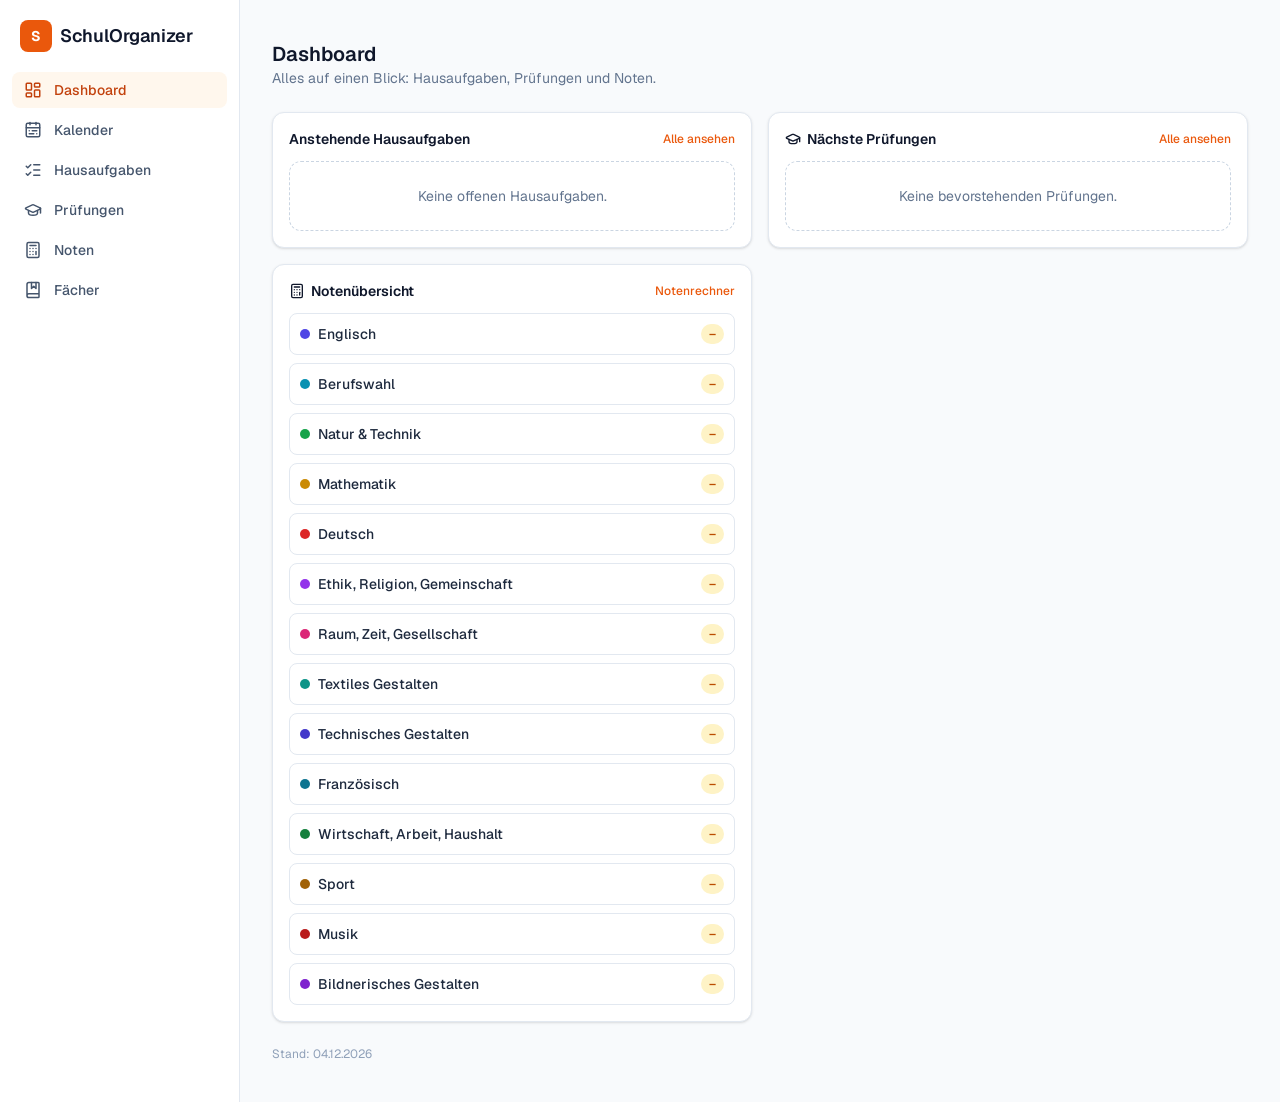
<file: index.html>
<!DOCTYPE html><html lang="de-CH" class="geist_a71539c9-module__T19VSG__variable geist_mono_8d43a2aa-module__8Li5zG__variable h-full antialiased"><head><meta charSet="utf-8"/><meta name="viewport" content="width=device-width, initial-scale=1, maximum-scale=1"/><link rel="preload" href="/_next/static/media/797e433ab948586e-s.p.0r6juujl39pe6.woff2" as="font" crossorigin="" type="font/woff2"/><link rel="preload" href="/_next/static/media/caa3a2e1cccd8315-s.p.0wgildi0cnwt9.woff2" as="font" crossorigin="" type="font/woff2"/><link rel="stylesheet" href="/_next/static/chunks/31s3ppngjun37.css" data-precedence="next"/><link rel="preload" as="script" fetchPriority="low" href="/_next/static/chunks/310vm2bl3xxpt.js"/><script src="/_next/static/chunks/2mmpezlrfmbu5.js" async=""></script><script src="/_next/static/chunks/1mh6a-0e61pyc.js" async=""></script><script src="/_next/static/chunks/2_2-1c0c4snqt.js" async=""></script><script src="/_next/static/chunks/turbopack-2szx5gqh_x_z2.js" async=""></script><script src="/_next/static/chunks/29ljb152yaqt8.js" async=""></script><script src="/_next/static/chunks/3sgnv-wjje497.js" async=""></script><script src="/_next/static/chunks/3003vycwhgsbz.js" async=""></script><meta name="theme-color" content="#f97316"/><title>SchulOrganizer</title><meta name="description" content="Kalender, Hausaufgaben, Prüfungsplaner und Notenrechner in einer App."/><meta name="application-name" content="SchulOrganizer"/><link rel="manifest" href="/manifest.webmanifest"/><meta name="mobile-web-app-capable" content="yes"/><meta name="apple-mobile-web-app-title" content="SchulOrganizer"/><meta name="apple-mobile-web-app-status-bar-style" content="default"/><link rel="icon" href="/favicon.ico?favicon.2vob68tjqpejf.ico" sizes="256x256" type="image/x-icon"/><link rel="icon" href="/icons/favicon-16.png" sizes="16x16" type="image/png"/><link rel="icon" href="/icons/favicon-32.png" sizes="32x32" type="image/png"/><link rel="icon" href="/icons/icon-192.png" sizes="192x192" type="image/png"/><link rel="apple-touch-icon" href="/icons/apple-touch-icon.png" sizes="180x180" type="image/png"/><meta name="next-size-adjust" content=""/><script src="/_next/static/chunks/0cz1d0mv5g_q7.js" noModule=""></script></head><body class="min-h-full flex flex-col bg-slate-50 text-slate-900 dark:bg-slate-950 dark:text-slate-100"><div hidden=""><!--$--><!--/$--></div><div class="flex min-h-screen w-full flex-col md:flex-row"><aside class="hidden w-60 shrink-0 border-r border-slate-200 bg-white md:flex md:flex-col dark:border-slate-800 dark:bg-slate-900"><div class="flex items-center gap-2 px-5 py-5"><span class="flex h-8 w-8 items-center justify-center rounded-lg bg-indigo-600 text-sm font-bold text-white">S</span><span class="text-lg font-semibold text-slate-900 dark:text-white">SchulOrganizer</span></div><nav class="flex flex-1 flex-col gap-1 px-3"><a class="flex items-center gap-3 rounded-lg px-3 py-2 text-sm font-medium transition-colors bg-indigo-50 text-indigo-700 dark:bg-indigo-950 dark:text-indigo-300" href="/"><svg xmlns="http://www.w3.org/2000/svg" width="18" height="18" viewBox="0 0 24 24" fill="none" stroke="currentColor" stroke-width="2" stroke-linecap="round" stroke-linejoin="round" class="lucide lucide-layout-dashboard" aria-hidden="true"><rect width="7" height="9" x="3" y="3" rx="1"></rect><rect width="7" height="5" x="14" y="3" rx="1"></rect><rect width="7" height="9" x="14" y="12" rx="1"></rect><rect width="7" height="5" x="3" y="16" rx="1"></rect></svg>Dashboard</a><a class="flex items-center gap-3 rounded-lg px-3 py-2 text-sm font-medium transition-colors text-slate-600 hover:bg-slate-100 dark:text-slate-400 dark:hover:bg-slate-800" href="/kalender"><svg xmlns="http://www.w3.org/2000/svg" width="18" height="18" viewBox="0 0 24 24" fill="none" stroke="currentColor" stroke-width="2" stroke-linecap="round" stroke-linejoin="round" class="lucide lucide-calendar-range" aria-hidden="true"><rect x="3" y="3" width="18" height="18" rx="2"></rect><path d="M16 2v3"></path><path d="M3 9h18"></path><path d="M8 2v3"></path><path d="M17 13h-6"></path><path d="M13 17H7"></path><path d="M7 13h.01"></path><path d="M17 17h.01"></path></svg>Kalender</a><a class="flex items-center gap-3 rounded-lg px-3 py-2 text-sm font-medium transition-colors text-slate-600 hover:bg-slate-100 dark:text-slate-400 dark:hover:bg-slate-800" href="/hausaufgaben"><svg xmlns="http://www.w3.org/2000/svg" width="18" height="18" viewBox="0 0 24 24" fill="none" stroke="currentColor" stroke-width="2" stroke-linecap="round" stroke-linejoin="round" class="lucide lucide-list-checks" aria-hidden="true"><path d="M13 5h8"></path><path d="M13 12h8"></path><path d="M13 19h8"></path><path d="m3 17 2 2 4-4"></path><path d="m3 7 2 2 4-4"></path></svg>Hausaufgaben</a><a class="flex items-center gap-3 rounded-lg px-3 py-2 text-sm font-medium transition-colors text-slate-600 hover:bg-slate-100 dark:text-slate-400 dark:hover:bg-slate-800" href="/pruefungen"><svg xmlns="http://www.w3.org/2000/svg" width="18" height="18" viewBox="0 0 24 24" fill="none" stroke="currentColor" stroke-width="2" stroke-linecap="round" stroke-linejoin="round" class="lucide lucide-graduation-cap" aria-hidden="true"><path d="M21.42 10.922a1 1 0 0 0-.019-1.838L12.83 5.18a2 2 0 0 0-1.66 0L2.6 9.08a1 1 0 0 0 0 1.832l8.57 3.908a2 2 0 0 0 1.66 0z"></path><path d="M22 10v6"></path><path d="M6 12.5V16a6 3 0 0 0 12 0v-3.5"></path></svg>Prüfungen</a><a class="flex items-center gap-3 rounded-lg px-3 py-2 text-sm font-medium transition-colors text-slate-600 hover:bg-slate-100 dark:text-slate-400 dark:hover:bg-slate-800" href="/noten"><svg xmlns="http://www.w3.org/2000/svg" width="18" height="18" viewBox="0 0 24 24" fill="none" stroke="currentColor" stroke-width="2" stroke-linecap="round" stroke-linejoin="round" class="lucide lucide-calculator" aria-hidden="true"><rect width="16" height="20" x="4" y="2" rx="2"></rect><line x1="8" x2="16" y1="6" y2="6"></line><line x1="16" x2="16" y1="14" y2="18"></line><path d="M16 10h.01"></path><path d="M12 10h.01"></path><path d="M8 10h.01"></path><path d="M12 14h.01"></path><path d="M8 14h.01"></path><path d="M12 18h.01"></path><path d="M8 18h.01"></path></svg>Noten</a><a class="flex items-center gap-3 rounded-lg px-3 py-2 text-sm font-medium transition-colors text-slate-600 hover:bg-slate-100 dark:text-slate-400 dark:hover:bg-slate-800" href="/faecher"><svg xmlns="http://www.w3.org/2000/svg" width="18" height="18" viewBox="0 0 24 24" fill="none" stroke="currentColor" stroke-width="2" stroke-linecap="round" stroke-linejoin="round" class="lucide lucide-book-marked" aria-hidden="true"><path d="M10 2v8l3-3 3 3V2"></path><path d="M4 19.5v-15A2.5 2.5 0 0 1 6.5 2H19a1 1 0 0 1 1 1v18a1 1 0 0 1-1 1H6.5a1 1 0 0 1 0-5H20"></path></svg>Fächer</a></nav></aside><header class="flex items-center gap-2 border-b border-slate-200 bg-white px-4 py-3 md:hidden dark:border-slate-800 dark:bg-slate-900"><span class="flex h-7 w-7 items-center justify-center rounded-md bg-indigo-600 text-xs font-bold text-white">S</span><span class="text-base font-semibold text-slate-900 dark:text-white">SchulOrganizer</span></header><main class="min-w-0 flex-1 pb-20 md:pb-0"><div class="mx-auto max-w-6xl px-4 py-6 md:px-8 md:py-10"><div class="mb-6"><h1 class="text-xl font-semibold text-slate-900 dark:text-white">Dashboard</h1><p class="text-sm text-slate-500 dark:text-slate-400">Alles auf einen Blick: Hausaufgaben, Prüfungen und Noten.</p></div><div class="grid gap-4 md:grid-cols-2"><div class="rounded-xl border border-slate-200 bg-white p-4 shadow-sm dark:border-slate-800 dark:bg-slate-900"><div class="mb-3 flex items-center justify-between"><h2 class="text-sm font-semibold text-slate-900 dark:text-white">Anstehende Hausaufgaben</h2><a class="text-xs font-medium text-indigo-600 hover:underline dark:text-indigo-400" href="/hausaufgaben">Alle ansehen</a></div><div class="rounded-xl border border-dashed border-slate-300 p-6 text-center text-sm text-slate-500 dark:border-slate-700 dark:text-slate-400">Keine offenen Hausaufgaben.</div></div><div class="rounded-xl border border-slate-200 bg-white p-4 shadow-sm dark:border-slate-800 dark:bg-slate-900"><div class="mb-3 flex items-center justify-between"><h2 class="flex items-center gap-1.5 text-sm font-semibold text-slate-900 dark:text-white"><svg xmlns="http://www.w3.org/2000/svg" width="16" height="16" viewBox="0 0 24 24" fill="none" stroke="currentColor" stroke-width="2" stroke-linecap="round" stroke-linejoin="round" class="lucide lucide-graduation-cap" aria-hidden="true"><path d="M21.42 10.922a1 1 0 0 0-.019-1.838L12.83 5.18a2 2 0 0 0-1.66 0L2.6 9.08a1 1 0 0 0 0 1.832l8.57 3.908a2 2 0 0 0 1.66 0z"></path><path d="M22 10v6"></path><path d="M6 12.5V16a6 3 0 0 0 12 0v-3.5"></path></svg> Nächste Prüfungen</h2><a class="text-xs font-medium text-indigo-600 hover:underline dark:text-indigo-400" href="/pruefungen">Alle ansehen</a></div><div class="rounded-xl border border-dashed border-slate-300 p-6 text-center text-sm text-slate-500 dark:border-slate-700 dark:text-slate-400">Keine bevorstehenden Prüfungen.</div></div><div class="rounded-xl border border-slate-200 bg-white p-4 shadow-sm dark:border-slate-800 dark:bg-slate-900"><div class="mb-3 flex items-center justify-between"><h2 class="flex items-center gap-1.5 text-sm font-semibold text-slate-900 dark:text-white"><svg xmlns="http://www.w3.org/2000/svg" width="16" height="16" viewBox="0 0 24 24" fill="none" stroke="currentColor" stroke-width="2" stroke-linecap="round" stroke-linejoin="round" class="lucide lucide-calculator" aria-hidden="true"><rect width="16" height="20" x="4" y="2" rx="2"></rect><line x1="8" x2="16" y1="6" y2="6"></line><line x1="16" x2="16" y1="14" y2="18"></line><path d="M16 10h.01"></path><path d="M12 10h.01"></path><path d="M8 10h.01"></path><path d="M12 14h.01"></path><path d="M8 14h.01"></path><path d="M12 18h.01"></path><path d="M8 18h.01"></path></svg> Notenübersicht</h2><a class="text-xs font-medium text-indigo-600 hover:underline dark:text-indigo-400" href="/noten">Notenrechner</a></div><ul class="space-y-2"><li class="flex items-center justify-between gap-2 rounded-lg border border-slate-200 p-2.5 dark:border-slate-800"><div class="flex items-center gap-2"><span class="inline-block h-2.5 w-2.5 shrink-0 rounded-full" style="background-color:#4f46e5"></span><span class="text-sm font-medium text-slate-800 dark:text-slate-100">Englisch</span></div><span class="rounded-full px-2 py-0.5 text-xs font-semibold bg-amber-100 dark:bg-amber-950 text-amber-700 dark:text-amber-400">–</span></li><li class="flex items-center justify-between gap-2 rounded-lg border border-slate-200 p-2.5 dark:border-slate-800"><div class="flex items-center gap-2"><span class="inline-block h-2.5 w-2.5 shrink-0 rounded-full" style="background-color:#0891b2"></span><span class="text-sm font-medium text-slate-800 dark:text-slate-100">Berufswahl</span></div><span class="rounded-full px-2 py-0.5 text-xs font-semibold bg-amber-100 dark:bg-amber-950 text-amber-700 dark:text-amber-400">–</span></li><li class="flex items-center justify-between gap-2 rounded-lg border border-slate-200 p-2.5 dark:border-slate-800"><div class="flex items-center gap-2"><span class="inline-block h-2.5 w-2.5 shrink-0 rounded-full" style="background-color:#16a34a"></span><span class="text-sm font-medium text-slate-800 dark:text-slate-100">Natur &amp; Technik</span></div><span class="rounded-full px-2 py-0.5 text-xs font-semibold bg-amber-100 dark:bg-amber-950 text-amber-700 dark:text-amber-400">–</span></li><li class="flex items-center justify-between gap-2 rounded-lg border border-slate-200 p-2.5 dark:border-slate-800"><div class="flex items-center gap-2"><span class="inline-block h-2.5 w-2.5 shrink-0 rounded-full" style="background-color:#ca8a04"></span><span class="text-sm font-medium text-slate-800 dark:text-slate-100">Mathematik</span></div><span class="rounded-full px-2 py-0.5 text-xs font-semibold bg-amber-100 dark:bg-amber-950 text-amber-700 dark:text-amber-400">–</span></li><li class="flex items-center justify-between gap-2 rounded-lg border border-slate-200 p-2.5 dark:border-slate-800"><div class="flex items-center gap-2"><span class="inline-block h-2.5 w-2.5 shrink-0 rounded-full" style="background-color:#dc2626"></span><span class="text-sm font-medium text-slate-800 dark:text-slate-100">Deutsch</span></div><span class="rounded-full px-2 py-0.5 text-xs font-semibold bg-amber-100 dark:bg-amber-950 text-amber-700 dark:text-amber-400">–</span></li><li class="flex items-center justify-between gap-2 rounded-lg border border-slate-200 p-2.5 dark:border-slate-800"><div class="flex items-center gap-2"><span class="inline-block h-2.5 w-2.5 shrink-0 rounded-full" style="background-color:#9333ea"></span><span class="text-sm font-medium text-slate-800 dark:text-slate-100">Ethik, Religion, Gemeinschaft</span></div><span class="rounded-full px-2 py-0.5 text-xs font-semibold bg-amber-100 dark:bg-amber-950 text-amber-700 dark:text-amber-400">–</span></li><li class="flex items-center justify-between gap-2 rounded-lg border border-slate-200 p-2.5 dark:border-slate-800"><div class="flex items-center gap-2"><span class="inline-block h-2.5 w-2.5 shrink-0 rounded-full" style="background-color:#db2777"></span><span class="text-sm font-medium text-slate-800 dark:text-slate-100">Raum, Zeit, Gesellschaft</span></div><span class="rounded-full px-2 py-0.5 text-xs font-semibold bg-amber-100 dark:bg-amber-950 text-amber-700 dark:text-amber-400">–</span></li><li class="flex items-center justify-between gap-2 rounded-lg border border-slate-200 p-2.5 dark:border-slate-800"><div class="flex items-center gap-2"><span class="inline-block h-2.5 w-2.5 shrink-0 rounded-full" style="background-color:#0d9488"></span><span class="text-sm font-medium text-slate-800 dark:text-slate-100">Textiles Gestalten</span></div><span class="rounded-full px-2 py-0.5 text-xs font-semibold bg-amber-100 dark:bg-amber-950 text-amber-700 dark:text-amber-400">–</span></li><li class="flex items-center justify-between gap-2 rounded-lg border border-slate-200 p-2.5 dark:border-slate-800"><div class="flex items-center gap-2"><span class="inline-block h-2.5 w-2.5 shrink-0 rounded-full" style="background-color:#4338ca"></span><span class="text-sm font-medium text-slate-800 dark:text-slate-100">Technisches Gestalten</span></div><span class="rounded-full px-2 py-0.5 text-xs font-semibold bg-amber-100 dark:bg-amber-950 text-amber-700 dark:text-amber-400">–</span></li><li class="flex items-center justify-between gap-2 rounded-lg border border-slate-200 p-2.5 dark:border-slate-800"><div class="flex items-center gap-2"><span class="inline-block h-2.5 w-2.5 shrink-0 rounded-full" style="background-color:#0e7490"></span><span class="text-sm font-medium text-slate-800 dark:text-slate-100">Französisch</span></div><span class="rounded-full px-2 py-0.5 text-xs font-semibold bg-amber-100 dark:bg-amber-950 text-amber-700 dark:text-amber-400">–</span></li><li class="flex items-center justify-between gap-2 rounded-lg border border-slate-200 p-2.5 dark:border-slate-800"><div class="flex items-center gap-2"><span class="inline-block h-2.5 w-2.5 shrink-0 rounded-full" style="background-color:#15803d"></span><span class="text-sm font-medium text-slate-800 dark:text-slate-100">Wirtschaft, Arbeit, Haushalt</span></div><span class="rounded-full px-2 py-0.5 text-xs font-semibold bg-amber-100 dark:bg-amber-950 text-amber-700 dark:text-amber-400">–</span></li><li class="flex items-center justify-between gap-2 rounded-lg border border-slate-200 p-2.5 dark:border-slate-800"><div class="flex items-center gap-2"><span class="inline-block h-2.5 w-2.5 shrink-0 rounded-full" style="background-color:#a16207"></span><span class="text-sm font-medium text-slate-800 dark:text-slate-100">Sport</span></div><span class="rounded-full px-2 py-0.5 text-xs font-semibold bg-amber-100 dark:bg-amber-950 text-amber-700 dark:text-amber-400">–</span></li><li class="flex items-center justify-between gap-2 rounded-lg border border-slate-200 p-2.5 dark:border-slate-800"><div class="flex items-center gap-2"><span class="inline-block h-2.5 w-2.5 shrink-0 rounded-full" style="background-color:#b91c1c"></span><span class="text-sm font-medium text-slate-800 dark:text-slate-100">Musik</span></div><span class="rounded-full px-2 py-0.5 text-xs font-semibold bg-amber-100 dark:bg-amber-950 text-amber-700 dark:text-amber-400">–</span></li><li class="flex items-center justify-between gap-2 rounded-lg border border-slate-200 p-2.5 dark:border-slate-800"><div class="flex items-center gap-2"><span class="inline-block h-2.5 w-2.5 shrink-0 rounded-full" style="background-color:#7e22ce"></span><span class="text-sm font-medium text-slate-800 dark:text-slate-100">Bildnerisches Gestalten</span></div><span class="rounded-full px-2 py-0.5 text-xs font-semibold bg-amber-100 dark:bg-amber-950 text-amber-700 dark:text-amber-400">–</span></li></ul></div></div><p class="mt-6 text-xs text-slate-400 dark:text-slate-600">Stand: <!-- -->05.09.2026</p></div><!--$--><!--/$--></main><nav class="fixed inset-x-0 bottom-0 z-10 flex overflow-x-auto border-t border-slate-200 bg-white/95 backdrop-blur md:hidden dark:border-slate-800 dark:bg-slate-900/95"><a class="flex min-w-[64px] flex-1 flex-col items-center gap-0.5 py-2 text-[11px] font-medium whitespace-nowrap text-indigo-600 dark:text-indigo-400" href="/"><svg xmlns="http://www.w3.org/2000/svg" width="20" height="20" viewBox="0 0 24 24" fill="none" stroke="currentColor" stroke-width="2" stroke-linecap="round" stroke-linejoin="round" class="lucide lucide-layout-dashboard" aria-hidden="true"><rect width="7" height="9" x="3" y="3" rx="1"></rect><rect width="7" height="5" x="14" y="3" rx="1"></rect><rect width="7" height="9" x="14" y="12" rx="1"></rect><rect width="7" height="5" x="3" y="16" rx="1"></rect></svg>Dashboard</a><a class="flex min-w-[64px] flex-1 flex-col items-center gap-0.5 py-2 text-[11px] font-medium whitespace-nowrap text-slate-500 dark:text-slate-400" href="/kalender"><svg xmlns="http://www.w3.org/2000/svg" width="20" height="20" viewBox="0 0 24 24" fill="none" stroke="currentColor" stroke-width="2" stroke-linecap="round" stroke-linejoin="round" class="lucide lucide-calendar-range" aria-hidden="true"><rect x="3" y="3" width="18" height="18" rx="2"></rect><path d="M16 2v3"></path><path d="M3 9h18"></path><path d="M8 2v3"></path><path d="M17 13h-6"></path><path d="M13 17H7"></path><path d="M7 13h.01"></path><path d="M17 17h.01"></path></svg>Kalender</a><a class="flex min-w-[64px] flex-1 flex-col items-center gap-0.5 py-2 text-[11px] font-medium whitespace-nowrap text-slate-500 dark:text-slate-400" href="/hausaufgaben"><svg xmlns="http://www.w3.org/2000/svg" width="20" height="20" viewBox="0 0 24 24" fill="none" stroke="currentColor" stroke-width="2" stroke-linecap="round" stroke-linejoin="round" class="lucide lucide-list-checks" aria-hidden="true"><path d="M13 5h8"></path><path d="M13 12h8"></path><path d="M13 19h8"></path><path d="m3 17 2 2 4-4"></path><path d="m3 7 2 2 4-4"></path></svg>Hausaufgaben</a><a class="flex min-w-[64px] flex-1 flex-col items-center gap-0.5 py-2 text-[11px] font-medium whitespace-nowrap text-slate-500 dark:text-slate-400" href="/pruefungen"><svg xmlns="http://www.w3.org/2000/svg" width="20" height="20" viewBox="0 0 24 24" fill="none" stroke="currentColor" stroke-width="2" stroke-linecap="round" stroke-linejoin="round" class="lucide lucide-graduation-cap" aria-hidden="true"><path d="M21.42 10.922a1 1 0 0 0-.019-1.838L12.83 5.18a2 2 0 0 0-1.66 0L2.6 9.08a1 1 0 0 0 0 1.832l8.57 3.908a2 2 0 0 0 1.66 0z"></path><path d="M22 10v6"></path><path d="M6 12.5V16a6 3 0 0 0 12 0v-3.5"></path></svg>Prüfungen</a><a class="flex min-w-[64px] flex-1 flex-col items-center gap-0.5 py-2 text-[11px] font-medium whitespace-nowrap text-slate-500 dark:text-slate-400" href="/noten"><svg xmlns="http://www.w3.org/2000/svg" width="20" height="20" viewBox="0 0 24 24" fill="none" stroke="currentColor" stroke-width="2" stroke-linecap="round" stroke-linejoin="round" class="lucide lucide-calculator" aria-hidden="true"><rect width="16" height="20" x="4" y="2" rx="2"></rect><line x1="8" x2="16" y1="6" y2="6"></line><line x1="16" x2="16" y1="14" y2="18"></line><path d="M16 10h.01"></path><path d="M12 10h.01"></path><path d="M8 10h.01"></path><path d="M12 14h.01"></path><path d="M8 14h.01"></path><path d="M12 18h.01"></path><path d="M8 18h.01"></path></svg>Noten</a><a class="flex min-w-[64px] flex-1 flex-col items-center gap-0.5 py-2 text-[11px] font-medium whitespace-nowrap text-slate-500 dark:text-slate-400" href="/faecher"><svg xmlns="http://www.w3.org/2000/svg" width="20" height="20" viewBox="0 0 24 24" fill="none" stroke="currentColor" stroke-width="2" stroke-linecap="round" stroke-linejoin="round" class="lucide lucide-book-marked" aria-hidden="true"><path d="M10 2v8l3-3 3 3V2"></path><path d="M4 19.5v-15A2.5 2.5 0 0 1 6.5 2H19a1 1 0 0 1 1 1v18a1 1 0 0 1-1 1H6.5a1 1 0 0 1 0-5H20"></path></svg>Fächer</a></nav></div><script src="/_next/static/chunks/310vm2bl3xxpt.js" id="_R_" async=""></script><script>(self.__next_f=self.__next_f||[]).push([0])</script><script>self.__next_f.push([1,"1:\"$Sreact.fragment\"\n2:I[36385,[\"/_next/static/chunks/29ljb152yaqt8.js\",\"/_next/static/chunks/3sgnv-wjje497.js\"],\"StoreHydration\"]\n3:I[51238,[\"/_next/static/chunks/29ljb152yaqt8.js\",\"/_next/static/chunks/3sgnv-wjje497.js\"],\"ServiceWorkerRegister\"]\n4:I[63141,[\"/_next/static/chunks/29ljb152yaqt8.js\",\"/_next/static/chunks/3sgnv-wjje497.js\"],\"AppShell\"]\n5:I[39756,[\"/_next/static/chunks/29ljb152yaqt8.js\",\"/_next/static/chunks/3sgnv-wjje497.js\"],\"default\"]\n6:I[37457,[\"/_next/static/chunks/29ljb152yaqt8.js\",\"/_next/static/chunks/3sgnv-wjje497.js\"],\"default\"]\n7:I[47257,[\"/_next/static/chunks/29ljb152yaqt8.js\",\"/_next/static/chunks/3sgnv-wjje497.js\"],\"ClientPageRoot\"]\n8:I[52683,[\"/_next/static/chunks/29ljb152yaqt8.js\",\"/_next/static/chunks/3sgnv-wjje497.js\",\"/_next/static/chunks/3003vycwhgsbz.js\"],\"default\"]\nb:I[97367,[\"/_next/static/chunks/29ljb152yaqt8.js\",\"/_next/static/chunks/3sgnv-wjje497.js\"],\"OutletBoundary\"]\nc:\"$Sreact.suspense\"\ne:I[97367,[\"/_next/static/chunks/29ljb152yaqt8.js\",\"/_next/static/chunks/3sgnv-wjje497.js\"],\"ViewportBoundary\"]\n10:I[97367,[\"/_next/static/chunks/29ljb152yaqt8.js\",\"/_next/static/chunks/3sgnv-wjje497.js\"],\"MetadataBoundary\"]\n12:I[68027,[\"/_next/static/chunks/29ljb152yaqt8.js\",\"/_next/static/chunks/3sgnv-wjje497.js\"],\"default\",1]\n:HL[\"/_next/static/chunks/31s3ppngjun37.css\",\"style\"]\n:HL[\"/_next/static/media/797e433ab948586e-s.p.0r6juujl39pe6.woff2\",\"font\",{\"crossOrigin\":\"\",\"type\":\"font/woff2\"}]\n:HL[\"/_next/static/media/caa3a2e1cccd8315-s.p.0wgildi0cnwt9.woff2\",\"font\",{\"crossOrigin\":\"\",\"type\":\"font/woff2\"}]\n0:{\"P\":null,\"c\":[\"\",\"\"],\"q\":\"\",\"i\":false,\"f\":[[[\"\",{\"children\":[\"__PAGE__\",{},\"$undefined\",\"$undefined\",4608]},\"$undefined\",\"$undefined\",4624],[[\"$\",\"$1\",\"c\",{\"children\":[[[\"$\",\"link\",\"0\",{\"rel\":\"stylesheet\",\"href\":\"/_next/static/chunks/31s3ppngjun37.css\",\"precedence\":\"next\",\"crossOrigin\":\"$undefined\",\"nonce\":\"$undefined\"}],[\"$\",\"script\",\"script-0\",{\"src\":\"/_next/static/chunks/29ljb152yaqt8.js\",\"async\":true,\"nonce\":\"$undefined\"}],[\"$\",\"script\",\"script-1\",{\"src\":\"/_next/static/chunks/3sgnv-wjje497.js\",\"async\":true,\"nonce\":\"$undefined\"}]],[\"$\",\"html\",null,{\"lang\":\"de-CH\",\"className\":\"geist_a71539c9-module__T19VSG__variable geist_mono_8d43a2aa-module__8Li5zG__variable h-full antialiased\",\"children\":[\"$\",\"body\",null,{\"className\":\"min-h-full flex flex-col bg-slate-50 text-slate-900 dark:bg-slate-950 dark:text-slate-100\",\"children\":[[\"$\",\"$L2\",null,{}],[\"$\",\"$L3\",null,{}],[\"$\",\"$L4\",null,{\"children\":[\"$\",\"$L5\",null,{\"parallelRouterKey\":\"children\",\"error\":\"$undefined\",\"errorStyles\":\"$undefined\",\"errorScripts\":\"$undefined\",\"template\":[\"$\",\"$L6\",null,{}],\"templateStyles\":\"$undefined\",\"templateScripts\":\"$undefined\",\"notFound\":[[[\"$\",\"title\",null,{\"children\":\"404: This page could not be found.\"}],[\"$\",\"div\",null,{\"style\":{\"fontFamily\":\"system-ui,\\\"Segoe UI\\\",Roboto,Helvetica,Arial,sans-serif,\\\"Apple Color Emoji\\\",\\\"Segoe UI Emoji\\\"\",\"height\":\"100vh\",\"textAlign\":\"center\",\"display\":\"flex\",\"flexDirection\":\"column\",\"alignItems\":\"center\",\"justifyContent\":\"center\"},\"children\":[\"$\",\"div\",null,{\"children\":[[\"$\",\"style\",null,{\"dangerouslySetInnerHTML\":{\"__html\":\"body{color:#000;background:#fff;margin:0}.next-error-h1{border-right:1px solid rgba(0,0,0,.3)}@media (prefers-color-scheme:dark){body{color:#fff;background:#000}.next-error-h1{border-right:1px solid rgba(255,255,255,.3)}}\"}}],[\"$\",\"h1\",null,{\"className\":\"next-error-h1\",\"style\":{\"display\":\"inline-block\",\"margin\":\"0 20px 0 0\",\"padding\":\"0 23px 0 0\",\"fontSize\":24,\"fontWeight\":500,\"verticalAlign\":\"top\",\"lineHeight\":\"49px\"},\"children\":404}],[\"$\",\"div\",null,{\"style\":{\"display\":\"inline-block\"},\"children\":[\"$\",\"h2\",null,{\"style\":{\"fontSize\":14,\"fontWeight\":400,\"lineHeight\":\"49px\",\"margin\":0},\"children\":\"This page could not be found.\"}]}]]}]}]],[]],\"forbidden\":\"$undefined\",\"unauthorized\":\"$undefined\"}]}]]}]}]]}],{\"children\":[[\"$\",\"$1\",\"c\",{\"children\":[[\"$\",\"$L7\",null,{\"Component\":\"$8\",\"serverProvidedParams\":{\"searchParams\":{},\"params\":{},\"promises\":[\"$@9\",\"$@a\"]}}],[[\"$\",\"script\",\"script-0\",{\"src\":\"/_next/static/chunks/3003vycwhgsbz.js\",\"async\":true,\"nonce\":\"$undefined\"}]],[\"$\",\"$Lb\",null,{\"children\":[\"$\",\"$c\",null,{\"name\":\"Next.MetadataOutlet\",\"children\":\"$@d\"}]}]]}],{},null,false,null]},null,false,null],[\"$\",\"$1\",\"h\",{\"children\":[null,[\"$\",\"$Le\",null,{\"children\":\"$Lf\"}],[\"$\",\"div\",null,{\"hidden\":true,\"children\":[\"$\",\"$L10\",null,{\"children\":[\"$\",\"$c\",null,{\"name\":\"Next.Metadata\",\"children\":\"$L11\"}]}]}],[\"$\",\"meta\",null,{\"name\":\"next-size-adjust\",\"content\":\"\"}]]}],false]],\"m\":\"$undefined\",\"G\":[\"$12\",[[\"$\",\"link\",\"0\",{\"rel\":\"stylesheet\",\"href\":\"/_next/static/chunks/31s3ppngjun37.css\",\"precedence\":\"next\",\"crossOrigin\":\"$undefined\",\"nonce\":\"$undefined\"}]]],\"S\":true,\"h\":null,\"r\":\"$undefined\",\"s\":\"$undefined\",\"a\":\"$undefined\",\"l\":\"$undefined\",\"p\":\"$undefined\",\"d\":\"$undefined\",\"b\":\"g5WjnunQbTwTBvkSSYUSl\"}\n9:{}\na:\"$0:f:0:1:1:children:0:props:children:0:props:serverProvidedParams:params\"\nf:[[\"$\",\"meta\",\"0\",{\"charSet\":\"utf-8\"}],[\"$\",\"meta\",\"1\",{\"name\":\"viewport\",\"content\":\"width=device-width, initial-scale=1, maximum-scale=1\"}],[\"$\",\"meta\",\"2\",{\"name\":\"theme-color\",\"content\":\"#f97316\"}]]\n13:I[27201,[\"/_next/static/chunks/29ljb152yaqt8.js\",\"/_next/static/chunks/3sgnv-wjje497.js\"],\"IconMark\"]\nd:null\n11:[[\"$\",\"title\",\"0\",{\"children\":\"SchulOrganizer\"}],[\"$\",\"meta\",\"1\",{\"name\":\"description\",\"content\":\"Kalender, Hausaufgaben, Prüfungsplaner und Notenrechner in einer App.\"}],[\"$\",\"meta\",\"2\",{\"name\":\"application-name\",\"content\":\"SchulOrganizer\"}],[\"$\",\"link\",\"3\",{\"rel\":\"manifest\",\"href\":\"/manifest.webmanifest\",\"crossOrigin\":\"$undefined\"}],[\"$\",\"meta\",\"4\",{\"name\":\"mobile-web-app-capable\",\"content\":\"yes\"}],[\"$\",\"meta\",\"5\",{\"name\":\"apple-mobile-web-app-title\",\"content\":\"SchulOrganizer\"}],[\"$\",\"meta\",\"6\",{\"name\":\"apple-mobile-web-app-status-bar-style\",\"content\":\"default\"}],[\"$\",\"link\",\"7\",{\"rel\":\"icon\",\"href\":\"/favicon.ico?favicon.2vob68tjqpejf.ico\",\"sizes\":\"256x256\",\"type\":\"image/x-icon\"}],[\"$\",\"link\",\"8\",{\"rel\":\"icon\",\"href\":\"/icons/favicon-16.png\",\"sizes\":\"16x16\",\"type\":\"image/png\"}],[\"$\",\"link\",\"9\",{\"rel\":\"icon\",\"href\":\"/icons/favicon-32.png\",\"sizes\":\"32x32\",\"type\":\"image/png\"}],[\"$\",\"link\",\"10\",{\"rel\":\"icon\",\"href\":\"/icons/icon-192.png\",\"sizes\":\"192x192\",\"type\":\"image/png\"}],[\"$\",\"link\",\"11\",{\"rel\":\"apple-touch-icon\",\"href\":\"/icons/apple-touch-icon.png\",\"sizes\":\"180x180\",\"type\":\"image/png\"}],[\"$\",\"$L13\",\"12\",{}]]\n"])</script></body></html>
</file>
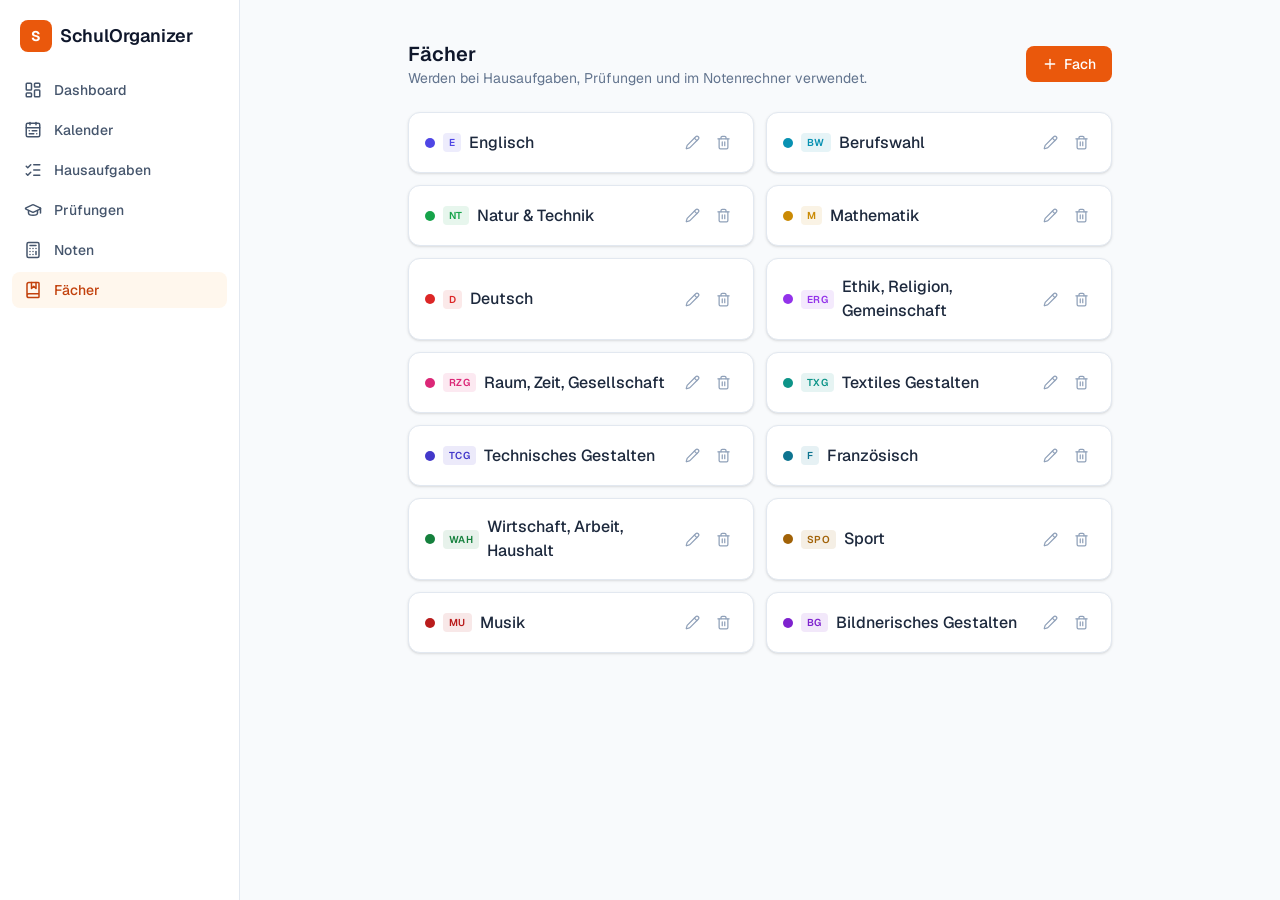
<file: faecher.html>
<!DOCTYPE html><html lang="de-CH" class="geist_a71539c9-module__T19VSG__variable geist_mono_8d43a2aa-module__8Li5zG__variable h-full antialiased"><head><meta charSet="utf-8"/><meta name="viewport" content="width=device-width, initial-scale=1, maximum-scale=1"/><link rel="preload" href="/_next/static/media/797e433ab948586e-s.p.0r6juujl39pe6.woff2" as="font" crossorigin="" type="font/woff2"/><link rel="preload" href="/_next/static/media/caa3a2e1cccd8315-s.p.0wgildi0cnwt9.woff2" as="font" crossorigin="" type="font/woff2"/><link rel="stylesheet" href="/_next/static/chunks/31s3ppngjun37.css" data-precedence="next"/><link rel="preload" as="script" fetchPriority="low" href="/_next/static/chunks/310vm2bl3xxpt.js"/><script src="/_next/static/chunks/2mmpezlrfmbu5.js" async=""></script><script src="/_next/static/chunks/1mh6a-0e61pyc.js" async=""></script><script src="/_next/static/chunks/2_2-1c0c4snqt.js" async=""></script><script src="/_next/static/chunks/turbopack-2szx5gqh_x_z2.js" async=""></script><script src="/_next/static/chunks/29ljb152yaqt8.js" async=""></script><script src="/_next/static/chunks/3sgnv-wjje497.js" async=""></script><script src="/_next/static/chunks/2m18kvw4ephur.js" async=""></script><meta name="theme-color" content="#f97316"/><title>SchulOrganizer</title><meta name="description" content="Kalender, Hausaufgaben, Prüfungsplaner und Notenrechner in einer App."/><meta name="application-name" content="SchulOrganizer"/><link rel="manifest" href="/manifest.webmanifest"/><meta name="mobile-web-app-capable" content="yes"/><meta name="apple-mobile-web-app-title" content="SchulOrganizer"/><meta name="apple-mobile-web-app-status-bar-style" content="default"/><link rel="icon" href="/favicon.ico?favicon.2vob68tjqpejf.ico" sizes="256x256" type="image/x-icon"/><link rel="icon" href="/icons/favicon-16.png" sizes="16x16" type="image/png"/><link rel="icon" href="/icons/favicon-32.png" sizes="32x32" type="image/png"/><link rel="icon" href="/icons/icon-192.png" sizes="192x192" type="image/png"/><link rel="apple-touch-icon" href="/icons/apple-touch-icon.png" sizes="180x180" type="image/png"/><meta name="next-size-adjust" content=""/><script src="/_next/static/chunks/0cz1d0mv5g_q7.js" noModule=""></script></head><body class="min-h-full flex flex-col bg-slate-50 text-slate-900 dark:bg-slate-950 dark:text-slate-100"><div hidden=""><!--$--><!--/$--></div><div class="flex min-h-screen w-full flex-col md:flex-row"><aside class="hidden w-60 shrink-0 border-r border-slate-200 bg-white md:flex md:flex-col dark:border-slate-800 dark:bg-slate-900"><div class="flex items-center gap-2 px-5 py-5"><span class="flex h-8 w-8 items-center justify-center rounded-lg bg-indigo-600 text-sm font-bold text-white">S</span><span class="text-lg font-semibold text-slate-900 dark:text-white">SchulOrganizer</span></div><nav class="flex flex-1 flex-col gap-1 px-3"><a class="flex items-center gap-3 rounded-lg px-3 py-2 text-sm font-medium transition-colors text-slate-600 hover:bg-slate-100 dark:text-slate-400 dark:hover:bg-slate-800" href="/"><svg xmlns="http://www.w3.org/2000/svg" width="18" height="18" viewBox="0 0 24 24" fill="none" stroke="currentColor" stroke-width="2" stroke-linecap="round" stroke-linejoin="round" class="lucide lucide-layout-dashboard" aria-hidden="true"><rect width="7" height="9" x="3" y="3" rx="1"></rect><rect width="7" height="5" x="14" y="3" rx="1"></rect><rect width="7" height="9" x="14" y="12" rx="1"></rect><rect width="7" height="5" x="3" y="16" rx="1"></rect></svg>Dashboard</a><a class="flex items-center gap-3 rounded-lg px-3 py-2 text-sm font-medium transition-colors text-slate-600 hover:bg-slate-100 dark:text-slate-400 dark:hover:bg-slate-800" href="/kalender"><svg xmlns="http://www.w3.org/2000/svg" width="18" height="18" viewBox="0 0 24 24" fill="none" stroke="currentColor" stroke-width="2" stroke-linecap="round" stroke-linejoin="round" class="lucide lucide-calendar-range" aria-hidden="true"><rect x="3" y="3" width="18" height="18" rx="2"></rect><path d="M16 2v3"></path><path d="M3 9h18"></path><path d="M8 2v3"></path><path d="M17 13h-6"></path><path d="M13 17H7"></path><path d="M7 13h.01"></path><path d="M17 17h.01"></path></svg>Kalender</a><a class="flex items-center gap-3 rounded-lg px-3 py-2 text-sm font-medium transition-colors text-slate-600 hover:bg-slate-100 dark:text-slate-400 dark:hover:bg-slate-800" href="/hausaufgaben"><svg xmlns="http://www.w3.org/2000/svg" width="18" height="18" viewBox="0 0 24 24" fill="none" stroke="currentColor" stroke-width="2" stroke-linecap="round" stroke-linejoin="round" class="lucide lucide-list-checks" aria-hidden="true"><path d="M13 5h8"></path><path d="M13 12h8"></path><path d="M13 19h8"></path><path d="m3 17 2 2 4-4"></path><path d="m3 7 2 2 4-4"></path></svg>Hausaufgaben</a><a class="flex items-center gap-3 rounded-lg px-3 py-2 text-sm font-medium transition-colors text-slate-600 hover:bg-slate-100 dark:text-slate-400 dark:hover:bg-slate-800" href="/pruefungen"><svg xmlns="http://www.w3.org/2000/svg" width="18" height="18" viewBox="0 0 24 24" fill="none" stroke="currentColor" stroke-width="2" stroke-linecap="round" stroke-linejoin="round" class="lucide lucide-graduation-cap" aria-hidden="true"><path d="M21.42 10.922a1 1 0 0 0-.019-1.838L12.83 5.18a2 2 0 0 0-1.66 0L2.6 9.08a1 1 0 0 0 0 1.832l8.57 3.908a2 2 0 0 0 1.66 0z"></path><path d="M22 10v6"></path><path d="M6 12.5V16a6 3 0 0 0 12 0v-3.5"></path></svg>Prüfungen</a><a class="flex items-center gap-3 rounded-lg px-3 py-2 text-sm font-medium transition-colors text-slate-600 hover:bg-slate-100 dark:text-slate-400 dark:hover:bg-slate-800" href="/noten"><svg xmlns="http://www.w3.org/2000/svg" width="18" height="18" viewBox="0 0 24 24" fill="none" stroke="currentColor" stroke-width="2" stroke-linecap="round" stroke-linejoin="round" class="lucide lucide-calculator" aria-hidden="true"><rect width="16" height="20" x="4" y="2" rx="2"></rect><line x1="8" x2="16" y1="6" y2="6"></line><line x1="16" x2="16" y1="14" y2="18"></line><path d="M16 10h.01"></path><path d="M12 10h.01"></path><path d="M8 10h.01"></path><path d="M12 14h.01"></path><path d="M8 14h.01"></path><path d="M12 18h.01"></path><path d="M8 18h.01"></path></svg>Noten</a><a class="flex items-center gap-3 rounded-lg px-3 py-2 text-sm font-medium transition-colors bg-indigo-50 text-indigo-700 dark:bg-indigo-950 dark:text-indigo-300" href="/faecher"><svg xmlns="http://www.w3.org/2000/svg" width="18" height="18" viewBox="0 0 24 24" fill="none" stroke="currentColor" stroke-width="2" stroke-linecap="round" stroke-linejoin="round" class="lucide lucide-book-marked" aria-hidden="true"><path d="M10 2v8l3-3 3 3V2"></path><path d="M4 19.5v-15A2.5 2.5 0 0 1 6.5 2H19a1 1 0 0 1 1 1v18a1 1 0 0 1-1 1H6.5a1 1 0 0 1 0-5H20"></path></svg>Fächer</a></nav></aside><header class="flex items-center gap-2 border-b border-slate-200 bg-white px-4 py-3 md:hidden dark:border-slate-800 dark:bg-slate-900"><span class="flex h-7 w-7 items-center justify-center rounded-md bg-indigo-600 text-xs font-bold text-white">S</span><span class="text-base font-semibold text-slate-900 dark:text-white">SchulOrganizer</span></header><main class="min-w-0 flex-1 pb-20 md:pb-0"><div class="mx-auto max-w-3xl px-4 py-6 md:px-8 md:py-10"><div class="mb-6 flex items-center justify-between"><div><h1 class="text-xl font-semibold text-slate-900 dark:text-white">Fächer</h1><p class="text-sm text-slate-500 dark:text-slate-400">Werden bei Hausaufgaben, Prüfungen und im Notenrechner verwendet.</p></div><button class="inline-flex items-center justify-center gap-1.5 rounded-lg font-medium transition-colors disabled:cursor-not-allowed disabled:opacity-50 bg-indigo-600 text-white hover:bg-indigo-500 px-4 py-2 text-sm"><svg xmlns="http://www.w3.org/2000/svg" width="16" height="16" viewBox="0 0 24 24" fill="none" stroke="currentColor" stroke-width="2" stroke-linecap="round" stroke-linejoin="round" class="lucide lucide-plus" aria-hidden="true"><path d="M5 12h14"></path><path d="M12 5v14"></path></svg> Fach</button></div><div class="grid gap-3 sm:grid-cols-2"><div class="rounded-xl border border-slate-200 bg-white p-4 shadow-sm dark:border-slate-800 dark:bg-slate-900 flex items-center justify-between"><div class="flex items-center gap-2"><span class="inline-block h-2.5 w-2.5 shrink-0 rounded-full" style="background-color:#4f46e5"></span><span class="rounded px-1.5 py-0.5 text-[10px] font-semibold tracking-wide uppercase" style="background-color:#4f46e51a;color:#4f46e5">E</span><span class="font-medium text-slate-800 dark:text-slate-100">Englisch</span></div><div class="flex gap-1"><button class="rounded-md p-1.5 text-slate-400 hover:bg-slate-100 hover:text-slate-600 dark:hover:bg-slate-800" aria-label="Bearbeiten"><svg xmlns="http://www.w3.org/2000/svg" width="15" height="15" viewBox="0 0 24 24" fill="none" stroke="currentColor" stroke-width="2" stroke-linecap="round" stroke-linejoin="round" class="lucide lucide-pencil" aria-hidden="true"><path d="M21.174 6.812a1 1 0 0 0-3.986-3.987L3.842 16.174a2 2 0 0 0-.5.83l-1.321 4.352a.5.5 0 0 0 .623.622l4.353-1.32a2 2 0 0 0 .83-.497z"></path><path d="m15 5 4 4"></path></svg></button><button class="rounded-md p-1.5 text-slate-400 hover:bg-red-50 hover:text-red-600 dark:hover:bg-red-950" aria-label="Löschen"><svg xmlns="http://www.w3.org/2000/svg" width="15" height="15" viewBox="0 0 24 24" fill="none" stroke="currentColor" stroke-width="2" stroke-linecap="round" stroke-linejoin="round" class="lucide lucide-trash2 lucide-trash-2" aria-hidden="true"><path d="M10 11v6"></path><path d="M14 11v6"></path><path d="M19 6v14a2 2 0 0 1-2 2H7a2 2 0 0 1-2-2V6"></path><path d="M3 6h18"></path><path d="M8 6V4a2 2 0 0 1 2-2h4a2 2 0 0 1 2 2v2"></path></svg></button></div></div><div class="rounded-xl border border-slate-200 bg-white p-4 shadow-sm dark:border-slate-800 dark:bg-slate-900 flex items-center justify-between"><div class="flex items-center gap-2"><span class="inline-block h-2.5 w-2.5 shrink-0 rounded-full" style="background-color:#0891b2"></span><span class="rounded px-1.5 py-0.5 text-[10px] font-semibold tracking-wide uppercase" style="background-color:#0891b21a;color:#0891b2">BW</span><span class="font-medium text-slate-800 dark:text-slate-100">Berufswahl</span></div><div class="flex gap-1"><button class="rounded-md p-1.5 text-slate-400 hover:bg-slate-100 hover:text-slate-600 dark:hover:bg-slate-800" aria-label="Bearbeiten"><svg xmlns="http://www.w3.org/2000/svg" width="15" height="15" viewBox="0 0 24 24" fill="none" stroke="currentColor" stroke-width="2" stroke-linecap="round" stroke-linejoin="round" class="lucide lucide-pencil" aria-hidden="true"><path d="M21.174 6.812a1 1 0 0 0-3.986-3.987L3.842 16.174a2 2 0 0 0-.5.83l-1.321 4.352a.5.5 0 0 0 .623.622l4.353-1.32a2 2 0 0 0 .83-.497z"></path><path d="m15 5 4 4"></path></svg></button><button class="rounded-md p-1.5 text-slate-400 hover:bg-red-50 hover:text-red-600 dark:hover:bg-red-950" aria-label="Löschen"><svg xmlns="http://www.w3.org/2000/svg" width="15" height="15" viewBox="0 0 24 24" fill="none" stroke="currentColor" stroke-width="2" stroke-linecap="round" stroke-linejoin="round" class="lucide lucide-trash2 lucide-trash-2" aria-hidden="true"><path d="M10 11v6"></path><path d="M14 11v6"></path><path d="M19 6v14a2 2 0 0 1-2 2H7a2 2 0 0 1-2-2V6"></path><path d="M3 6h18"></path><path d="M8 6V4a2 2 0 0 1 2-2h4a2 2 0 0 1 2 2v2"></path></svg></button></div></div><div class="rounded-xl border border-slate-200 bg-white p-4 shadow-sm dark:border-slate-800 dark:bg-slate-900 flex items-center justify-between"><div class="flex items-center gap-2"><span class="inline-block h-2.5 w-2.5 shrink-0 rounded-full" style="background-color:#16a34a"></span><span class="rounded px-1.5 py-0.5 text-[10px] font-semibold tracking-wide uppercase" style="background-color:#16a34a1a;color:#16a34a">NT</span><span class="font-medium text-slate-800 dark:text-slate-100">Natur &amp; Technik</span></div><div class="flex gap-1"><button class="rounded-md p-1.5 text-slate-400 hover:bg-slate-100 hover:text-slate-600 dark:hover:bg-slate-800" aria-label="Bearbeiten"><svg xmlns="http://www.w3.org/2000/svg" width="15" height="15" viewBox="0 0 24 24" fill="none" stroke="currentColor" stroke-width="2" stroke-linecap="round" stroke-linejoin="round" class="lucide lucide-pencil" aria-hidden="true"><path d="M21.174 6.812a1 1 0 0 0-3.986-3.987L3.842 16.174a2 2 0 0 0-.5.83l-1.321 4.352a.5.5 0 0 0 .623.622l4.353-1.32a2 2 0 0 0 .83-.497z"></path><path d="m15 5 4 4"></path></svg></button><button class="rounded-md p-1.5 text-slate-400 hover:bg-red-50 hover:text-red-600 dark:hover:bg-red-950" aria-label="Löschen"><svg xmlns="http://www.w3.org/2000/svg" width="15" height="15" viewBox="0 0 24 24" fill="none" stroke="currentColor" stroke-width="2" stroke-linecap="round" stroke-linejoin="round" class="lucide lucide-trash2 lucide-trash-2" aria-hidden="true"><path d="M10 11v6"></path><path d="M14 11v6"></path><path d="M19 6v14a2 2 0 0 1-2 2H7a2 2 0 0 1-2-2V6"></path><path d="M3 6h18"></path><path d="M8 6V4a2 2 0 0 1 2-2h4a2 2 0 0 1 2 2v2"></path></svg></button></div></div><div class="rounded-xl border border-slate-200 bg-white p-4 shadow-sm dark:border-slate-800 dark:bg-slate-900 flex items-center justify-between"><div class="flex items-center gap-2"><span class="inline-block h-2.5 w-2.5 shrink-0 rounded-full" style="background-color:#ca8a04"></span><span class="rounded px-1.5 py-0.5 text-[10px] font-semibold tracking-wide uppercase" style="background-color:#ca8a041a;color:#ca8a04">M</span><span class="font-medium text-slate-800 dark:text-slate-100">Mathematik</span></div><div class="flex gap-1"><button class="rounded-md p-1.5 text-slate-400 hover:bg-slate-100 hover:text-slate-600 dark:hover:bg-slate-800" aria-label="Bearbeiten"><svg xmlns="http://www.w3.org/2000/svg" width="15" height="15" viewBox="0 0 24 24" fill="none" stroke="currentColor" stroke-width="2" stroke-linecap="round" stroke-linejoin="round" class="lucide lucide-pencil" aria-hidden="true"><path d="M21.174 6.812a1 1 0 0 0-3.986-3.987L3.842 16.174a2 2 0 0 0-.5.83l-1.321 4.352a.5.5 0 0 0 .623.622l4.353-1.32a2 2 0 0 0 .83-.497z"></path><path d="m15 5 4 4"></path></svg></button><button class="rounded-md p-1.5 text-slate-400 hover:bg-red-50 hover:text-red-600 dark:hover:bg-red-950" aria-label="Löschen"><svg xmlns="http://www.w3.org/2000/svg" width="15" height="15" viewBox="0 0 24 24" fill="none" stroke="currentColor" stroke-width="2" stroke-linecap="round" stroke-linejoin="round" class="lucide lucide-trash2 lucide-trash-2" aria-hidden="true"><path d="M10 11v6"></path><path d="M14 11v6"></path><path d="M19 6v14a2 2 0 0 1-2 2H7a2 2 0 0 1-2-2V6"></path><path d="M3 6h18"></path><path d="M8 6V4a2 2 0 0 1 2-2h4a2 2 0 0 1 2 2v2"></path></svg></button></div></div><div class="rounded-xl border border-slate-200 bg-white p-4 shadow-sm dark:border-slate-800 dark:bg-slate-900 flex items-center justify-between"><div class="flex items-center gap-2"><span class="inline-block h-2.5 w-2.5 shrink-0 rounded-full" style="background-color:#dc2626"></span><span class="rounded px-1.5 py-0.5 text-[10px] font-semibold tracking-wide uppercase" style="background-color:#dc26261a;color:#dc2626">D</span><span class="font-medium text-slate-800 dark:text-slate-100">Deutsch</span></div><div class="flex gap-1"><button class="rounded-md p-1.5 text-slate-400 hover:bg-slate-100 hover:text-slate-600 dark:hover:bg-slate-800" aria-label="Bearbeiten"><svg xmlns="http://www.w3.org/2000/svg" width="15" height="15" viewBox="0 0 24 24" fill="none" stroke="currentColor" stroke-width="2" stroke-linecap="round" stroke-linejoin="round" class="lucide lucide-pencil" aria-hidden="true"><path d="M21.174 6.812a1 1 0 0 0-3.986-3.987L3.842 16.174a2 2 0 0 0-.5.83l-1.321 4.352a.5.5 0 0 0 .623.622l4.353-1.32a2 2 0 0 0 .83-.497z"></path><path d="m15 5 4 4"></path></svg></button><button class="rounded-md p-1.5 text-slate-400 hover:bg-red-50 hover:text-red-600 dark:hover:bg-red-950" aria-label="Löschen"><svg xmlns="http://www.w3.org/2000/svg" width="15" height="15" viewBox="0 0 24 24" fill="none" stroke="currentColor" stroke-width="2" stroke-linecap="round" stroke-linejoin="round" class="lucide lucide-trash2 lucide-trash-2" aria-hidden="true"><path d="M10 11v6"></path><path d="M14 11v6"></path><path d="M19 6v14a2 2 0 0 1-2 2H7a2 2 0 0 1-2-2V6"></path><path d="M3 6h18"></path><path d="M8 6V4a2 2 0 0 1 2-2h4a2 2 0 0 1 2 2v2"></path></svg></button></div></div><div class="rounded-xl border border-slate-200 bg-white p-4 shadow-sm dark:border-slate-800 dark:bg-slate-900 flex items-center justify-between"><div class="flex items-center gap-2"><span class="inline-block h-2.5 w-2.5 shrink-0 rounded-full" style="background-color:#9333ea"></span><span class="rounded px-1.5 py-0.5 text-[10px] font-semibold tracking-wide uppercase" style="background-color:#9333ea1a;color:#9333ea">ERG</span><span class="font-medium text-slate-800 dark:text-slate-100">Ethik, Religion, Gemeinschaft</span></div><div class="flex gap-1"><button class="rounded-md p-1.5 text-slate-400 hover:bg-slate-100 hover:text-slate-600 dark:hover:bg-slate-800" aria-label="Bearbeiten"><svg xmlns="http://www.w3.org/2000/svg" width="15" height="15" viewBox="0 0 24 24" fill="none" stroke="currentColor" stroke-width="2" stroke-linecap="round" stroke-linejoin="round" class="lucide lucide-pencil" aria-hidden="true"><path d="M21.174 6.812a1 1 0 0 0-3.986-3.987L3.842 16.174a2 2 0 0 0-.5.83l-1.321 4.352a.5.5 0 0 0 .623.622l4.353-1.32a2 2 0 0 0 .83-.497z"></path><path d="m15 5 4 4"></path></svg></button><button class="rounded-md p-1.5 text-slate-400 hover:bg-red-50 hover:text-red-600 dark:hover:bg-red-950" aria-label="Löschen"><svg xmlns="http://www.w3.org/2000/svg" width="15" height="15" viewBox="0 0 24 24" fill="none" stroke="currentColor" stroke-width="2" stroke-linecap="round" stroke-linejoin="round" class="lucide lucide-trash2 lucide-trash-2" aria-hidden="true"><path d="M10 11v6"></path><path d="M14 11v6"></path><path d="M19 6v14a2 2 0 0 1-2 2H7a2 2 0 0 1-2-2V6"></path><path d="M3 6h18"></path><path d="M8 6V4a2 2 0 0 1 2-2h4a2 2 0 0 1 2 2v2"></path></svg></button></div></div><div class="rounded-xl border border-slate-200 bg-white p-4 shadow-sm dark:border-slate-800 dark:bg-slate-900 flex items-center justify-between"><div class="flex items-center gap-2"><span class="inline-block h-2.5 w-2.5 shrink-0 rounded-full" style="background-color:#db2777"></span><span class="rounded px-1.5 py-0.5 text-[10px] font-semibold tracking-wide uppercase" style="background-color:#db27771a;color:#db2777">RZG</span><span class="font-medium text-slate-800 dark:text-slate-100">Raum, Zeit, Gesellschaft</span></div><div class="flex gap-1"><button class="rounded-md p-1.5 text-slate-400 hover:bg-slate-100 hover:text-slate-600 dark:hover:bg-slate-800" aria-label="Bearbeiten"><svg xmlns="http://www.w3.org/2000/svg" width="15" height="15" viewBox="0 0 24 24" fill="none" stroke="currentColor" stroke-width="2" stroke-linecap="round" stroke-linejoin="round" class="lucide lucide-pencil" aria-hidden="true"><path d="M21.174 6.812a1 1 0 0 0-3.986-3.987L3.842 16.174a2 2 0 0 0-.5.83l-1.321 4.352a.5.5 0 0 0 .623.622l4.353-1.32a2 2 0 0 0 .83-.497z"></path><path d="m15 5 4 4"></path></svg></button><button class="rounded-md p-1.5 text-slate-400 hover:bg-red-50 hover:text-red-600 dark:hover:bg-red-950" aria-label="Löschen"><svg xmlns="http://www.w3.org/2000/svg" width="15" height="15" viewBox="0 0 24 24" fill="none" stroke="currentColor" stroke-width="2" stroke-linecap="round" stroke-linejoin="round" class="lucide lucide-trash2 lucide-trash-2" aria-hidden="true"><path d="M10 11v6"></path><path d="M14 11v6"></path><path d="M19 6v14a2 2 0 0 1-2 2H7a2 2 0 0 1-2-2V6"></path><path d="M3 6h18"></path><path d="M8 6V4a2 2 0 0 1 2-2h4a2 2 0 0 1 2 2v2"></path></svg></button></div></div><div class="rounded-xl border border-slate-200 bg-white p-4 shadow-sm dark:border-slate-800 dark:bg-slate-900 flex items-center justify-between"><div class="flex items-center gap-2"><span class="inline-block h-2.5 w-2.5 shrink-0 rounded-full" style="background-color:#0d9488"></span><span class="rounded px-1.5 py-0.5 text-[10px] font-semibold tracking-wide uppercase" style="background-color:#0d94881a;color:#0d9488">TxG</span><span class="font-medium text-slate-800 dark:text-slate-100">Textiles Gestalten</span></div><div class="flex gap-1"><button class="rounded-md p-1.5 text-slate-400 hover:bg-slate-100 hover:text-slate-600 dark:hover:bg-slate-800" aria-label="Bearbeiten"><svg xmlns="http://www.w3.org/2000/svg" width="15" height="15" viewBox="0 0 24 24" fill="none" stroke="currentColor" stroke-width="2" stroke-linecap="round" stroke-linejoin="round" class="lucide lucide-pencil" aria-hidden="true"><path d="M21.174 6.812a1 1 0 0 0-3.986-3.987L3.842 16.174a2 2 0 0 0-.5.83l-1.321 4.352a.5.5 0 0 0 .623.622l4.353-1.32a2 2 0 0 0 .83-.497z"></path><path d="m15 5 4 4"></path></svg></button><button class="rounded-md p-1.5 text-slate-400 hover:bg-red-50 hover:text-red-600 dark:hover:bg-red-950" aria-label="Löschen"><svg xmlns="http://www.w3.org/2000/svg" width="15" height="15" viewBox="0 0 24 24" fill="none" stroke="currentColor" stroke-width="2" stroke-linecap="round" stroke-linejoin="round" class="lucide lucide-trash2 lucide-trash-2" aria-hidden="true"><path d="M10 11v6"></path><path d="M14 11v6"></path><path d="M19 6v14a2 2 0 0 1-2 2H7a2 2 0 0 1-2-2V6"></path><path d="M3 6h18"></path><path d="M8 6V4a2 2 0 0 1 2-2h4a2 2 0 0 1 2 2v2"></path></svg></button></div></div><div class="rounded-xl border border-slate-200 bg-white p-4 shadow-sm dark:border-slate-800 dark:bg-slate-900 flex items-center justify-between"><div class="flex items-center gap-2"><span class="inline-block h-2.5 w-2.5 shrink-0 rounded-full" style="background-color:#4338ca"></span><span class="rounded px-1.5 py-0.5 text-[10px] font-semibold tracking-wide uppercase" style="background-color:#4338ca1a;color:#4338ca">TcG</span><span class="font-medium text-slate-800 dark:text-slate-100">Technisches Gestalten</span></div><div class="flex gap-1"><button class="rounded-md p-1.5 text-slate-400 hover:bg-slate-100 hover:text-slate-600 dark:hover:bg-slate-800" aria-label="Bearbeiten"><svg xmlns="http://www.w3.org/2000/svg" width="15" height="15" viewBox="0 0 24 24" fill="none" stroke="currentColor" stroke-width="2" stroke-linecap="round" stroke-linejoin="round" class="lucide lucide-pencil" aria-hidden="true"><path d="M21.174 6.812a1 1 0 0 0-3.986-3.987L3.842 16.174a2 2 0 0 0-.5.83l-1.321 4.352a.5.5 0 0 0 .623.622l4.353-1.32a2 2 0 0 0 .83-.497z"></path><path d="m15 5 4 4"></path></svg></button><button class="rounded-md p-1.5 text-slate-400 hover:bg-red-50 hover:text-red-600 dark:hover:bg-red-950" aria-label="Löschen"><svg xmlns="http://www.w3.org/2000/svg" width="15" height="15" viewBox="0 0 24 24" fill="none" stroke="currentColor" stroke-width="2" stroke-linecap="round" stroke-linejoin="round" class="lucide lucide-trash2 lucide-trash-2" aria-hidden="true"><path d="M10 11v6"></path><path d="M14 11v6"></path><path d="M19 6v14a2 2 0 0 1-2 2H7a2 2 0 0 1-2-2V6"></path><path d="M3 6h18"></path><path d="M8 6V4a2 2 0 0 1 2-2h4a2 2 0 0 1 2 2v2"></path></svg></button></div></div><div class="rounded-xl border border-slate-200 bg-white p-4 shadow-sm dark:border-slate-800 dark:bg-slate-900 flex items-center justify-between"><div class="flex items-center gap-2"><span class="inline-block h-2.5 w-2.5 shrink-0 rounded-full" style="background-color:#0e7490"></span><span class="rounded px-1.5 py-0.5 text-[10px] font-semibold tracking-wide uppercase" style="background-color:#0e74901a;color:#0e7490">F</span><span class="font-medium text-slate-800 dark:text-slate-100">Französisch</span></div><div class="flex gap-1"><button class="rounded-md p-1.5 text-slate-400 hover:bg-slate-100 hover:text-slate-600 dark:hover:bg-slate-800" aria-label="Bearbeiten"><svg xmlns="http://www.w3.org/2000/svg" width="15" height="15" viewBox="0 0 24 24" fill="none" stroke="currentColor" stroke-width="2" stroke-linecap="round" stroke-linejoin="round" class="lucide lucide-pencil" aria-hidden="true"><path d="M21.174 6.812a1 1 0 0 0-3.986-3.987L3.842 16.174a2 2 0 0 0-.5.83l-1.321 4.352a.5.5 0 0 0 .623.622l4.353-1.32a2 2 0 0 0 .83-.497z"></path><path d="m15 5 4 4"></path></svg></button><button class="rounded-md p-1.5 text-slate-400 hover:bg-red-50 hover:text-red-600 dark:hover:bg-red-950" aria-label="Löschen"><svg xmlns="http://www.w3.org/2000/svg" width="15" height="15" viewBox="0 0 24 24" fill="none" stroke="currentColor" stroke-width="2" stroke-linecap="round" stroke-linejoin="round" class="lucide lucide-trash2 lucide-trash-2" aria-hidden="true"><path d="M10 11v6"></path><path d="M14 11v6"></path><path d="M19 6v14a2 2 0 0 1-2 2H7a2 2 0 0 1-2-2V6"></path><path d="M3 6h18"></path><path d="M8 6V4a2 2 0 0 1 2-2h4a2 2 0 0 1 2 2v2"></path></svg></button></div></div><div class="rounded-xl border border-slate-200 bg-white p-4 shadow-sm dark:border-slate-800 dark:bg-slate-900 flex items-center justify-between"><div class="flex items-center gap-2"><span class="inline-block h-2.5 w-2.5 shrink-0 rounded-full" style="background-color:#15803d"></span><span class="rounded px-1.5 py-0.5 text-[10px] font-semibold tracking-wide uppercase" style="background-color:#15803d1a;color:#15803d">WAH</span><span class="font-medium text-slate-800 dark:text-slate-100">Wirtschaft, Arbeit, Haushalt</span></div><div class="flex gap-1"><button class="rounded-md p-1.5 text-slate-400 hover:bg-slate-100 hover:text-slate-600 dark:hover:bg-slate-800" aria-label="Bearbeiten"><svg xmlns="http://www.w3.org/2000/svg" width="15" height="15" viewBox="0 0 24 24" fill="none" stroke="currentColor" stroke-width="2" stroke-linecap="round" stroke-linejoin="round" class="lucide lucide-pencil" aria-hidden="true"><path d="M21.174 6.812a1 1 0 0 0-3.986-3.987L3.842 16.174a2 2 0 0 0-.5.83l-1.321 4.352a.5.5 0 0 0 .623.622l4.353-1.32a2 2 0 0 0 .83-.497z"></path><path d="m15 5 4 4"></path></svg></button><button class="rounded-md p-1.5 text-slate-400 hover:bg-red-50 hover:text-red-600 dark:hover:bg-red-950" aria-label="Löschen"><svg xmlns="http://www.w3.org/2000/svg" width="15" height="15" viewBox="0 0 24 24" fill="none" stroke="currentColor" stroke-width="2" stroke-linecap="round" stroke-linejoin="round" class="lucide lucide-trash2 lucide-trash-2" aria-hidden="true"><path d="M10 11v6"></path><path d="M14 11v6"></path><path d="M19 6v14a2 2 0 0 1-2 2H7a2 2 0 0 1-2-2V6"></path><path d="M3 6h18"></path><path d="M8 6V4a2 2 0 0 1 2-2h4a2 2 0 0 1 2 2v2"></path></svg></button></div></div><div class="rounded-xl border border-slate-200 bg-white p-4 shadow-sm dark:border-slate-800 dark:bg-slate-900 flex items-center justify-between"><div class="flex items-center gap-2"><span class="inline-block h-2.5 w-2.5 shrink-0 rounded-full" style="background-color:#a16207"></span><span class="rounded px-1.5 py-0.5 text-[10px] font-semibold tracking-wide uppercase" style="background-color:#a162071a;color:#a16207">Spo</span><span class="font-medium text-slate-800 dark:text-slate-100">Sport</span></div><div class="flex gap-1"><button class="rounded-md p-1.5 text-slate-400 hover:bg-slate-100 hover:text-slate-600 dark:hover:bg-slate-800" aria-label="Bearbeiten"><svg xmlns="http://www.w3.org/2000/svg" width="15" height="15" viewBox="0 0 24 24" fill="none" stroke="currentColor" stroke-width="2" stroke-linecap="round" stroke-linejoin="round" class="lucide lucide-pencil" aria-hidden="true"><path d="M21.174 6.812a1 1 0 0 0-3.986-3.987L3.842 16.174a2 2 0 0 0-.5.83l-1.321 4.352a.5.5 0 0 0 .623.622l4.353-1.32a2 2 0 0 0 .83-.497z"></path><path d="m15 5 4 4"></path></svg></button><button class="rounded-md p-1.5 text-slate-400 hover:bg-red-50 hover:text-red-600 dark:hover:bg-red-950" aria-label="Löschen"><svg xmlns="http://www.w3.org/2000/svg" width="15" height="15" viewBox="0 0 24 24" fill="none" stroke="currentColor" stroke-width="2" stroke-linecap="round" stroke-linejoin="round" class="lucide lucide-trash2 lucide-trash-2" aria-hidden="true"><path d="M10 11v6"></path><path d="M14 11v6"></path><path d="M19 6v14a2 2 0 0 1-2 2H7a2 2 0 0 1-2-2V6"></path><path d="M3 6h18"></path><path d="M8 6V4a2 2 0 0 1 2-2h4a2 2 0 0 1 2 2v2"></path></svg></button></div></div><div class="rounded-xl border border-slate-200 bg-white p-4 shadow-sm dark:border-slate-800 dark:bg-slate-900 flex items-center justify-between"><div class="flex items-center gap-2"><span class="inline-block h-2.5 w-2.5 shrink-0 rounded-full" style="background-color:#b91c1c"></span><span class="rounded px-1.5 py-0.5 text-[10px] font-semibold tracking-wide uppercase" style="background-color:#b91c1c1a;color:#b91c1c">Mu</span><span class="font-medium text-slate-800 dark:text-slate-100">Musik</span></div><div class="flex gap-1"><button class="rounded-md p-1.5 text-slate-400 hover:bg-slate-100 hover:text-slate-600 dark:hover:bg-slate-800" aria-label="Bearbeiten"><svg xmlns="http://www.w3.org/2000/svg" width="15" height="15" viewBox="0 0 24 24" fill="none" stroke="currentColor" stroke-width="2" stroke-linecap="round" stroke-linejoin="round" class="lucide lucide-pencil" aria-hidden="true"><path d="M21.174 6.812a1 1 0 0 0-3.986-3.987L3.842 16.174a2 2 0 0 0-.5.83l-1.321 4.352a.5.5 0 0 0 .623.622l4.353-1.32a2 2 0 0 0 .83-.497z"></path><path d="m15 5 4 4"></path></svg></button><button class="rounded-md p-1.5 text-slate-400 hover:bg-red-50 hover:text-red-600 dark:hover:bg-red-950" aria-label="Löschen"><svg xmlns="http://www.w3.org/2000/svg" width="15" height="15" viewBox="0 0 24 24" fill="none" stroke="currentColor" stroke-width="2" stroke-linecap="round" stroke-linejoin="round" class="lucide lucide-trash2 lucide-trash-2" aria-hidden="true"><path d="M10 11v6"></path><path d="M14 11v6"></path><path d="M19 6v14a2 2 0 0 1-2 2H7a2 2 0 0 1-2-2V6"></path><path d="M3 6h18"></path><path d="M8 6V4a2 2 0 0 1 2-2h4a2 2 0 0 1 2 2v2"></path></svg></button></div></div><div class="rounded-xl border border-slate-200 bg-white p-4 shadow-sm dark:border-slate-800 dark:bg-slate-900 flex items-center justify-between"><div class="flex items-center gap-2"><span class="inline-block h-2.5 w-2.5 shrink-0 rounded-full" style="background-color:#7e22ce"></span><span class="rounded px-1.5 py-0.5 text-[10px] font-semibold tracking-wide uppercase" style="background-color:#7e22ce1a;color:#7e22ce">BG</span><span class="font-medium text-slate-800 dark:text-slate-100">Bildnerisches Gestalten</span></div><div class="flex gap-1"><button class="rounded-md p-1.5 text-slate-400 hover:bg-slate-100 hover:text-slate-600 dark:hover:bg-slate-800" aria-label="Bearbeiten"><svg xmlns="http://www.w3.org/2000/svg" width="15" height="15" viewBox="0 0 24 24" fill="none" stroke="currentColor" stroke-width="2" stroke-linecap="round" stroke-linejoin="round" class="lucide lucide-pencil" aria-hidden="true"><path d="M21.174 6.812a1 1 0 0 0-3.986-3.987L3.842 16.174a2 2 0 0 0-.5.83l-1.321 4.352a.5.5 0 0 0 .623.622l4.353-1.32a2 2 0 0 0 .83-.497z"></path><path d="m15 5 4 4"></path></svg></button><button class="rounded-md p-1.5 text-slate-400 hover:bg-red-50 hover:text-red-600 dark:hover:bg-red-950" aria-label="Löschen"><svg xmlns="http://www.w3.org/2000/svg" width="15" height="15" viewBox="0 0 24 24" fill="none" stroke="currentColor" stroke-width="2" stroke-linecap="round" stroke-linejoin="round" class="lucide lucide-trash2 lucide-trash-2" aria-hidden="true"><path d="M10 11v6"></path><path d="M14 11v6"></path><path d="M19 6v14a2 2 0 0 1-2 2H7a2 2 0 0 1-2-2V6"></path><path d="M3 6h18"></path><path d="M8 6V4a2 2 0 0 1 2-2h4a2 2 0 0 1 2 2v2"></path></svg></button></div></div></div></div><!--$--><!--/$--></main><nav class="fixed inset-x-0 bottom-0 z-10 flex overflow-x-auto border-t border-slate-200 bg-white/95 backdrop-blur md:hidden dark:border-slate-800 dark:bg-slate-900/95"><a class="flex min-w-[64px] flex-1 flex-col items-center gap-0.5 py-2 text-[11px] font-medium whitespace-nowrap text-slate-500 dark:text-slate-400" href="/"><svg xmlns="http://www.w3.org/2000/svg" width="20" height="20" viewBox="0 0 24 24" fill="none" stroke="currentColor" stroke-width="2" stroke-linecap="round" stroke-linejoin="round" class="lucide lucide-layout-dashboard" aria-hidden="true"><rect width="7" height="9" x="3" y="3" rx="1"></rect><rect width="7" height="5" x="14" y="3" rx="1"></rect><rect width="7" height="9" x="14" y="12" rx="1"></rect><rect width="7" height="5" x="3" y="16" rx="1"></rect></svg>Dashboard</a><a class="flex min-w-[64px] flex-1 flex-col items-center gap-0.5 py-2 text-[11px] font-medium whitespace-nowrap text-slate-500 dark:text-slate-400" href="/kalender"><svg xmlns="http://www.w3.org/2000/svg" width="20" height="20" viewBox="0 0 24 24" fill="none" stroke="currentColor" stroke-width="2" stroke-linecap="round" stroke-linejoin="round" class="lucide lucide-calendar-range" aria-hidden="true"><rect x="3" y="3" width="18" height="18" rx="2"></rect><path d="M16 2v3"></path><path d="M3 9h18"></path><path d="M8 2v3"></path><path d="M17 13h-6"></path><path d="M13 17H7"></path><path d="M7 13h.01"></path><path d="M17 17h.01"></path></svg>Kalender</a><a class="flex min-w-[64px] flex-1 flex-col items-center gap-0.5 py-2 text-[11px] font-medium whitespace-nowrap text-slate-500 dark:text-slate-400" href="/hausaufgaben"><svg xmlns="http://www.w3.org/2000/svg" width="20" height="20" viewBox="0 0 24 24" fill="none" stroke="currentColor" stroke-width="2" stroke-linecap="round" stroke-linejoin="round" class="lucide lucide-list-checks" aria-hidden="true"><path d="M13 5h8"></path><path d="M13 12h8"></path><path d="M13 19h8"></path><path d="m3 17 2 2 4-4"></path><path d="m3 7 2 2 4-4"></path></svg>Hausaufgaben</a><a class="flex min-w-[64px] flex-1 flex-col items-center gap-0.5 py-2 text-[11px] font-medium whitespace-nowrap text-slate-500 dark:text-slate-400" href="/pruefungen"><svg xmlns="http://www.w3.org/2000/svg" width="20" height="20" viewBox="0 0 24 24" fill="none" stroke="currentColor" stroke-width="2" stroke-linecap="round" stroke-linejoin="round" class="lucide lucide-graduation-cap" aria-hidden="true"><path d="M21.42 10.922a1 1 0 0 0-.019-1.838L12.83 5.18a2 2 0 0 0-1.66 0L2.6 9.08a1 1 0 0 0 0 1.832l8.57 3.908a2 2 0 0 0 1.66 0z"></path><path d="M22 10v6"></path><path d="M6 12.5V16a6 3 0 0 0 12 0v-3.5"></path></svg>Prüfungen</a><a class="flex min-w-[64px] flex-1 flex-col items-center gap-0.5 py-2 text-[11px] font-medium whitespace-nowrap text-slate-500 dark:text-slate-400" href="/noten"><svg xmlns="http://www.w3.org/2000/svg" width="20" height="20" viewBox="0 0 24 24" fill="none" stroke="currentColor" stroke-width="2" stroke-linecap="round" stroke-linejoin="round" class="lucide lucide-calculator" aria-hidden="true"><rect width="16" height="20" x="4" y="2" rx="2"></rect><line x1="8" x2="16" y1="6" y2="6"></line><line x1="16" x2="16" y1="14" y2="18"></line><path d="M16 10h.01"></path><path d="M12 10h.01"></path><path d="M8 10h.01"></path><path d="M12 14h.01"></path><path d="M8 14h.01"></path><path d="M12 18h.01"></path><path d="M8 18h.01"></path></svg>Noten</a><a class="flex min-w-[64px] flex-1 flex-col items-center gap-0.5 py-2 text-[11px] font-medium whitespace-nowrap text-indigo-600 dark:text-indigo-400" href="/faecher"><svg xmlns="http://www.w3.org/2000/svg" width="20" height="20" viewBox="0 0 24 24" fill="none" stroke="currentColor" stroke-width="2" stroke-linecap="round" stroke-linejoin="round" class="lucide lucide-book-marked" aria-hidden="true"><path d="M10 2v8l3-3 3 3V2"></path><path d="M4 19.5v-15A2.5 2.5 0 0 1 6.5 2H19a1 1 0 0 1 1 1v18a1 1 0 0 1-1 1H6.5a1 1 0 0 1 0-5H20"></path></svg>Fächer</a></nav></div><script src="/_next/static/chunks/310vm2bl3xxpt.js" id="_R_" async=""></script><script>(self.__next_f=self.__next_f||[]).push([0])</script><script>self.__next_f.push([1,"1:\"$Sreact.fragment\"\n2:I[36385,[\"/_next/static/chunks/29ljb152yaqt8.js\",\"/_next/static/chunks/3sgnv-wjje497.js\"],\"StoreHydration\"]\n3:I[51238,[\"/_next/static/chunks/29ljb152yaqt8.js\",\"/_next/static/chunks/3sgnv-wjje497.js\"],\"ServiceWorkerRegister\"]\n4:I[63141,[\"/_next/static/chunks/29ljb152yaqt8.js\",\"/_next/static/chunks/3sgnv-wjje497.js\"],\"AppShell\"]\n5:I[39756,[\"/_next/static/chunks/29ljb152yaqt8.js\",\"/_next/static/chunks/3sgnv-wjje497.js\"],\"default\"]\n6:I[37457,[\"/_next/static/chunks/29ljb152yaqt8.js\",\"/_next/static/chunks/3sgnv-wjje497.js\"],\"default\"]\n7:I[47257,[\"/_next/static/chunks/29ljb152yaqt8.js\",\"/_next/static/chunks/3sgnv-wjje497.js\"],\"ClientPageRoot\"]\n8:I[74926,[\"/_next/static/chunks/29ljb152yaqt8.js\",\"/_next/static/chunks/3sgnv-wjje497.js\",\"/_next/static/chunks/2m18kvw4ephur.js\"],\"default\"]\nb:I[97367,[\"/_next/static/chunks/29ljb152yaqt8.js\",\"/_next/static/chunks/3sgnv-wjje497.js\"],\"OutletBoundary\"]\nc:\"$Sreact.suspense\"\nf:I[97367,[\"/_next/static/chunks/29ljb152yaqt8.js\",\"/_next/static/chunks/3sgnv-wjje497.js\"],\"ViewportBoundary\"]\n11:I[97367,[\"/_next/static/chunks/29ljb152yaqt8.js\",\"/_next/static/chunks/3sgnv-wjje497.js\"],\"MetadataBoundary\"]\n13:I[68027,[\"/_next/static/chunks/29ljb152yaqt8.js\",\"/_next/static/chunks/3sgnv-wjje497.js\"],\"default\",1]\n:HL[\"/_next/static/chunks/31s3ppngjun37.css\",\"style\"]\n:HL[\"/_next/static/media/797e433ab948586e-s.p.0r6juujl39pe6.woff2\",\"font\",{\"crossOrigin\":\"\",\"type\":\"font/woff2\"}]\n:HL[\"/_next/static/media/caa3a2e1cccd8315-s.p.0wgildi0cnwt9.woff2\",\"font\",{\"crossOrigin\":\"\",\"type\":\"font/woff2\"}]\ne:X\n0:{\"P\":null,\"c\":[\"\",\"faecher\"],\"q\":\"\",\"i\":false,\"f\":[[[\"\",{\"children\":[\"faecher\",{\"children\":[\"__PAGE__\",{},\"$undefined\",\"$undefined\",4608]},\"$undefined\",\"$undefined\",4608]},\"$undefined\",\"$undefined\",4624],[[\"$\",\"$1\",\"c\",{\"children\":[[[\"$\",\"link\",\"0\",{\"rel\":\"stylesheet\",\"href\":\"/_next/static/chunks/31s3ppngjun37.css\",\"precedence\":\"next\",\"crossOrigin\":\"$undefined\",\"nonce\":\"$undefined\"}],[\"$\",\"script\",\"script-0\",{\"src\":\"/_next/static/chunks/29ljb152yaqt8.js\",\"async\":true,\"nonce\":\"$undefined\"}],[\"$\",\"script\",\"script-1\",{\"src\":\"/_next/static/chunks/3sgnv-wjje497.js\",\"async\":true,\"nonce\":\"$undefined\"}]],[\"$\",\"html\",null,{\"lang\":\"de-CH\",\"className\":\"geist_a71539c9-module__T19VSG__variable geist_mono_8d43a2aa-module__8Li5zG__variable h-full antialiased\",\"children\":[\"$\",\"body\",null,{\"className\":\"min-h-full flex flex-col bg-slate-50 text-slate-900 dark:bg-slate-950 dark:text-slate-100\",\"children\":[[\"$\",\"$L2\",null,{}],[\"$\",\"$L3\",null,{}],[\"$\",\"$L4\",null,{\"children\":[\"$\",\"$L5\",null,{\"parallelRouterKey\":\"children\",\"error\":\"$undefined\",\"errorStyles\":\"$undefined\",\"errorScripts\":\"$undefined\",\"template\":[\"$\",\"$L6\",null,{}],\"templateStyles\":\"$undefined\",\"templateScripts\":\"$undefined\",\"notFound\":[[[\"$\",\"title\",null,{\"children\":\"404: This page could not be found.\"}],[\"$\",\"div\",null,{\"style\":{\"fontFamily\":\"system-ui,\\\"Segoe UI\\\",Roboto,Helvetica,Arial,sans-serif,\\\"Apple Color Emoji\\\",\\\"Segoe UI Emoji\\\"\",\"height\":\"100vh\",\"textAlign\":\"center\",\"display\":\"flex\",\"flexDirection\":\"column\",\"alignItems\":\"center\",\"justifyContent\":\"center\"},\"children\":[\"$\",\"div\",null,{\"children\":[[\"$\",\"style\",null,{\"dangerouslySetInnerHTML\":{\"__html\":\"body{color:#000;background:#fff;margin:0}.next-error-h1{border-right:1px solid rgba(0,0,0,.3)}@media (prefers-color-scheme:dark){body{color:#fff;background:#000}.next-error-h1{border-right:1px solid rgba(255,255,255,.3)}}\"}}],[\"$\",\"h1\",null,{\"className\":\"next-error-h1\",\"style\":{\"display\":\"inline-block\",\"margin\":\"0 20px 0 0\",\"padding\":\"0 23px 0 0\",\"fontSize\":24,\"fontWeight\":500,\"verticalAlign\":\"top\",\"lineHeight\":\"49px\"},\"children\":404}],[\"$\",\"div\",null,{\"style\":{\"display\":\"inline-block\"},\"children\":[\"$\",\"h2\",null,{\"style\":{\"fontSize\":14,\"fontWeight\":400,\"lineHeight\":\"49px\",\"margin\":0},\"children\":\"This page could not be found.\"}]}]]}]}]],[]],\"forbidden\":\"$undefined\",\"unauthorized\":\"$undefined\"}]}]]}]}]]}],{\"children\":[[\"$\",\"$1\",\"c\",{\"children\":[null,[\"$\",\"$L5\",null,{\"parallelRouterKey\":\"children\",\"error\":\"$undefined\",\"errorStyles\":\"$undefined\",\"errorScripts\":\"$undefined\",\"template\":[\"$\",\"$L6\",null,{}],\"templateStyles\":\"$undefined\",\"templateScripts\":\"$undefined\",\"notFound\":\"$undefined\",\"forbidden\":\"$undefined\",\"unauthorized\":\"$undefined\"}]]}],{\"children\":[[\"$\",\"$1\",\"c\",{\"children\":[[\"$\",\"$L7\",null,{\"Component\":\"$8\",\"serverProvidedParams\":{\"searchParams\":{},\"params\":{},\"promises\":[\"$@9\",\"$@a\"]}}],[[\"$\",\"script\",\"script-0\",{\"src\":\"/_next/static/chunks/2m18kvw4ephur.js\",\"async\":true,\"nonce\":\"$undefined\"}]],[\"$\",\"$Lb\",null,{\"children\":[\"$\",\"$c\",null,{\"name\":\"Next.MetadataOutlet\",\"children\":\"$@d\"}]}]]}],{},null,false,null]},null,false,\"$e\"]},null,false,null],[\"$\",\"$1\",\"h\",{\"children\":[null,[\"$\",\"$Lf\",null,{\"children\":\"$L10\"}],[\"$\",\"div\",null,{\"hidden\":true,\"children\":[\"$\",\"$L11\",null,{\"children\":[\"$\",\"$c\",null,{\"name\":\"Next.Metadata\",\"children\":\"$L12\"}]}]}],[\"$\",\"meta\",null,{\"name\":\"next-size-adjust\",\"content\":\"\"}]]}],false]],\"m\":\"$undefined\",\"G\":[\"$13\",[[\"$\",\"link\",\"0\",{\"rel\":\"stylesheet\",\"href\":\"/_next/static/chunks/31s3ppngjun37.css\",\"precedence\":\"next\",\"crossOrigin\":\"$undefined\",\"nonce\":\"$undefined\"}]]],\"S\":true,\"h\":null,\"r\":\"$undefined\",\"s\":\"$undefined\",\"a\":\"$undefined\",\"l\":\"$undefined\",\"p\":\"$undefined\",\"d\":\"$undefined\",\"b\":\"g5WjnunQbTwTBvkSSYUSl\"}\ne:C\n9:{}\na:\"$0:f:0:1:1:children:1:children:0:props:children:0:props:serverProvidedParams:params\"\n10:[[\"$\",\"meta\",\"0\",{\"charSet\":\"utf-8\"}],[\"$\",\"meta\",\"1\",{\"name\":\"viewport\",\"content\":\"width=device-width, initial-scale=1, maximum-scale=1\"}],[\"$\",\"meta\",\"2\",{\"name\":\"theme-color\",\"content\":\"#f97316\"}]]\n14:I[27201,[\"/_next/static/chunks/29ljb152yaqt8.js\",\"/_next/static/chunks/3sgnv-wjje497.js\"],\"IconMark\"]\nd:null\n12:[[\"$\",\"title\",\"0\",{\"children\":\"SchulOrganizer\"}],[\"$\",\"meta\",\"1\",{\"name\":\"description\",\"content\":\"Kalender, Hausaufgaben, Prüfungsplaner und Notenrechner in einer App.\"}],[\"$\",\"meta\",\"2\",{\"name\":\"application-name\",\"content\":\"SchulOrganizer\"}],[\"$\",\"link\",\"3\",{\"rel\":\"manifest\",\"href\":\"/manifest.webmanifest\",\"crossOrigin\":\"$undefined\"}],[\"$\",\"meta\",\"4\",{\"name\":\"mobile-web-app-capable\",\"content\":\"yes\"}],[\"$\",\"meta\",\"5\",{\"name\":\"apple-mobile-web-app-title\",\"content\":\"SchulOrganizer\"}],[\"$\",\"meta\",\"6\",{\"name\":\"apple-mobile-web-app-status-bar-style\",\"content\":\"default\"}],[\"$\",\"link\",\"7\",{\"rel\":\"icon\",\"href\":\"/favicon.ico?favicon.2vob68tjqpejf.ico\",\"sizes\":\"256x256\",\"type\":\"image/x-icon\"}],[\"$\",\"link\",\"8\",{\"rel\":\"icon\",\"href\":\"/icons/favicon-16.png\",\"sizes\":\"16x16\",\"type\":\"image/png\"}],[\"$\",\"link\",\"9\",{\"rel\":\"icon\",\"href\":\"/icons/favicon-32.png\",\"sizes\":\"32x32\",\"type\":\"image/png\"}],[\"$\",\"link\",\"10\",{\"rel\":\"icon\",\"href\":\"/icons/icon-192.png\",\"sizes\":\"192x192\",\"type\":\"image/png\"}],[\"$\",\"link\",\"11\",{\"rel\":\"apple-touch-icon\",\"href\":\"/icons/apple-touch-icon.png\",\"sizes\":\"180x180\",\"type\":\"image/png\"}],[\"$\",\"$L14\",\"12\",{}]]\n"])</script></body></html>
</file>
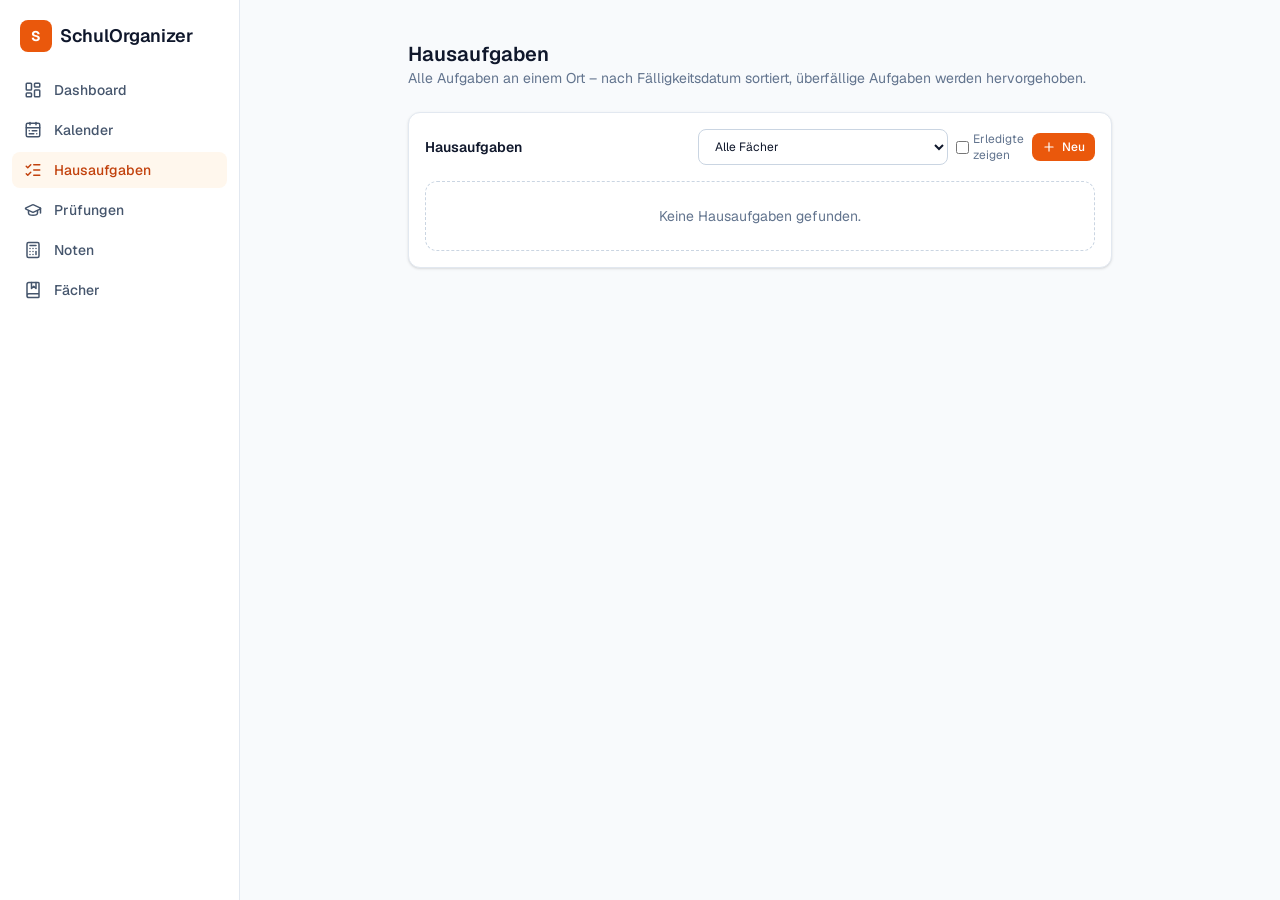
<file: hausaufgaben.html>
<!DOCTYPE html><html lang="de-CH" class="geist_a71539c9-module__T19VSG__variable geist_mono_8d43a2aa-module__8Li5zG__variable h-full antialiased"><head><meta charSet="utf-8"/><meta name="viewport" content="width=device-width, initial-scale=1, maximum-scale=1"/><link rel="preload" href="/_next/static/media/797e433ab948586e-s.p.0r6juujl39pe6.woff2" as="font" crossorigin="" type="font/woff2"/><link rel="preload" href="/_next/static/media/caa3a2e1cccd8315-s.p.0wgildi0cnwt9.woff2" as="font" crossorigin="" type="font/woff2"/><link rel="stylesheet" href="/_next/static/chunks/31s3ppngjun37.css" data-precedence="next"/><link rel="preload" as="script" fetchPriority="low" href="/_next/static/chunks/310vm2bl3xxpt.js"/><script src="/_next/static/chunks/2mmpezlrfmbu5.js" async=""></script><script src="/_next/static/chunks/1mh6a-0e61pyc.js" async=""></script><script src="/_next/static/chunks/2_2-1c0c4snqt.js" async=""></script><script src="/_next/static/chunks/turbopack-2szx5gqh_x_z2.js" async=""></script><script src="/_next/static/chunks/29ljb152yaqt8.js" async=""></script><script src="/_next/static/chunks/3sgnv-wjje497.js" async=""></script><script src="/_next/static/chunks/1fnjp25xvzni1.js" async=""></script><meta name="theme-color" content="#f97316"/><title>SchulOrganizer</title><meta name="description" content="Kalender, Hausaufgaben, Prüfungsplaner und Notenrechner in einer App."/><meta name="application-name" content="SchulOrganizer"/><link rel="manifest" href="/manifest.webmanifest"/><meta name="mobile-web-app-capable" content="yes"/><meta name="apple-mobile-web-app-title" content="SchulOrganizer"/><meta name="apple-mobile-web-app-status-bar-style" content="default"/><link rel="icon" href="/favicon.ico?favicon.2vob68tjqpejf.ico" sizes="256x256" type="image/x-icon"/><link rel="icon" href="/icons/favicon-16.png" sizes="16x16" type="image/png"/><link rel="icon" href="/icons/favicon-32.png" sizes="32x32" type="image/png"/><link rel="icon" href="/icons/icon-192.png" sizes="192x192" type="image/png"/><link rel="apple-touch-icon" href="/icons/apple-touch-icon.png" sizes="180x180" type="image/png"/><meta name="next-size-adjust" content=""/><script src="/_next/static/chunks/0cz1d0mv5g_q7.js" noModule=""></script></head><body class="min-h-full flex flex-col bg-slate-50 text-slate-900 dark:bg-slate-950 dark:text-slate-100"><div hidden=""><!--$--><!--/$--></div><div class="flex min-h-screen w-full flex-col md:flex-row"><aside class="hidden w-60 shrink-0 border-r border-slate-200 bg-white md:flex md:flex-col dark:border-slate-800 dark:bg-slate-900"><div class="flex items-center gap-2 px-5 py-5"><span class="flex h-8 w-8 items-center justify-center rounded-lg bg-indigo-600 text-sm font-bold text-white">S</span><span class="text-lg font-semibold text-slate-900 dark:text-white">SchulOrganizer</span></div><nav class="flex flex-1 flex-col gap-1 px-3"><a class="flex items-center gap-3 rounded-lg px-3 py-2 text-sm font-medium transition-colors text-slate-600 hover:bg-slate-100 dark:text-slate-400 dark:hover:bg-slate-800" href="/"><svg xmlns="http://www.w3.org/2000/svg" width="18" height="18" viewBox="0 0 24 24" fill="none" stroke="currentColor" stroke-width="2" stroke-linecap="round" stroke-linejoin="round" class="lucide lucide-layout-dashboard" aria-hidden="true"><rect width="7" height="9" x="3" y="3" rx="1"></rect><rect width="7" height="5" x="14" y="3" rx="1"></rect><rect width="7" height="9" x="14" y="12" rx="1"></rect><rect width="7" height="5" x="3" y="16" rx="1"></rect></svg>Dashboard</a><a class="flex items-center gap-3 rounded-lg px-3 py-2 text-sm font-medium transition-colors text-slate-600 hover:bg-slate-100 dark:text-slate-400 dark:hover:bg-slate-800" href="/kalender"><svg xmlns="http://www.w3.org/2000/svg" width="18" height="18" viewBox="0 0 24 24" fill="none" stroke="currentColor" stroke-width="2" stroke-linecap="round" stroke-linejoin="round" class="lucide lucide-calendar-range" aria-hidden="true"><rect x="3" y="3" width="18" height="18" rx="2"></rect><path d="M16 2v3"></path><path d="M3 9h18"></path><path d="M8 2v3"></path><path d="M17 13h-6"></path><path d="M13 17H7"></path><path d="M7 13h.01"></path><path d="M17 17h.01"></path></svg>Kalender</a><a class="flex items-center gap-3 rounded-lg px-3 py-2 text-sm font-medium transition-colors bg-indigo-50 text-indigo-700 dark:bg-indigo-950 dark:text-indigo-300" href="/hausaufgaben"><svg xmlns="http://www.w3.org/2000/svg" width="18" height="18" viewBox="0 0 24 24" fill="none" stroke="currentColor" stroke-width="2" stroke-linecap="round" stroke-linejoin="round" class="lucide lucide-list-checks" aria-hidden="true"><path d="M13 5h8"></path><path d="M13 12h8"></path><path d="M13 19h8"></path><path d="m3 17 2 2 4-4"></path><path d="m3 7 2 2 4-4"></path></svg>Hausaufgaben</a><a class="flex items-center gap-3 rounded-lg px-3 py-2 text-sm font-medium transition-colors text-slate-600 hover:bg-slate-100 dark:text-slate-400 dark:hover:bg-slate-800" href="/pruefungen"><svg xmlns="http://www.w3.org/2000/svg" width="18" height="18" viewBox="0 0 24 24" fill="none" stroke="currentColor" stroke-width="2" stroke-linecap="round" stroke-linejoin="round" class="lucide lucide-graduation-cap" aria-hidden="true"><path d="M21.42 10.922a1 1 0 0 0-.019-1.838L12.83 5.18a2 2 0 0 0-1.66 0L2.6 9.08a1 1 0 0 0 0 1.832l8.57 3.908a2 2 0 0 0 1.66 0z"></path><path d="M22 10v6"></path><path d="M6 12.5V16a6 3 0 0 0 12 0v-3.5"></path></svg>Prüfungen</a><a class="flex items-center gap-3 rounded-lg px-3 py-2 text-sm font-medium transition-colors text-slate-600 hover:bg-slate-100 dark:text-slate-400 dark:hover:bg-slate-800" href="/noten"><svg xmlns="http://www.w3.org/2000/svg" width="18" height="18" viewBox="0 0 24 24" fill="none" stroke="currentColor" stroke-width="2" stroke-linecap="round" stroke-linejoin="round" class="lucide lucide-calculator" aria-hidden="true"><rect width="16" height="20" x="4" y="2" rx="2"></rect><line x1="8" x2="16" y1="6" y2="6"></line><line x1="16" x2="16" y1="14" y2="18"></line><path d="M16 10h.01"></path><path d="M12 10h.01"></path><path d="M8 10h.01"></path><path d="M12 14h.01"></path><path d="M8 14h.01"></path><path d="M12 18h.01"></path><path d="M8 18h.01"></path></svg>Noten</a><a class="flex items-center gap-3 rounded-lg px-3 py-2 text-sm font-medium transition-colors text-slate-600 hover:bg-slate-100 dark:text-slate-400 dark:hover:bg-slate-800" href="/faecher"><svg xmlns="http://www.w3.org/2000/svg" width="18" height="18" viewBox="0 0 24 24" fill="none" stroke="currentColor" stroke-width="2" stroke-linecap="round" stroke-linejoin="round" class="lucide lucide-book-marked" aria-hidden="true"><path d="M10 2v8l3-3 3 3V2"></path><path d="M4 19.5v-15A2.5 2.5 0 0 1 6.5 2H19a1 1 0 0 1 1 1v18a1 1 0 0 1-1 1H6.5a1 1 0 0 1 0-5H20"></path></svg>Fächer</a></nav></aside><header class="flex items-center gap-2 border-b border-slate-200 bg-white px-4 py-3 md:hidden dark:border-slate-800 dark:bg-slate-900"><span class="flex h-7 w-7 items-center justify-center rounded-md bg-indigo-600 text-xs font-bold text-white">S</span><span class="text-base font-semibold text-slate-900 dark:text-white">SchulOrganizer</span></header><main class="min-w-0 flex-1 pb-20 md:pb-0"><div class="mx-auto max-w-3xl px-4 py-6 md:px-8 md:py-10"><div class="mb-6"><h1 class="text-xl font-semibold text-slate-900 dark:text-white">Hausaufgaben</h1><p class="text-sm text-slate-500 dark:text-slate-400">Alle Aufgaben an einem Ort – nach Fälligkeitsdatum sortiert, überfällige Aufgaben werden hervorgehoben.</p></div><div class="rounded-xl border border-slate-200 bg-white p-4 shadow-sm dark:border-slate-800 dark:bg-slate-900"><div class="mb-4 flex flex-wrap items-center justify-between gap-2"><h2 class="text-sm font-semibold text-slate-900 dark:text-white">Hausaufgaben</h2><div class="flex items-center gap-2"><select class="w-full rounded-lg border border-slate-300 bg-white px-3 py-2 text-sm text-slate-900 placeholder:text-slate-400 focus:border-indigo-500 focus:outline-none focus:ring-1 focus:ring-indigo-500 dark:border-slate-700 dark:bg-slate-900 dark:text-white w-auto py-1 text-xs"><option value="all" selected="">Alle Fächer</option><option value="seed-englisch">Englisch</option><option value="seed-berufswahl">Berufswahl</option><option value="seed-natur-technik">Natur &amp; Technik</option><option value="seed-mathematik">Mathematik</option><option value="seed-deutsch">Deutsch</option><option value="seed-erg">Ethik, Religion, Gemeinschaft</option><option value="seed-rzg">Raum, Zeit, Gesellschaft</option><option value="seed-txg">Textiles Gestalten</option><option value="seed-tcg">Technisches Gestalten</option><option value="seed-franzoesisch">Französisch</option><option value="seed-wah">Wirtschaft, Arbeit, Haushalt</option><option value="seed-sport">Sport</option><option value="seed-musik">Musik</option><option value="seed-bg">Bildnerisches Gestalten</option></select><label class="flex items-center gap-1 text-xs text-slate-500 dark:text-slate-400"><input type="checkbox"/>Erledigte zeigen</label><button class="inline-flex items-center justify-center gap-1.5 rounded-lg font-medium transition-colors disabled:cursor-not-allowed disabled:opacity-50 bg-indigo-600 text-white hover:bg-indigo-500 px-2.5 py-1.5 text-xs"><svg xmlns="http://www.w3.org/2000/svg" width="14" height="14" viewBox="0 0 24 24" fill="none" stroke="currentColor" stroke-width="2" stroke-linecap="round" stroke-linejoin="round" class="lucide lucide-plus" aria-hidden="true"><path d="M5 12h14"></path><path d="M12 5v14"></path></svg> Neu</button></div></div><div class="rounded-xl border border-dashed border-slate-300 p-6 text-center text-sm text-slate-500 dark:border-slate-700 dark:text-slate-400">Keine Hausaufgaben gefunden.</div></div></div><!--$--><!--/$--></main><nav class="fixed inset-x-0 bottom-0 z-10 flex overflow-x-auto border-t border-slate-200 bg-white/95 backdrop-blur md:hidden dark:border-slate-800 dark:bg-slate-900/95"><a class="flex min-w-[64px] flex-1 flex-col items-center gap-0.5 py-2 text-[11px] font-medium whitespace-nowrap text-slate-500 dark:text-slate-400" href="/"><svg xmlns="http://www.w3.org/2000/svg" width="20" height="20" viewBox="0 0 24 24" fill="none" stroke="currentColor" stroke-width="2" stroke-linecap="round" stroke-linejoin="round" class="lucide lucide-layout-dashboard" aria-hidden="true"><rect width="7" height="9" x="3" y="3" rx="1"></rect><rect width="7" height="5" x="14" y="3" rx="1"></rect><rect width="7" height="9" x="14" y="12" rx="1"></rect><rect width="7" height="5" x="3" y="16" rx="1"></rect></svg>Dashboard</a><a class="flex min-w-[64px] flex-1 flex-col items-center gap-0.5 py-2 text-[11px] font-medium whitespace-nowrap text-slate-500 dark:text-slate-400" href="/kalender"><svg xmlns="http://www.w3.org/2000/svg" width="20" height="20" viewBox="0 0 24 24" fill="none" stroke="currentColor" stroke-width="2" stroke-linecap="round" stroke-linejoin="round" class="lucide lucide-calendar-range" aria-hidden="true"><rect x="3" y="3" width="18" height="18" rx="2"></rect><path d="M16 2v3"></path><path d="M3 9h18"></path><path d="M8 2v3"></path><path d="M17 13h-6"></path><path d="M13 17H7"></path><path d="M7 13h.01"></path><path d="M17 17h.01"></path></svg>Kalender</a><a class="flex min-w-[64px] flex-1 flex-col items-center gap-0.5 py-2 text-[11px] font-medium whitespace-nowrap text-indigo-600 dark:text-indigo-400" href="/hausaufgaben"><svg xmlns="http://www.w3.org/2000/svg" width="20" height="20" viewBox="0 0 24 24" fill="none" stroke="currentColor" stroke-width="2" stroke-linecap="round" stroke-linejoin="round" class="lucide lucide-list-checks" aria-hidden="true"><path d="M13 5h8"></path><path d="M13 12h8"></path><path d="M13 19h8"></path><path d="m3 17 2 2 4-4"></path><path d="m3 7 2 2 4-4"></path></svg>Hausaufgaben</a><a class="flex min-w-[64px] flex-1 flex-col items-center gap-0.5 py-2 text-[11px] font-medium whitespace-nowrap text-slate-500 dark:text-slate-400" href="/pruefungen"><svg xmlns="http://www.w3.org/2000/svg" width="20" height="20" viewBox="0 0 24 24" fill="none" stroke="currentColor" stroke-width="2" stroke-linecap="round" stroke-linejoin="round" class="lucide lucide-graduation-cap" aria-hidden="true"><path d="M21.42 10.922a1 1 0 0 0-.019-1.838L12.83 5.18a2 2 0 0 0-1.66 0L2.6 9.08a1 1 0 0 0 0 1.832l8.57 3.908a2 2 0 0 0 1.66 0z"></path><path d="M22 10v6"></path><path d="M6 12.5V16a6 3 0 0 0 12 0v-3.5"></path></svg>Prüfungen</a><a class="flex min-w-[64px] flex-1 flex-col items-center gap-0.5 py-2 text-[11px] font-medium whitespace-nowrap text-slate-500 dark:text-slate-400" href="/noten"><svg xmlns="http://www.w3.org/2000/svg" width="20" height="20" viewBox="0 0 24 24" fill="none" stroke="currentColor" stroke-width="2" stroke-linecap="round" stroke-linejoin="round" class="lucide lucide-calculator" aria-hidden="true"><rect width="16" height="20" x="4" y="2" rx="2"></rect><line x1="8" x2="16" y1="6" y2="6"></line><line x1="16" x2="16" y1="14" y2="18"></line><path d="M16 10h.01"></path><path d="M12 10h.01"></path><path d="M8 10h.01"></path><path d="M12 14h.01"></path><path d="M8 14h.01"></path><path d="M12 18h.01"></path><path d="M8 18h.01"></path></svg>Noten</a><a class="flex min-w-[64px] flex-1 flex-col items-center gap-0.5 py-2 text-[11px] font-medium whitespace-nowrap text-slate-500 dark:text-slate-400" href="/faecher"><svg xmlns="http://www.w3.org/2000/svg" width="20" height="20" viewBox="0 0 24 24" fill="none" stroke="currentColor" stroke-width="2" stroke-linecap="round" stroke-linejoin="round" class="lucide lucide-book-marked" aria-hidden="true"><path d="M10 2v8l3-3 3 3V2"></path><path d="M4 19.5v-15A2.5 2.5 0 0 1 6.5 2H19a1 1 0 0 1 1 1v18a1 1 0 0 1-1 1H6.5a1 1 0 0 1 0-5H20"></path></svg>Fächer</a></nav></div><script src="/_next/static/chunks/310vm2bl3xxpt.js" id="_R_" async=""></script><script>(self.__next_f=self.__next_f||[]).push([0])</script><script>self.__next_f.push([1,"1:\"$Sreact.fragment\"\n2:I[36385,[\"/_next/static/chunks/29ljb152yaqt8.js\",\"/_next/static/chunks/3sgnv-wjje497.js\"],\"StoreHydration\"]\n3:I[51238,[\"/_next/static/chunks/29ljb152yaqt8.js\",\"/_next/static/chunks/3sgnv-wjje497.js\"],\"ServiceWorkerRegister\"]\n4:I[63141,[\"/_next/static/chunks/29ljb152yaqt8.js\",\"/_next/static/chunks/3sgnv-wjje497.js\"],\"AppShell\"]\n5:I[39756,[\"/_next/static/chunks/29ljb152yaqt8.js\",\"/_next/static/chunks/3sgnv-wjje497.js\"],\"default\"]\n6:I[37457,[\"/_next/static/chunks/29ljb152yaqt8.js\",\"/_next/static/chunks/3sgnv-wjje497.js\"],\"default\"]\n7:I[10264,[\"/_next/static/chunks/29ljb152yaqt8.js\",\"/_next/static/chunks/3sgnv-wjje497.js\",\"/_next/static/chunks/1fnjp25xvzni1.js\"],\"RequireSubjects\"]\n8:I[94782,[\"/_next/static/chunks/29ljb152yaqt8.js\",\"/_next/static/chunks/3sgnv-wjje497.js\",\"/_next/static/chunks/1fnjp25xvzni1.js\"],\"HomeworkList\"]\n9:I[97367,[\"/_next/static/chunks/29ljb152yaqt8.js\",\"/_next/static/chunks/3sgnv-wjje497.js\"],\"OutletBoundary\"]\na:\"$Sreact.suspense\"\nd:I[97367,[\"/_next/static/chunks/29ljb152yaqt8.js\",\"/_next/static/chunks/3sgnv-wjje497.js\"],\"ViewportBoundary\"]\nf:I[97367,[\"/_next/static/chunks/29ljb152yaqt8.js\",\"/_next/static/chunks/3sgnv-wjje497.js\"],\"MetadataBoundary\"]\n11:I[68027,[\"/_next/static/chunks/29ljb152yaqt8.js\",\"/_next/static/chunks/3sgnv-wjje497.js\"],\"default\",1]\n:HL[\"/_next/static/chunks/31s3ppngjun37.css\",\"style\"]\n:HL[\"/_next/static/media/797e433ab948586e-s.p.0r6juujl39pe6.woff2\",\"font\",{\"crossOrigin\":\"\",\"type\":\"font/woff2\"}]\n:HL[\"/_next/static/media/caa3a2e1cccd8315-s.p.0wgildi0cnwt9.woff2\",\"font\",{\"crossOrigin\":\"\",\"type\":\"font/woff2\"}]\nc:X\n0:{\"P\":null,\"c\":[\"\",\"hausaufgaben\"],\"q\":\"\",\"i\":false,\"f\":[[[\"\",{\"children\":[\"hausaufgaben\",{\"children\":[\"__PAGE__\",{},\"$undefined\",\"$undefined\",4608]},\"$undefined\",\"$undefined\",4608]},\"$undefined\",\"$undefined\",4624],[[\"$\",\"$1\",\"c\",{\"children\":[[[\"$\",\"link\",\"0\",{\"rel\":\"stylesheet\",\"href\":\"/_next/static/chunks/31s3ppngjun37.css\",\"precedence\":\"next\",\"crossOrigin\":\"$undefined\",\"nonce\":\"$undefined\"}],[\"$\",\"script\",\"script-0\",{\"src\":\"/_next/static/chunks/29ljb152yaqt8.js\",\"async\":true,\"nonce\":\"$undefined\"}],[\"$\",\"script\",\"script-1\",{\"src\":\"/_next/static/chunks/3sgnv-wjje497.js\",\"async\":true,\"nonce\":\"$undefined\"}]],[\"$\",\"html\",null,{\"lang\":\"de-CH\",\"className\":\"geist_a71539c9-module__T19VSG__variable geist_mono_8d43a2aa-module__8Li5zG__variable h-full antialiased\",\"children\":[\"$\",\"body\",null,{\"className\":\"min-h-full flex flex-col bg-slate-50 text-slate-900 dark:bg-slate-950 dark:text-slate-100\",\"children\":[[\"$\",\"$L2\",null,{}],[\"$\",\"$L3\",null,{}],[\"$\",\"$L4\",null,{\"children\":[\"$\",\"$L5\",null,{\"parallelRouterKey\":\"children\",\"error\":\"$undefined\",\"errorStyles\":\"$undefined\",\"errorScripts\":\"$undefined\",\"template\":[\"$\",\"$L6\",null,{}],\"templateStyles\":\"$undefined\",\"templateScripts\":\"$undefined\",\"notFound\":[[[\"$\",\"title\",null,{\"children\":\"404: This page could not be found.\"}],[\"$\",\"div\",null,{\"style\":{\"fontFamily\":\"system-ui,\\\"Segoe UI\\\",Roboto,Helvetica,Arial,sans-serif,\\\"Apple Color Emoji\\\",\\\"Segoe UI Emoji\\\"\",\"height\":\"100vh\",\"textAlign\":\"center\",\"display\":\"flex\",\"flexDirection\":\"column\",\"alignItems\":\"center\",\"justifyContent\":\"center\"},\"children\":[\"$\",\"div\",null,{\"children\":[[\"$\",\"style\",null,{\"dangerouslySetInnerHTML\":{\"__html\":\"body{color:#000;background:#fff;margin:0}.next-error-h1{border-right:1px solid rgba(0,0,0,.3)}@media (prefers-color-scheme:dark){body{color:#fff;background:#000}.next-error-h1{border-right:1px solid rgba(255,255,255,.3)}}\"}}],[\"$\",\"h1\",null,{\"className\":\"next-error-h1\",\"style\":{\"display\":\"inline-block\",\"margin\":\"0 20px 0 0\",\"padding\":\"0 23px 0 0\",\"fontSize\":24,\"fontWeight\":500,\"verticalAlign\":\"top\",\"lineHeight\":\"49px\"},\"children\":404}],[\"$\",\"div\",null,{\"style\":{\"display\":\"inline-block\"},\"children\":[\"$\",\"h2\",null,{\"style\":{\"fontSize\":14,\"fontWeight\":400,\"lineHeight\":\"49px\",\"margin\":0},\"children\":\"This page could not be found.\"}]}]]}]}]],[]],\"forbidden\":\"$undefined\",\"unauthorized\":\"$undefined\"}]}]]}]}]]}],{\"children\":[[\"$\",\"$1\",\"c\",{\"children\":[null,[\"$\",\"$L5\",null,{\"parallelRouterKey\":\"children\",\"error\":\"$undefined\",\"errorStyles\":\"$undefined\",\"errorScripts\":\"$undefined\",\"template\":[\"$\",\"$L6\",null,{}],\"templateStyles\":\"$undefined\",\"templateScripts\":\"$undefined\",\"notFound\":\"$undefined\",\"forbidden\":\"$undefined\",\"unauthorized\":\"$undefined\"}]]}],{\"children\":[[\"$\",\"$1\",\"c\",{\"children\":[[\"$\",\"div\",null,{\"className\":\"mx-auto max-w-3xl px-4 py-6 md:px-8 md:py-10\",\"children\":[[\"$\",\"div\",null,{\"className\":\"mb-6\",\"children\":[[\"$\",\"h1\",null,{\"className\":\"text-xl font-semibold text-slate-900 dark:text-white\",\"children\":\"Hausaufgaben\"}],[\"$\",\"p\",null,{\"className\":\"text-sm text-slate-500 dark:text-slate-400\",\"children\":\"Alle Aufgaben an einem Ort – nach Fälligkeitsdatum sortiert, überfällige Aufgaben werden hervorgehoben.\"}]]}],[\"$\",\"$L7\",null,{\"children\":[\"$\",\"$L8\",null,{}]}]]}],[[\"$\",\"script\",\"script-0\",{\"src\":\"/_next/static/chunks/1fnjp25xvzni1.js\",\"async\":true,\"nonce\":\"$undefined\"}]],[\"$\",\"$L9\",null,{\"children\":[\"$\",\"$a\",null,{\"name\":\"Next.MetadataOutlet\",\"children\":\"$@b\"}]}]]}],{},null,false,null]},null,false,\"$c\"]},null,false,null],[\"$\",\"$1\",\"h\",{\"children\":[null,[\"$\",\"$Ld\",null,{\"children\":\"$Le\"}],[\"$\",\"div\",null,{\"hidden\":true,\"children\":[\"$\",\"$Lf\",null,{\"children\":[\"$\",\"$a\",null,{\"name\":\"Next.Metadata\",\"children\":\"$L10\"}]}]}],[\"$\",\"meta\",null,{\"name\":\"next-size-adjust\",\"content\":\"\"}]]}],false]],\"m\":\"$undefined\",\"G\":[\"$11\",[[\"$\",\"link\",\"0\",{\"rel\":\"stylesheet\",\"href\":\"/_next/static/chunks/31s3ppngjun37.css\",\"precedence\":\"next\",\"crossOrigin\":\"$undefined\",\"nonce\":\"$undefined\"}]]],\"S\":true,\"h\":null,\"r\":\"$undefined\",\"s\":\"$undefined\",\"a\":\"$undefined\",\"l\":\"$undefined\",\"p\":\"$undefined\",\"d\":\"$undefined\",\"b\":\"g5WjnunQbTwTBvkSSYUSl\"}\nc:C\ne:[[\"$\",\"meta\",\"0\",{\"charSet\":\"utf-8\"}],[\"$\",\"meta\",\"1\",{\"name\":\"viewport\",\"content\":\"width=device-width, initial-scale=1, maximum-scale=1\"}],[\"$\",\"meta\",\"2\",{\"name\":\"theme-color\",\"content\":\"#f97316\"}]]\n12:I[27201,[\"/_next/static/chunks/29ljb152yaqt8.js\",\"/_next/static/chunks/3sgnv-wjje497.js\"],\"IconMark\"]\nb:null\n10:[[\"$\",\"title\",\"0\",{\"children\":\"SchulOrganizer\"}],[\"$\",\"meta\",\"1\",{\"name\":\"description\",\"content\":\"Kalender, Hausaufgaben, Prüfungsplaner und Notenrechner in einer App.\"}],[\"$\",\"meta\",\"2\",{\"name\":\"application-name\",\"content\":\"SchulOrganizer\"}],[\"$\",\"link\",\"3\",{\"rel\":\"manifest\",\"href\":\"/manifest.webmanifest\",\"crossOrigin\":\"$undefined\"}],[\"$\",\"meta\",\"4\",{\"name\":\"mobile-web-app-capable\",\"content\":\"yes\"}],[\"$\",\"meta\",\"5\",{\"name\":\"apple-mobile-web-app-title\",\"content\":\"SchulOrganizer\"}],[\"$\",\"meta\",\"6\",{\"name\":\"apple-mobile-web-app-status-bar-style\",\"content\":\"default\"}],[\"$\",\"link\",\"7\",{\"rel\":\"icon\",\"href\":\"/favicon.ico?favicon.2vob68tjqpejf.ico\",\"sizes\":\"256x256\",\"type\":\"image/x-icon\"}],[\"$\",\"link\",\"8\",{\"rel\":\"icon\",\"href\":\"/icons/favicon-16.png\",\"sizes\":\"16x16\",\"type\":\"image/png\"}],[\"$\",\"link\",\"9\",{\"rel\":\"icon\",\"href\":\"/icons/favicon-32.png\",\"sizes\":\"32x32\",\"type\":\"image/png\"}],[\"$\",\"link\",\"10\",{\"rel\":\"icon\",\"href\":\"/icons/icon-192.png\",\"sizes\":\"192x192\",\"type\":\"image/png\"}],[\"$\",\"link\",\"11\",{\"rel\":\"apple-touch-icon\",\"href\":\"/icons/apple-touch-icon.png\",\"sizes\":\"180x180\",\"type\":\"image/png\"}],[\"$\",\"$L12\",\"12\",{}]]\n"])</script></body></html>
</file>
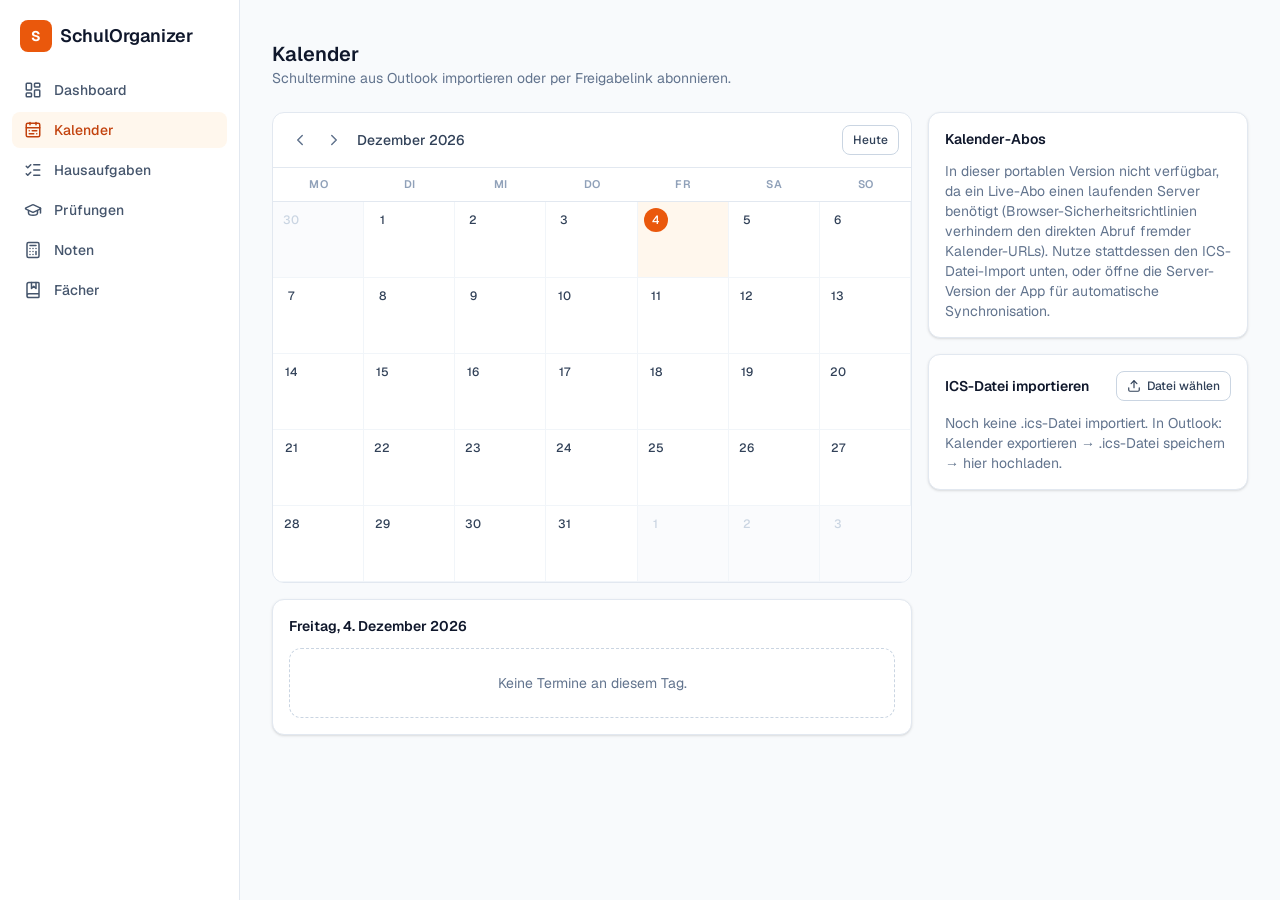
<file: kalender.html>
<!DOCTYPE html><html lang="de-CH" class="geist_a71539c9-module__T19VSG__variable geist_mono_8d43a2aa-module__8Li5zG__variable h-full antialiased"><head><meta charSet="utf-8"/><meta name="viewport" content="width=device-width, initial-scale=1, maximum-scale=1"/><link rel="preload" href="/_next/static/media/797e433ab948586e-s.p.0r6juujl39pe6.woff2" as="font" crossorigin="" type="font/woff2"/><link rel="preload" href="/_next/static/media/caa3a2e1cccd8315-s.p.0wgildi0cnwt9.woff2" as="font" crossorigin="" type="font/woff2"/><link rel="stylesheet" href="/_next/static/chunks/31s3ppngjun37.css" data-precedence="next"/><link rel="preload" as="script" fetchPriority="low" href="/_next/static/chunks/310vm2bl3xxpt.js"/><script src="/_next/static/chunks/2mmpezlrfmbu5.js" async=""></script><script src="/_next/static/chunks/1mh6a-0e61pyc.js" async=""></script><script src="/_next/static/chunks/2_2-1c0c4snqt.js" async=""></script><script src="/_next/static/chunks/turbopack-2szx5gqh_x_z2.js" async=""></script><script src="/_next/static/chunks/29ljb152yaqt8.js" async=""></script><script src="/_next/static/chunks/3sgnv-wjje497.js" async=""></script><script src="/_next/static/chunks/0xkv770pmu8bd.js" async=""></script><script src="/_next/static/chunks/3j8q-dau_pqgk.js" async=""></script><meta name="theme-color" content="#f97316"/><title>SchulOrganizer</title><meta name="description" content="Kalender, Hausaufgaben, Prüfungsplaner und Notenrechner in einer App."/><meta name="application-name" content="SchulOrganizer"/><link rel="manifest" href="/manifest.webmanifest"/><meta name="mobile-web-app-capable" content="yes"/><meta name="apple-mobile-web-app-title" content="SchulOrganizer"/><meta name="apple-mobile-web-app-status-bar-style" content="default"/><link rel="icon" href="/favicon.ico?favicon.2vob68tjqpejf.ico" sizes="256x256" type="image/x-icon"/><link rel="icon" href="/icons/favicon-16.png" sizes="16x16" type="image/png"/><link rel="icon" href="/icons/favicon-32.png" sizes="32x32" type="image/png"/><link rel="icon" href="/icons/icon-192.png" sizes="192x192" type="image/png"/><link rel="apple-touch-icon" href="/icons/apple-touch-icon.png" sizes="180x180" type="image/png"/><meta name="next-size-adjust" content=""/><script src="/_next/static/chunks/0cz1d0mv5g_q7.js" noModule=""></script></head><body class="min-h-full flex flex-col bg-slate-50 text-slate-900 dark:bg-slate-950 dark:text-slate-100"><div hidden=""><!--$--><!--/$--></div><div class="flex min-h-screen w-full flex-col md:flex-row"><aside class="hidden w-60 shrink-0 border-r border-slate-200 bg-white md:flex md:flex-col dark:border-slate-800 dark:bg-slate-900"><div class="flex items-center gap-2 px-5 py-5"><span class="flex h-8 w-8 items-center justify-center rounded-lg bg-indigo-600 text-sm font-bold text-white">S</span><span class="text-lg font-semibold text-slate-900 dark:text-white">SchulOrganizer</span></div><nav class="flex flex-1 flex-col gap-1 px-3"><a class="flex items-center gap-3 rounded-lg px-3 py-2 text-sm font-medium transition-colors text-slate-600 hover:bg-slate-100 dark:text-slate-400 dark:hover:bg-slate-800" href="/"><svg xmlns="http://www.w3.org/2000/svg" width="18" height="18" viewBox="0 0 24 24" fill="none" stroke="currentColor" stroke-width="2" stroke-linecap="round" stroke-linejoin="round" class="lucide lucide-layout-dashboard" aria-hidden="true"><rect width="7" height="9" x="3" y="3" rx="1"></rect><rect width="7" height="5" x="14" y="3" rx="1"></rect><rect width="7" height="9" x="14" y="12" rx="1"></rect><rect width="7" height="5" x="3" y="16" rx="1"></rect></svg>Dashboard</a><a class="flex items-center gap-3 rounded-lg px-3 py-2 text-sm font-medium transition-colors bg-indigo-50 text-indigo-700 dark:bg-indigo-950 dark:text-indigo-300" href="/kalender"><svg xmlns="http://www.w3.org/2000/svg" width="18" height="18" viewBox="0 0 24 24" fill="none" stroke="currentColor" stroke-width="2" stroke-linecap="round" stroke-linejoin="round" class="lucide lucide-calendar-range" aria-hidden="true"><rect x="3" y="3" width="18" height="18" rx="2"></rect><path d="M16 2v3"></path><path d="M3 9h18"></path><path d="M8 2v3"></path><path d="M17 13h-6"></path><path d="M13 17H7"></path><path d="M7 13h.01"></path><path d="M17 17h.01"></path></svg>Kalender</a><a class="flex items-center gap-3 rounded-lg px-3 py-2 text-sm font-medium transition-colors text-slate-600 hover:bg-slate-100 dark:text-slate-400 dark:hover:bg-slate-800" href="/hausaufgaben"><svg xmlns="http://www.w3.org/2000/svg" width="18" height="18" viewBox="0 0 24 24" fill="none" stroke="currentColor" stroke-width="2" stroke-linecap="round" stroke-linejoin="round" class="lucide lucide-list-checks" aria-hidden="true"><path d="M13 5h8"></path><path d="M13 12h8"></path><path d="M13 19h8"></path><path d="m3 17 2 2 4-4"></path><path d="m3 7 2 2 4-4"></path></svg>Hausaufgaben</a><a class="flex items-center gap-3 rounded-lg px-3 py-2 text-sm font-medium transition-colors text-slate-600 hover:bg-slate-100 dark:text-slate-400 dark:hover:bg-slate-800" href="/pruefungen"><svg xmlns="http://www.w3.org/2000/svg" width="18" height="18" viewBox="0 0 24 24" fill="none" stroke="currentColor" stroke-width="2" stroke-linecap="round" stroke-linejoin="round" class="lucide lucide-graduation-cap" aria-hidden="true"><path d="M21.42 10.922a1 1 0 0 0-.019-1.838L12.83 5.18a2 2 0 0 0-1.66 0L2.6 9.08a1 1 0 0 0 0 1.832l8.57 3.908a2 2 0 0 0 1.66 0z"></path><path d="M22 10v6"></path><path d="M6 12.5V16a6 3 0 0 0 12 0v-3.5"></path></svg>Prüfungen</a><a class="flex items-center gap-3 rounded-lg px-3 py-2 text-sm font-medium transition-colors text-slate-600 hover:bg-slate-100 dark:text-slate-400 dark:hover:bg-slate-800" href="/noten"><svg xmlns="http://www.w3.org/2000/svg" width="18" height="18" viewBox="0 0 24 24" fill="none" stroke="currentColor" stroke-width="2" stroke-linecap="round" stroke-linejoin="round" class="lucide lucide-calculator" aria-hidden="true"><rect width="16" height="20" x="4" y="2" rx="2"></rect><line x1="8" x2="16" y1="6" y2="6"></line><line x1="16" x2="16" y1="14" y2="18"></line><path d="M16 10h.01"></path><path d="M12 10h.01"></path><path d="M8 10h.01"></path><path d="M12 14h.01"></path><path d="M8 14h.01"></path><path d="M12 18h.01"></path><path d="M8 18h.01"></path></svg>Noten</a><a class="flex items-center gap-3 rounded-lg px-3 py-2 text-sm font-medium transition-colors text-slate-600 hover:bg-slate-100 dark:text-slate-400 dark:hover:bg-slate-800" href="/faecher"><svg xmlns="http://www.w3.org/2000/svg" width="18" height="18" viewBox="0 0 24 24" fill="none" stroke="currentColor" stroke-width="2" stroke-linecap="round" stroke-linejoin="round" class="lucide lucide-book-marked" aria-hidden="true"><path d="M10 2v8l3-3 3 3V2"></path><path d="M4 19.5v-15A2.5 2.5 0 0 1 6.5 2H19a1 1 0 0 1 1 1v18a1 1 0 0 1-1 1H6.5a1 1 0 0 1 0-5H20"></path></svg>Fächer</a></nav></aside><header class="flex items-center gap-2 border-b border-slate-200 bg-white px-4 py-3 md:hidden dark:border-slate-800 dark:bg-slate-900"><span class="flex h-7 w-7 items-center justify-center rounded-md bg-indigo-600 text-xs font-bold text-white">S</span><span class="text-base font-semibold text-slate-900 dark:text-white">SchulOrganizer</span></header><main class="min-w-0 flex-1 pb-20 md:pb-0"><div class="mx-auto max-w-6xl px-4 py-6 md:px-8 md:py-10"><div class="mb-6"><h1 class="text-xl font-semibold text-slate-900 dark:text-white">Kalender</h1><p class="text-sm text-slate-500 dark:text-slate-400">Schultermine aus Outlook importieren oder per Freigabelink abonnieren.</p></div><div class="grid gap-4 lg:grid-cols-[1fr_320px]"><div class="space-y-4"><div class="overflow-hidden rounded-xl border border-slate-200 bg-white dark:border-slate-800 dark:bg-slate-900"><div class="flex items-center justify-between border-b border-slate-200 p-3 dark:border-slate-800"><div class="flex items-center gap-1"><button class="rounded-md p-1.5 text-slate-500 hover:bg-slate-100 dark:hover:bg-slate-800" aria-label="Vorheriger Monat"><svg xmlns="http://www.w3.org/2000/svg" width="18" height="18" viewBox="0 0 24 24" fill="none" stroke="currentColor" stroke-width="2" stroke-linecap="round" stroke-linejoin="round" class="lucide lucide-chevron-left" aria-hidden="true"><path d="m15 18-6-6 6-6"></path></svg></button><button class="rounded-md p-1.5 text-slate-500 hover:bg-slate-100 dark:hover:bg-slate-800" aria-label="Nächster Monat"><svg xmlns="http://www.w3.org/2000/svg" width="18" height="18" viewBox="0 0 24 24" fill="none" stroke="currentColor" stroke-width="2" stroke-linecap="round" stroke-linejoin="round" class="lucide lucide-chevron-right" aria-hidden="true"><path d="m9 18 6-6-6-6"></path></svg></button><span class="ml-1 text-sm font-medium capitalize text-slate-700 dark:text-slate-300">September 2026</span></div><button class="inline-flex items-center justify-center gap-1.5 rounded-lg font-medium transition-colors disabled:cursor-not-allowed disabled:opacity-50 bg-white text-slate-700 border border-slate-300 hover:bg-slate-50 dark:bg-slate-900 dark:text-slate-200 dark:border-slate-700 dark:hover:bg-slate-800 px-2.5 py-1.5 text-xs">Heute</button></div><div class="grid grid-cols-7 border-b border-slate-200 text-center text-[11px] font-semibold tracking-wide text-slate-400 uppercase dark:border-slate-800 dark:text-slate-500"><div class="py-2">Mo</div><div class="py-2">Di</div><div class="py-2">Mi</div><div class="py-2">Do</div><div class="py-2">Fr</div><div class="py-2">Sa</div><div class="py-2">So</div></div><div class="grid grid-cols-7"><button class="flex min-h-[76px] flex-col items-stretch gap-1 border-b border-r border-slate-100 p-1.5 text-left last:border-r-0 dark:border-slate-800/60 bg-slate-50/70 dark:bg-slate-950/40"><span class="flex h-6 w-6 items-center justify-center rounded-full text-xs font-medium text-slate-300 dark:text-slate-700">31</span><div class="flex flex-1 flex-col gap-0.5 overflow-hidden"></div></button><button class="flex min-h-[76px] flex-col items-stretch gap-1 border-b border-r border-slate-100 p-1.5 text-left last:border-r-0 dark:border-slate-800/60"><span class="flex h-6 w-6 items-center justify-center rounded-full text-xs font-medium text-slate-700 dark:text-slate-300">1</span><div class="flex flex-1 flex-col gap-0.5 overflow-hidden"></div></button><button class="flex min-h-[76px] flex-col items-stretch gap-1 border-b border-r border-slate-100 p-1.5 text-left last:border-r-0 dark:border-slate-800/60"><span class="flex h-6 w-6 items-center justify-center rounded-full text-xs font-medium text-slate-700 dark:text-slate-300">2</span><div class="flex flex-1 flex-col gap-0.5 overflow-hidden"></div></button><button class="flex min-h-[76px] flex-col items-stretch gap-1 border-b border-r border-slate-100 p-1.5 text-left last:border-r-0 dark:border-slate-800/60"><span class="flex h-6 w-6 items-center justify-center rounded-full text-xs font-medium text-slate-700 dark:text-slate-300">3</span><div class="flex flex-1 flex-col gap-0.5 overflow-hidden"></div></button><button class="flex min-h-[76px] flex-col items-stretch gap-1 border-b border-r border-slate-100 p-1.5 text-left last:border-r-0 dark:border-slate-800/60"><span class="flex h-6 w-6 items-center justify-center rounded-full text-xs font-medium text-slate-700 dark:text-slate-300">4</span><div class="flex flex-1 flex-col gap-0.5 overflow-hidden"></div></button><button class="flex min-h-[76px] flex-col items-stretch gap-1 border-b border-r border-slate-100 p-1.5 text-left last:border-r-0 dark:border-slate-800/60 bg-indigo-50 dark:bg-indigo-950/40"><span class="flex h-6 w-6 items-center justify-center rounded-full text-xs font-medium bg-indigo-600 text-white">5</span><div class="flex flex-1 flex-col gap-0.5 overflow-hidden"></div></button><button class="flex min-h-[76px] flex-col items-stretch gap-1 border-b border-r border-slate-100 p-1.5 text-left last:border-r-0 dark:border-slate-800/60"><span class="flex h-6 w-6 items-center justify-center rounded-full text-xs font-medium text-slate-700 dark:text-slate-300">6</span><div class="flex flex-1 flex-col gap-0.5 overflow-hidden"></div></button><button class="flex min-h-[76px] flex-col items-stretch gap-1 border-b border-r border-slate-100 p-1.5 text-left last:border-r-0 dark:border-slate-800/60"><span class="flex h-6 w-6 items-center justify-center rounded-full text-xs font-medium text-slate-700 dark:text-slate-300">7</span><div class="flex flex-1 flex-col gap-0.5 overflow-hidden"></div></button><button class="flex min-h-[76px] flex-col items-stretch gap-1 border-b border-r border-slate-100 p-1.5 text-left last:border-r-0 dark:border-slate-800/60"><span class="flex h-6 w-6 items-center justify-center rounded-full text-xs font-medium text-slate-700 dark:text-slate-300">8</span><div class="flex flex-1 flex-col gap-0.5 overflow-hidden"></div></button><button class="flex min-h-[76px] flex-col items-stretch gap-1 border-b border-r border-slate-100 p-1.5 text-left last:border-r-0 dark:border-slate-800/60"><span class="flex h-6 w-6 items-center justify-center rounded-full text-xs font-medium text-slate-700 dark:text-slate-300">9</span><div class="flex flex-1 flex-col gap-0.5 overflow-hidden"></div></button><button class="flex min-h-[76px] flex-col items-stretch gap-1 border-b border-r border-slate-100 p-1.5 text-left last:border-r-0 dark:border-slate-800/60"><span class="flex h-6 w-6 items-center justify-center rounded-full text-xs font-medium text-slate-700 dark:text-slate-300">10</span><div class="flex flex-1 flex-col gap-0.5 overflow-hidden"></div></button><button class="flex min-h-[76px] flex-col items-stretch gap-1 border-b border-r border-slate-100 p-1.5 text-left last:border-r-0 dark:border-slate-800/60"><span class="flex h-6 w-6 items-center justify-center rounded-full text-xs font-medium text-slate-700 dark:text-slate-300">11</span><div class="flex flex-1 flex-col gap-0.5 overflow-hidden"></div></button><button class="flex min-h-[76px] flex-col items-stretch gap-1 border-b border-r border-slate-100 p-1.5 text-left last:border-r-0 dark:border-slate-800/60"><span class="flex h-6 w-6 items-center justify-center rounded-full text-xs font-medium text-slate-700 dark:text-slate-300">12</span><div class="flex flex-1 flex-col gap-0.5 overflow-hidden"></div></button><button class="flex min-h-[76px] flex-col items-stretch gap-1 border-b border-r border-slate-100 p-1.5 text-left last:border-r-0 dark:border-slate-800/60"><span class="flex h-6 w-6 items-center justify-center rounded-full text-xs font-medium text-slate-700 dark:text-slate-300">13</span><div class="flex flex-1 flex-col gap-0.5 overflow-hidden"></div></button><button class="flex min-h-[76px] flex-col items-stretch gap-1 border-b border-r border-slate-100 p-1.5 text-left last:border-r-0 dark:border-slate-800/60"><span class="flex h-6 w-6 items-center justify-center rounded-full text-xs font-medium text-slate-700 dark:text-slate-300">14</span><div class="flex flex-1 flex-col gap-0.5 overflow-hidden"></div></button><button class="flex min-h-[76px] flex-col items-stretch gap-1 border-b border-r border-slate-100 p-1.5 text-left last:border-r-0 dark:border-slate-800/60"><span class="flex h-6 w-6 items-center justify-center rounded-full text-xs font-medium text-slate-700 dark:text-slate-300">15</span><div class="flex flex-1 flex-col gap-0.5 overflow-hidden"></div></button><button class="flex min-h-[76px] flex-col items-stretch gap-1 border-b border-r border-slate-100 p-1.5 text-left last:border-r-0 dark:border-slate-800/60"><span class="flex h-6 w-6 items-center justify-center rounded-full text-xs font-medium text-slate-700 dark:text-slate-300">16</span><div class="flex flex-1 flex-col gap-0.5 overflow-hidden"></div></button><button class="flex min-h-[76px] flex-col items-stretch gap-1 border-b border-r border-slate-100 p-1.5 text-left last:border-r-0 dark:border-slate-800/60"><span class="flex h-6 w-6 items-center justify-center rounded-full text-xs font-medium text-slate-700 dark:text-slate-300">17</span><div class="flex flex-1 flex-col gap-0.5 overflow-hidden"></div></button><button class="flex min-h-[76px] flex-col items-stretch gap-1 border-b border-r border-slate-100 p-1.5 text-left last:border-r-0 dark:border-slate-800/60"><span class="flex h-6 w-6 items-center justify-center rounded-full text-xs font-medium text-slate-700 dark:text-slate-300">18</span><div class="flex flex-1 flex-col gap-0.5 overflow-hidden"></div></button><button class="flex min-h-[76px] flex-col items-stretch gap-1 border-b border-r border-slate-100 p-1.5 text-left last:border-r-0 dark:border-slate-800/60"><span class="flex h-6 w-6 items-center justify-center rounded-full text-xs font-medium text-slate-700 dark:text-slate-300">19</span><div class="flex flex-1 flex-col gap-0.5 overflow-hidden"></div></button><button class="flex min-h-[76px] flex-col items-stretch gap-1 border-b border-r border-slate-100 p-1.5 text-left last:border-r-0 dark:border-slate-800/60"><span class="flex h-6 w-6 items-center justify-center rounded-full text-xs font-medium text-slate-700 dark:text-slate-300">20</span><div class="flex flex-1 flex-col gap-0.5 overflow-hidden"></div></button><button class="flex min-h-[76px] flex-col items-stretch gap-1 border-b border-r border-slate-100 p-1.5 text-left last:border-r-0 dark:border-slate-800/60"><span class="flex h-6 w-6 items-center justify-center rounded-full text-xs font-medium text-slate-700 dark:text-slate-300">21</span><div class="flex flex-1 flex-col gap-0.5 overflow-hidden"></div></button><button class="flex min-h-[76px] flex-col items-stretch gap-1 border-b border-r border-slate-100 p-1.5 text-left last:border-r-0 dark:border-slate-800/60"><span class="flex h-6 w-6 items-center justify-center rounded-full text-xs font-medium text-slate-700 dark:text-slate-300">22</span><div class="flex flex-1 flex-col gap-0.5 overflow-hidden"></div></button><button class="flex min-h-[76px] flex-col items-stretch gap-1 border-b border-r border-slate-100 p-1.5 text-left last:border-r-0 dark:border-slate-800/60"><span class="flex h-6 w-6 items-center justify-center rounded-full text-xs font-medium text-slate-700 dark:text-slate-300">23</span><div class="flex flex-1 flex-col gap-0.5 overflow-hidden"></div></button><button class="flex min-h-[76px] flex-col items-stretch gap-1 border-b border-r border-slate-100 p-1.5 text-left last:border-r-0 dark:border-slate-800/60"><span class="flex h-6 w-6 items-center justify-center rounded-full text-xs font-medium text-slate-700 dark:text-slate-300">24</span><div class="flex flex-1 flex-col gap-0.5 overflow-hidden"></div></button><button class="flex min-h-[76px] flex-col items-stretch gap-1 border-b border-r border-slate-100 p-1.5 text-left last:border-r-0 dark:border-slate-800/60"><span class="flex h-6 w-6 items-center justify-center rounded-full text-xs font-medium text-slate-700 dark:text-slate-300">25</span><div class="flex flex-1 flex-col gap-0.5 overflow-hidden"></div></button><button class="flex min-h-[76px] flex-col items-stretch gap-1 border-b border-r border-slate-100 p-1.5 text-left last:border-r-0 dark:border-slate-800/60"><span class="flex h-6 w-6 items-center justify-center rounded-full text-xs font-medium text-slate-700 dark:text-slate-300">26</span><div class="flex flex-1 flex-col gap-0.5 overflow-hidden"></div></button><button class="flex min-h-[76px] flex-col items-stretch gap-1 border-b border-r border-slate-100 p-1.5 text-left last:border-r-0 dark:border-slate-800/60"><span class="flex h-6 w-6 items-center justify-center rounded-full text-xs font-medium text-slate-700 dark:text-slate-300">27</span><div class="flex flex-1 flex-col gap-0.5 overflow-hidden"></div></button><button class="flex min-h-[76px] flex-col items-stretch gap-1 border-b border-r border-slate-100 p-1.5 text-left last:border-r-0 dark:border-slate-800/60"><span class="flex h-6 w-6 items-center justify-center rounded-full text-xs font-medium text-slate-700 dark:text-slate-300">28</span><div class="flex flex-1 flex-col gap-0.5 overflow-hidden"></div></button><button class="flex min-h-[76px] flex-col items-stretch gap-1 border-b border-r border-slate-100 p-1.5 text-left last:border-r-0 dark:border-slate-800/60"><span class="flex h-6 w-6 items-center justify-center rounded-full text-xs font-medium text-slate-700 dark:text-slate-300">29</span><div class="flex flex-1 flex-col gap-0.5 overflow-hidden"></div></button><button class="flex min-h-[76px] flex-col items-stretch gap-1 border-b border-r border-slate-100 p-1.5 text-left last:border-r-0 dark:border-slate-800/60"><span class="flex h-6 w-6 items-center justify-center rounded-full text-xs font-medium text-slate-700 dark:text-slate-300">30</span><div class="flex flex-1 flex-col gap-0.5 overflow-hidden"></div></button><button class="flex min-h-[76px] flex-col items-stretch gap-1 border-b border-r border-slate-100 p-1.5 text-left last:border-r-0 dark:border-slate-800/60 bg-slate-50/70 dark:bg-slate-950/40"><span class="flex h-6 w-6 items-center justify-center rounded-full text-xs font-medium text-slate-300 dark:text-slate-700">1</span><div class="flex flex-1 flex-col gap-0.5 overflow-hidden"></div></button><button class="flex min-h-[76px] flex-col items-stretch gap-1 border-b border-r border-slate-100 p-1.5 text-left last:border-r-0 dark:border-slate-800/60 bg-slate-50/70 dark:bg-slate-950/40"><span class="flex h-6 w-6 items-center justify-center rounded-full text-xs font-medium text-slate-300 dark:text-slate-700">2</span><div class="flex flex-1 flex-col gap-0.5 overflow-hidden"></div></button><button class="flex min-h-[76px] flex-col items-stretch gap-1 border-b border-r border-slate-100 p-1.5 text-left last:border-r-0 dark:border-slate-800/60 bg-slate-50/70 dark:bg-slate-950/40"><span class="flex h-6 w-6 items-center justify-center rounded-full text-xs font-medium text-slate-300 dark:text-slate-700">3</span><div class="flex flex-1 flex-col gap-0.5 overflow-hidden"></div></button><button class="flex min-h-[76px] flex-col items-stretch gap-1 border-b border-r border-slate-100 p-1.5 text-left last:border-r-0 dark:border-slate-800/60 bg-slate-50/70 dark:bg-slate-950/40"><span class="flex h-6 w-6 items-center justify-center rounded-full text-xs font-medium text-slate-300 dark:text-slate-700">4</span><div class="flex flex-1 flex-col gap-0.5 overflow-hidden"></div></button></div></div><div class="rounded-xl border border-slate-200 bg-white p-4 shadow-sm dark:border-slate-800 dark:bg-slate-900"><h2 class="mb-3 text-sm font-semibold text-slate-900 dark:text-white">Samstag, 5. September 2026</h2><div class="rounded-xl border border-dashed border-slate-300 p-6 text-center text-sm text-slate-500 dark:border-slate-700 dark:text-slate-400">Keine Termine an diesem Tag.</div></div></div><div class="space-y-4"><div class="rounded-xl border border-slate-200 bg-white p-4 shadow-sm dark:border-slate-800 dark:bg-slate-900"><div class="mb-3 flex items-center justify-between"><h2 class="text-sm font-semibold text-slate-900 dark:text-white">Kalender-Abos</h2></div><p class="text-sm text-slate-500 dark:text-slate-400">In dieser portablen Version nicht verfügbar, da ein Live-Abo einen laufenden Server benötigt (Browser-Sicherheitsrichtlinien verhindern den direkten Abruf fremder Kalender-URLs). Nutze stattdessen den ICS-Datei-Import unten, oder öffne die Server-Version der App für automatische Synchronisation.</p></div><div class="rounded-xl border border-slate-200 bg-white p-4 shadow-sm dark:border-slate-800 dark:bg-slate-900"><div class="mb-3 flex items-center justify-between"><h2 class="text-sm font-semibold text-slate-900 dark:text-white">ICS-Datei importieren</h2><button class="inline-flex items-center justify-center gap-1.5 rounded-lg font-medium transition-colors disabled:cursor-not-allowed disabled:opacity-50 bg-white text-slate-700 border border-slate-300 hover:bg-slate-50 dark:bg-slate-900 dark:text-slate-200 dark:border-slate-700 dark:hover:bg-slate-800 px-2.5 py-1.5 text-xs"><svg xmlns="http://www.w3.org/2000/svg" width="14" height="14" viewBox="0 0 24 24" fill="none" stroke="currentColor" stroke-width="2" stroke-linecap="round" stroke-linejoin="round" class="lucide lucide-upload" aria-hidden="true"><path d="M12 3v12"></path><path d="m17 8-5-5-5 5"></path><path d="M21 15v4a2 2 0 0 1-2 2H5a2 2 0 0 1-2-2v-4"></path></svg> <!-- -->Datei wählen</button><input type="file" accept=".ics,text/calendar" class="hidden"/></div><p class="text-sm text-slate-500 dark:text-slate-400">Noch keine .ics-Datei importiert. In Outlook: Kalender exportieren → .ics-Datei speichern → hier hochladen.</p></div></div></div></div><!--$--><!--/$--></main><nav class="fixed inset-x-0 bottom-0 z-10 flex overflow-x-auto border-t border-slate-200 bg-white/95 backdrop-blur md:hidden dark:border-slate-800 dark:bg-slate-900/95"><a class="flex min-w-[64px] flex-1 flex-col items-center gap-0.5 py-2 text-[11px] font-medium whitespace-nowrap text-slate-500 dark:text-slate-400" href="/"><svg xmlns="http://www.w3.org/2000/svg" width="20" height="20" viewBox="0 0 24 24" fill="none" stroke="currentColor" stroke-width="2" stroke-linecap="round" stroke-linejoin="round" class="lucide lucide-layout-dashboard" aria-hidden="true"><rect width="7" height="9" x="3" y="3" rx="1"></rect><rect width="7" height="5" x="14" y="3" rx="1"></rect><rect width="7" height="9" x="14" y="12" rx="1"></rect><rect width="7" height="5" x="3" y="16" rx="1"></rect></svg>Dashboard</a><a class="flex min-w-[64px] flex-1 flex-col items-center gap-0.5 py-2 text-[11px] font-medium whitespace-nowrap text-indigo-600 dark:text-indigo-400" href="/kalender"><svg xmlns="http://www.w3.org/2000/svg" width="20" height="20" viewBox="0 0 24 24" fill="none" stroke="currentColor" stroke-width="2" stroke-linecap="round" stroke-linejoin="round" class="lucide lucide-calendar-range" aria-hidden="true"><rect x="3" y="3" width="18" height="18" rx="2"></rect><path d="M16 2v3"></path><path d="M3 9h18"></path><path d="M8 2v3"></path><path d="M17 13h-6"></path><path d="M13 17H7"></path><path d="M7 13h.01"></path><path d="M17 17h.01"></path></svg>Kalender</a><a class="flex min-w-[64px] flex-1 flex-col items-center gap-0.5 py-2 text-[11px] font-medium whitespace-nowrap text-slate-500 dark:text-slate-400" href="/hausaufgaben"><svg xmlns="http://www.w3.org/2000/svg" width="20" height="20" viewBox="0 0 24 24" fill="none" stroke="currentColor" stroke-width="2" stroke-linecap="round" stroke-linejoin="round" class="lucide lucide-list-checks" aria-hidden="true"><path d="M13 5h8"></path><path d="M13 12h8"></path><path d="M13 19h8"></path><path d="m3 17 2 2 4-4"></path><path d="m3 7 2 2 4-4"></path></svg>Hausaufgaben</a><a class="flex min-w-[64px] flex-1 flex-col items-center gap-0.5 py-2 text-[11px] font-medium whitespace-nowrap text-slate-500 dark:text-slate-400" href="/pruefungen"><svg xmlns="http://www.w3.org/2000/svg" width="20" height="20" viewBox="0 0 24 24" fill="none" stroke="currentColor" stroke-width="2" stroke-linecap="round" stroke-linejoin="round" class="lucide lucide-graduation-cap" aria-hidden="true"><path d="M21.42 10.922a1 1 0 0 0-.019-1.838L12.83 5.18a2 2 0 0 0-1.66 0L2.6 9.08a1 1 0 0 0 0 1.832l8.57 3.908a2 2 0 0 0 1.66 0z"></path><path d="M22 10v6"></path><path d="M6 12.5V16a6 3 0 0 0 12 0v-3.5"></path></svg>Prüfungen</a><a class="flex min-w-[64px] flex-1 flex-col items-center gap-0.5 py-2 text-[11px] font-medium whitespace-nowrap text-slate-500 dark:text-slate-400" href="/noten"><svg xmlns="http://www.w3.org/2000/svg" width="20" height="20" viewBox="0 0 24 24" fill="none" stroke="currentColor" stroke-width="2" stroke-linecap="round" stroke-linejoin="round" class="lucide lucide-calculator" aria-hidden="true"><rect width="16" height="20" x="4" y="2" rx="2"></rect><line x1="8" x2="16" y1="6" y2="6"></line><line x1="16" x2="16" y1="14" y2="18"></line><path d="M16 10h.01"></path><path d="M12 10h.01"></path><path d="M8 10h.01"></path><path d="M12 14h.01"></path><path d="M8 14h.01"></path><path d="M12 18h.01"></path><path d="M8 18h.01"></path></svg>Noten</a><a class="flex min-w-[64px] flex-1 flex-col items-center gap-0.5 py-2 text-[11px] font-medium whitespace-nowrap text-slate-500 dark:text-slate-400" href="/faecher"><svg xmlns="http://www.w3.org/2000/svg" width="20" height="20" viewBox="0 0 24 24" fill="none" stroke="currentColor" stroke-width="2" stroke-linecap="round" stroke-linejoin="round" class="lucide lucide-book-marked" aria-hidden="true"><path d="M10 2v8l3-3 3 3V2"></path><path d="M4 19.5v-15A2.5 2.5 0 0 1 6.5 2H19a1 1 0 0 1 1 1v18a1 1 0 0 1-1 1H6.5a1 1 0 0 1 0-5H20"></path></svg>Fächer</a></nav></div><script src="/_next/static/chunks/310vm2bl3xxpt.js" id="_R_" async=""></script><script>(self.__next_f=self.__next_f||[]).push([0])</script><script>self.__next_f.push([1,"1:\"$Sreact.fragment\"\n2:I[36385,[\"/_next/static/chunks/29ljb152yaqt8.js\",\"/_next/static/chunks/3sgnv-wjje497.js\"],\"StoreHydration\"]\n3:I[51238,[\"/_next/static/chunks/29ljb152yaqt8.js\",\"/_next/static/chunks/3sgnv-wjje497.js\"],\"ServiceWorkerRegister\"]\n4:I[63141,[\"/_next/static/chunks/29ljb152yaqt8.js\",\"/_next/static/chunks/3sgnv-wjje497.js\"],\"AppShell\"]\n5:I[39756,[\"/_next/static/chunks/29ljb152yaqt8.js\",\"/_next/static/chunks/3sgnv-wjje497.js\"],\"default\"]\n6:I[37457,[\"/_next/static/chunks/29ljb152yaqt8.js\",\"/_next/static/chunks/3sgnv-wjje497.js\"],\"default\"]\n7:I[47257,[\"/_next/static/chunks/29ljb152yaqt8.js\",\"/_next/static/chunks/3sgnv-wjje497.js\"],\"ClientPageRoot\"]\n8:I[71969,[\"/_next/static/chunks/29ljb152yaqt8.js\",\"/_next/static/chunks/3sgnv-wjje497.js\",\"/_next/static/chunks/0xkv770pmu8bd.js\",\"/_next/static/chunks/3j8q-dau_pqgk.js\"],\"default\"]\nb:I[97367,[\"/_next/static/chunks/29ljb152yaqt8.js\",\"/_next/static/chunks/3sgnv-wjje497.js\"],\"OutletBoundary\"]\nc:\"$Sreact.suspense\"\nf:I[97367,[\"/_next/static/chunks/29ljb152yaqt8.js\",\"/_next/static/chunks/3sgnv-wjje497.js\"],\"ViewportBoundary\"]\n11:I[97367,[\"/_next/static/chunks/29ljb152yaqt8.js\",\"/_next/static/chunks/3sgnv-wjje497.js\"],\"MetadataBoundary\"]\n13:I[68027,[\"/_next/static/chunks/29ljb152yaqt8.js\",\"/_next/static/chunks/3sgnv-wjje497.js\"],\"default\",1]\n:HL[\"/_next/static/chunks/31s3ppngjun37.css\",\"style\"]\n:HL[\"/_next/static/media/797e433ab948586e-s.p.0r6juujl39pe6.woff2\",\"font\",{\"crossOrigin\":\"\",\"type\":\"font/woff2\"}]\n:HL[\"/_next/static/media/caa3a2e1cccd8315-s.p.0wgildi0cnwt9.woff2\",\"font\",{\"crossOrigin\":\"\",\"type\":\"font/woff2\"}]\ne:X\n0:{\"P\":null,\"c\":[\"\",\"kalender\"],\"q\":\"\",\"i\":false,\"f\":[[[\"\",{\"children\":[\"kalender\",{\"children\":[\"__PAGE__\",{},\"$undefined\",\"$undefined\",4608]},\"$undefined\",\"$undefined\",4608]},\"$undefined\",\"$undefined\",4624],[[\"$\",\"$1\",\"c\",{\"children\":[[[\"$\",\"link\",\"0\",{\"rel\":\"stylesheet\",\"href\":\"/_next/static/chunks/31s3ppngjun37.css\",\"precedence\":\"next\",\"crossOrigin\":\"$undefined\",\"nonce\":\"$undefined\"}],[\"$\",\"script\",\"script-0\",{\"src\":\"/_next/static/chunks/29ljb152yaqt8.js\",\"async\":true,\"nonce\":\"$undefined\"}],[\"$\",\"script\",\"script-1\",{\"src\":\"/_next/static/chunks/3sgnv-wjje497.js\",\"async\":true,\"nonce\":\"$undefined\"}]],[\"$\",\"html\",null,{\"lang\":\"de-CH\",\"className\":\"geist_a71539c9-module__T19VSG__variable geist_mono_8d43a2aa-module__8Li5zG__variable h-full antialiased\",\"children\":[\"$\",\"body\",null,{\"className\":\"min-h-full flex flex-col bg-slate-50 text-slate-900 dark:bg-slate-950 dark:text-slate-100\",\"children\":[[\"$\",\"$L2\",null,{}],[\"$\",\"$L3\",null,{}],[\"$\",\"$L4\",null,{\"children\":[\"$\",\"$L5\",null,{\"parallelRouterKey\":\"children\",\"error\":\"$undefined\",\"errorStyles\":\"$undefined\",\"errorScripts\":\"$undefined\",\"template\":[\"$\",\"$L6\",null,{}],\"templateStyles\":\"$undefined\",\"templateScripts\":\"$undefined\",\"notFound\":[[[\"$\",\"title\",null,{\"children\":\"404: This page could not be found.\"}],[\"$\",\"div\",null,{\"style\":{\"fontFamily\":\"system-ui,\\\"Segoe UI\\\",Roboto,Helvetica,Arial,sans-serif,\\\"Apple Color Emoji\\\",\\\"Segoe UI Emoji\\\"\",\"height\":\"100vh\",\"textAlign\":\"center\",\"display\":\"flex\",\"flexDirection\":\"column\",\"alignItems\":\"center\",\"justifyContent\":\"center\"},\"children\":[\"$\",\"div\",null,{\"children\":[[\"$\",\"style\",null,{\"dangerouslySetInnerHTML\":{\"__html\":\"body{color:#000;background:#fff;margin:0}.next-error-h1{border-right:1px solid rgba(0,0,0,.3)}@media (prefers-color-scheme:dark){body{color:#fff;background:#000}.next-error-h1{border-right:1px solid rgba(255,255,255,.3)}}\"}}],[\"$\",\"h1\",null,{\"className\":\"next-error-h1\",\"style\":{\"display\":\"inline-block\",\"margin\":\"0 20px 0 0\",\"padding\":\"0 23px 0 0\",\"fontSize\":24,\"fontWeight\":500,\"verticalAlign\":\"top\",\"lineHeight\":\"49px\"},\"children\":404}],[\"$\",\"div\",null,{\"style\":{\"display\":\"inline-block\"},\"children\":[\"$\",\"h2\",null,{\"style\":{\"fontSize\":14,\"fontWeight\":400,\"lineHeight\":\"49px\",\"margin\":0},\"children\":\"This page could not be found.\"}]}]]}]}]],[]],\"forbidden\":\"$undefined\",\"unauthorized\":\"$undefined\"}]}]]}]}]]}],{\"children\":[[\"$\",\"$1\",\"c\",{\"children\":[null,[\"$\",\"$L5\",null,{\"parallelRouterKey\":\"children\",\"error\":\"$undefined\",\"errorStyles\":\"$undefined\",\"errorScripts\":\"$undefined\",\"template\":[\"$\",\"$L6\",null,{}],\"templateStyles\":\"$undefined\",\"templateScripts\":\"$undefined\",\"notFound\":\"$undefined\",\"forbidden\":\"$undefined\",\"unauthorized\":\"$undefined\"}]]}],{\"children\":[[\"$\",\"$1\",\"c\",{\"children\":[[\"$\",\"$L7\",null,{\"Component\":\"$8\",\"serverProvidedParams\":{\"searchParams\":{},\"params\":{},\"promises\":[\"$@9\",\"$@a\"]}}],[[\"$\",\"script\",\"script-0\",{\"src\":\"/_next/static/chunks/0xkv770pmu8bd.js\",\"async\":true,\"nonce\":\"$undefined\"}],[\"$\",\"script\",\"script-1\",{\"src\":\"/_next/static/chunks/3j8q-dau_pqgk.js\",\"async\":true,\"nonce\":\"$undefined\"}]],[\"$\",\"$Lb\",null,{\"children\":[\"$\",\"$c\",null,{\"name\":\"Next.MetadataOutlet\",\"children\":\"$@d\"}]}]]}],{},null,false,null]},null,false,\"$e\"]},null,false,null],[\"$\",\"$1\",\"h\",{\"children\":[null,[\"$\",\"$Lf\",null,{\"children\":\"$L10\"}],[\"$\",\"div\",null,{\"hidden\":true,\"children\":[\"$\",\"$L11\",null,{\"children\":[\"$\",\"$c\",null,{\"name\":\"Next.Metadata\",\"children\":\"$L12\"}]}]}],[\"$\",\"meta\",null,{\"name\":\"next-size-adjust\",\"content\":\"\"}]]}],false]],\"m\":\"$undefined\",\"G\":[\"$13\",[[\"$\",\"link\",\"0\",{\"rel\":\"stylesheet\",\"href\":\"/_next/static/chunks/31s3ppngjun37.css\",\"precedence\":\"next\",\"crossOrigin\":\"$undefined\",\"nonce\":\"$undefined\"}]]],\"S\":true,\"h\":null,\"r\":\"$undefined\",\"s\":\"$undefined\",\"a\":\"$undefined\",\"l\":\"$undefined\",\"p\":\"$undefined\",\"d\":\"$undefined\",\"b\":\"g5WjnunQbTwTBvkSSYUSl\"}\ne:C\n9:{}\na:\"$0:f:0:1:1:children:1:children:0:props:children:0:props:serverProvidedParams:params\"\n10:[[\"$\",\"meta\",\"0\",{\"charSet\":\"utf-8\"}],[\"$\",\"meta\",\"1\",{\"name\":\"viewport\",\"content\":\"width=device-width, initial-scale=1, maximum-scale=1\"}],[\"$\",\"meta\",\"2\",{\"name\":\"theme-color\",\"content\":\"#f97316\"}]]\n14:I[27201,[\"/_next/static/chunks/29ljb152yaqt8.js\",\"/_next/static/chunks/3sgnv-wjje497.js\"],\"IconMark\"]\nd:null\n12:[[\"$\",\"title\",\"0\",{\"children\":\"SchulOrganizer\"}],[\"$\",\"meta\",\"1\",{\"name\":\"description\",\"content\":\"Kalender, Hausaufgaben, Prüfungsplaner und Notenrechner in einer App.\"}],[\"$\",\"meta\",\"2\",{\"name\":\"application-name\",\"content\":\"SchulOrganizer\"}],[\"$\",\"link\",\"3\",{\"rel\":\"manifest\",\"href\":\"/manifest.webmanifest\",\"crossOrigin\":\"$undefined\"}],[\"$\",\"meta\",\"4\",{\"name\":\"mobile-web-app-capable\",\"content\":\"yes\"}],[\"$\",\"meta\",\"5\",{\"name\":\"apple-mobile-web-app-title\",\"content\":\"SchulOrganizer\"}],[\"$\",\"meta\",\"6\",{\"name\":\"apple-mobile-web-app-status-bar-style\",\"content\":\"default\"}],[\"$\",\"link\",\"7\",{\"rel\":\"icon\",\"href\":\"/favicon.ico?favicon.2vob68tjqpejf.ico\",\"sizes\":\"256x256\",\"type\":\"image/x-icon\"}],[\"$\",\"link\",\"8\",{\"rel\":\"icon\",\"href\":\"/icons/favicon-16.png\",\"sizes\":\"16x16\",\"type\":\"image/png\"}],[\"$\",\"link\",\"9\",{\"rel\":\"icon\",\"href\":\"/icons/favicon-32.png\",\"sizes\":\"32x32\",\"type\":\"image/png\"}],[\"$\",\"link\",\"10\",{\"rel\":\"icon\",\"href\":\"/icons/icon-192.png\",\"sizes\":\"192x192\",\"type\":\"image/png\"}],[\"$\",\"link\",\"11\",{\"rel\":\"apple-touch-icon\",\"href\":\"/icons/apple-touch-icon.png\",\"sizes\":\"180x180\",\"type\":\"image/png\"}],[\"$\",\"$L14\",\"12\",{}]]\n"])</script></body></html>
</file>
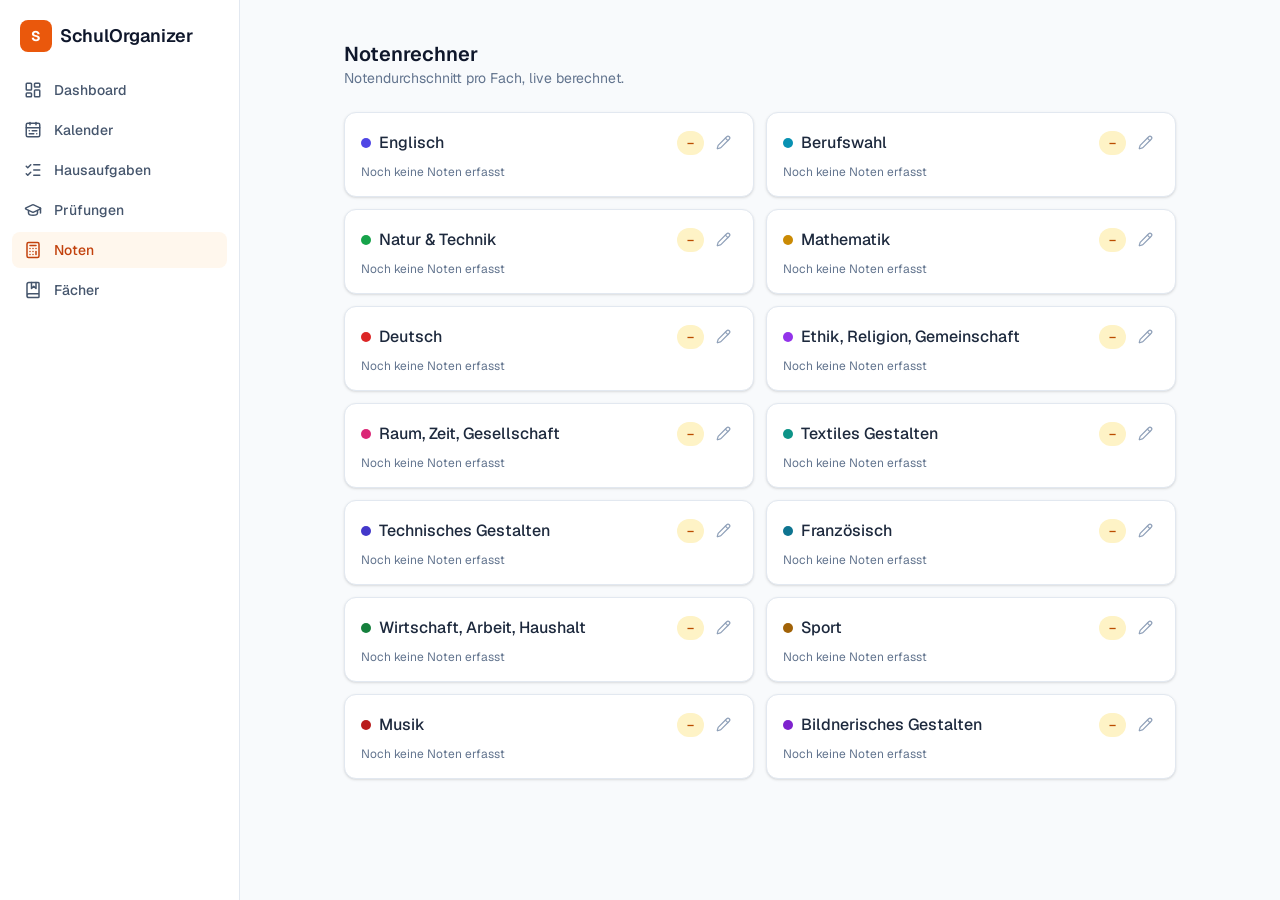
<file: noten.html>
<!DOCTYPE html><html lang="de-CH" class="geist_a71539c9-module__T19VSG__variable geist_mono_8d43a2aa-module__8Li5zG__variable h-full antialiased"><head><meta charSet="utf-8"/><meta name="viewport" content="width=device-width, initial-scale=1, maximum-scale=1"/><link rel="preload" href="/_next/static/media/797e433ab948586e-s.p.0r6juujl39pe6.woff2" as="font" crossorigin="" type="font/woff2"/><link rel="preload" href="/_next/static/media/caa3a2e1cccd8315-s.p.0wgildi0cnwt9.woff2" as="font" crossorigin="" type="font/woff2"/><link rel="stylesheet" href="/_next/static/chunks/31s3ppngjun37.css" data-precedence="next"/><link rel="preload" as="script" fetchPriority="low" href="/_next/static/chunks/310vm2bl3xxpt.js"/><script src="/_next/static/chunks/2mmpezlrfmbu5.js" async=""></script><script src="/_next/static/chunks/1mh6a-0e61pyc.js" async=""></script><script src="/_next/static/chunks/2_2-1c0c4snqt.js" async=""></script><script src="/_next/static/chunks/turbopack-2szx5gqh_x_z2.js" async=""></script><script src="/_next/static/chunks/29ljb152yaqt8.js" async=""></script><script src="/_next/static/chunks/3sgnv-wjje497.js" async=""></script><script src="/_next/static/chunks/40m6ki1_6zgaw.js" async=""></script><meta name="theme-color" content="#f97316"/><title>SchulOrganizer</title><meta name="description" content="Kalender, Hausaufgaben, Prüfungsplaner und Notenrechner in einer App."/><meta name="application-name" content="SchulOrganizer"/><link rel="manifest" href="/manifest.webmanifest"/><meta name="mobile-web-app-capable" content="yes"/><meta name="apple-mobile-web-app-title" content="SchulOrganizer"/><meta name="apple-mobile-web-app-status-bar-style" content="default"/><link rel="icon" href="/favicon.ico?favicon.2vob68tjqpejf.ico" sizes="256x256" type="image/x-icon"/><link rel="icon" href="/icons/favicon-16.png" sizes="16x16" type="image/png"/><link rel="icon" href="/icons/favicon-32.png" sizes="32x32" type="image/png"/><link rel="icon" href="/icons/icon-192.png" sizes="192x192" type="image/png"/><link rel="apple-touch-icon" href="/icons/apple-touch-icon.png" sizes="180x180" type="image/png"/><meta name="next-size-adjust" content=""/><script src="/_next/static/chunks/0cz1d0mv5g_q7.js" noModule=""></script></head><body class="min-h-full flex flex-col bg-slate-50 text-slate-900 dark:bg-slate-950 dark:text-slate-100"><div hidden=""><!--$--><!--/$--></div><div class="flex min-h-screen w-full flex-col md:flex-row"><aside class="hidden w-60 shrink-0 border-r border-slate-200 bg-white md:flex md:flex-col dark:border-slate-800 dark:bg-slate-900"><div class="flex items-center gap-2 px-5 py-5"><span class="flex h-8 w-8 items-center justify-center rounded-lg bg-indigo-600 text-sm font-bold text-white">S</span><span class="text-lg font-semibold text-slate-900 dark:text-white">SchulOrganizer</span></div><nav class="flex flex-1 flex-col gap-1 px-3"><a class="flex items-center gap-3 rounded-lg px-3 py-2 text-sm font-medium transition-colors text-slate-600 hover:bg-slate-100 dark:text-slate-400 dark:hover:bg-slate-800" href="/"><svg xmlns="http://www.w3.org/2000/svg" width="18" height="18" viewBox="0 0 24 24" fill="none" stroke="currentColor" stroke-width="2" stroke-linecap="round" stroke-linejoin="round" class="lucide lucide-layout-dashboard" aria-hidden="true"><rect width="7" height="9" x="3" y="3" rx="1"></rect><rect width="7" height="5" x="14" y="3" rx="1"></rect><rect width="7" height="9" x="14" y="12" rx="1"></rect><rect width="7" height="5" x="3" y="16" rx="1"></rect></svg>Dashboard</a><a class="flex items-center gap-3 rounded-lg px-3 py-2 text-sm font-medium transition-colors text-slate-600 hover:bg-slate-100 dark:text-slate-400 dark:hover:bg-slate-800" href="/kalender"><svg xmlns="http://www.w3.org/2000/svg" width="18" height="18" viewBox="0 0 24 24" fill="none" stroke="currentColor" stroke-width="2" stroke-linecap="round" stroke-linejoin="round" class="lucide lucide-calendar-range" aria-hidden="true"><rect x="3" y="3" width="18" height="18" rx="2"></rect><path d="M16 2v3"></path><path d="M3 9h18"></path><path d="M8 2v3"></path><path d="M17 13h-6"></path><path d="M13 17H7"></path><path d="M7 13h.01"></path><path d="M17 17h.01"></path></svg>Kalender</a><a class="flex items-center gap-3 rounded-lg px-3 py-2 text-sm font-medium transition-colors text-slate-600 hover:bg-slate-100 dark:text-slate-400 dark:hover:bg-slate-800" href="/hausaufgaben"><svg xmlns="http://www.w3.org/2000/svg" width="18" height="18" viewBox="0 0 24 24" fill="none" stroke="currentColor" stroke-width="2" stroke-linecap="round" stroke-linejoin="round" class="lucide lucide-list-checks" aria-hidden="true"><path d="M13 5h8"></path><path d="M13 12h8"></path><path d="M13 19h8"></path><path d="m3 17 2 2 4-4"></path><path d="m3 7 2 2 4-4"></path></svg>Hausaufgaben</a><a class="flex items-center gap-3 rounded-lg px-3 py-2 text-sm font-medium transition-colors text-slate-600 hover:bg-slate-100 dark:text-slate-400 dark:hover:bg-slate-800" href="/pruefungen"><svg xmlns="http://www.w3.org/2000/svg" width="18" height="18" viewBox="0 0 24 24" fill="none" stroke="currentColor" stroke-width="2" stroke-linecap="round" stroke-linejoin="round" class="lucide lucide-graduation-cap" aria-hidden="true"><path d="M21.42 10.922a1 1 0 0 0-.019-1.838L12.83 5.18a2 2 0 0 0-1.66 0L2.6 9.08a1 1 0 0 0 0 1.832l8.57 3.908a2 2 0 0 0 1.66 0z"></path><path d="M22 10v6"></path><path d="M6 12.5V16a6 3 0 0 0 12 0v-3.5"></path></svg>Prüfungen</a><a class="flex items-center gap-3 rounded-lg px-3 py-2 text-sm font-medium transition-colors bg-indigo-50 text-indigo-700 dark:bg-indigo-950 dark:text-indigo-300" href="/noten"><svg xmlns="http://www.w3.org/2000/svg" width="18" height="18" viewBox="0 0 24 24" fill="none" stroke="currentColor" stroke-width="2" stroke-linecap="round" stroke-linejoin="round" class="lucide lucide-calculator" aria-hidden="true"><rect width="16" height="20" x="4" y="2" rx="2"></rect><line x1="8" x2="16" y1="6" y2="6"></line><line x1="16" x2="16" y1="14" y2="18"></line><path d="M16 10h.01"></path><path d="M12 10h.01"></path><path d="M8 10h.01"></path><path d="M12 14h.01"></path><path d="M8 14h.01"></path><path d="M12 18h.01"></path><path d="M8 18h.01"></path></svg>Noten</a><a class="flex items-center gap-3 rounded-lg px-3 py-2 text-sm font-medium transition-colors text-slate-600 hover:bg-slate-100 dark:text-slate-400 dark:hover:bg-slate-800" href="/faecher"><svg xmlns="http://www.w3.org/2000/svg" width="18" height="18" viewBox="0 0 24 24" fill="none" stroke="currentColor" stroke-width="2" stroke-linecap="round" stroke-linejoin="round" class="lucide lucide-book-marked" aria-hidden="true"><path d="M10 2v8l3-3 3 3V2"></path><path d="M4 19.5v-15A2.5 2.5 0 0 1 6.5 2H19a1 1 0 0 1 1 1v18a1 1 0 0 1-1 1H6.5a1 1 0 0 1 0-5H20"></path></svg>Fächer</a></nav></aside><header class="flex items-center gap-2 border-b border-slate-200 bg-white px-4 py-3 md:hidden dark:border-slate-800 dark:bg-slate-900"><span class="flex h-7 w-7 items-center justify-center rounded-md bg-indigo-600 text-xs font-bold text-white">S</span><span class="text-base font-semibold text-slate-900 dark:text-white">SchulOrganizer</span></header><main class="min-w-0 flex-1 pb-20 md:pb-0"><div class="mx-auto max-w-4xl px-4 py-6 md:px-8 md:py-10"><div class="mb-6"><h1 class="text-xl font-semibold text-slate-900 dark:text-white">Notenrechner</h1><p class="text-sm text-slate-500 dark:text-slate-400">Notendurchschnitt pro Fach, live berechnet.</p></div><div class="grid gap-3 sm:grid-cols-2"><div class="rounded-xl border border-slate-200 bg-white p-4 shadow-sm dark:border-slate-800 dark:bg-slate-900"><div class="flex items-center justify-between gap-2"><div class="flex min-w-0 items-center gap-2"><span class="inline-block h-2.5 w-2.5 shrink-0 rounded-full" style="background-color:#4f46e5"></span><span class="truncate font-medium text-slate-800 dark:text-slate-100">Englisch</span></div><div class="flex shrink-0 items-center gap-1.5"><span class="rounded-full px-2.5 py-1 text-xs font-semibold bg-amber-100 dark:bg-amber-950 text-amber-700 dark:text-amber-400">–</span><button class="rounded-md p-1.5 hover:bg-slate-100 dark:hover:bg-slate-800 text-slate-400 hover:text-slate-600" aria-label="Tests für Englisch anzeigen" aria-expanded="false"><svg xmlns="http://www.w3.org/2000/svg" width="15" height="15" viewBox="0 0 24 24" fill="none" stroke="currentColor" stroke-width="2" stroke-linecap="round" stroke-linejoin="round" class="lucide lucide-pencil" aria-hidden="true"><path d="M21.174 6.812a1 1 0 0 0-3.986-3.987L3.842 16.174a2 2 0 0 0-.5.83l-1.321 4.352a.5.5 0 0 0 .623.622l4.353-1.32a2 2 0 0 0 .83-.497z"></path><path d="m15 5 4 4"></path></svg></button></div></div><p class="mt-2 text-xs text-slate-500 dark:text-slate-400">Noch keine Noten erfasst</p></div><div class="rounded-xl border border-slate-200 bg-white p-4 shadow-sm dark:border-slate-800 dark:bg-slate-900"><div class="flex items-center justify-between gap-2"><div class="flex min-w-0 items-center gap-2"><span class="inline-block h-2.5 w-2.5 shrink-0 rounded-full" style="background-color:#0891b2"></span><span class="truncate font-medium text-slate-800 dark:text-slate-100">Berufswahl</span></div><div class="flex shrink-0 items-center gap-1.5"><span class="rounded-full px-2.5 py-1 text-xs font-semibold bg-amber-100 dark:bg-amber-950 text-amber-700 dark:text-amber-400">–</span><button class="rounded-md p-1.5 hover:bg-slate-100 dark:hover:bg-slate-800 text-slate-400 hover:text-slate-600" aria-label="Tests für Berufswahl anzeigen" aria-expanded="false"><svg xmlns="http://www.w3.org/2000/svg" width="15" height="15" viewBox="0 0 24 24" fill="none" stroke="currentColor" stroke-width="2" stroke-linecap="round" stroke-linejoin="round" class="lucide lucide-pencil" aria-hidden="true"><path d="M21.174 6.812a1 1 0 0 0-3.986-3.987L3.842 16.174a2 2 0 0 0-.5.83l-1.321 4.352a.5.5 0 0 0 .623.622l4.353-1.32a2 2 0 0 0 .83-.497z"></path><path d="m15 5 4 4"></path></svg></button></div></div><p class="mt-2 text-xs text-slate-500 dark:text-slate-400">Noch keine Noten erfasst</p></div><div class="rounded-xl border border-slate-200 bg-white p-4 shadow-sm dark:border-slate-800 dark:bg-slate-900"><div class="flex items-center justify-between gap-2"><div class="flex min-w-0 items-center gap-2"><span class="inline-block h-2.5 w-2.5 shrink-0 rounded-full" style="background-color:#16a34a"></span><span class="truncate font-medium text-slate-800 dark:text-slate-100">Natur &amp; Technik</span></div><div class="flex shrink-0 items-center gap-1.5"><span class="rounded-full px-2.5 py-1 text-xs font-semibold bg-amber-100 dark:bg-amber-950 text-amber-700 dark:text-amber-400">–</span><button class="rounded-md p-1.5 hover:bg-slate-100 dark:hover:bg-slate-800 text-slate-400 hover:text-slate-600" aria-label="Tests für Natur &amp; Technik anzeigen" aria-expanded="false"><svg xmlns="http://www.w3.org/2000/svg" width="15" height="15" viewBox="0 0 24 24" fill="none" stroke="currentColor" stroke-width="2" stroke-linecap="round" stroke-linejoin="round" class="lucide lucide-pencil" aria-hidden="true"><path d="M21.174 6.812a1 1 0 0 0-3.986-3.987L3.842 16.174a2 2 0 0 0-.5.83l-1.321 4.352a.5.5 0 0 0 .623.622l4.353-1.32a2 2 0 0 0 .83-.497z"></path><path d="m15 5 4 4"></path></svg></button></div></div><p class="mt-2 text-xs text-slate-500 dark:text-slate-400">Noch keine Noten erfasst</p></div><div class="rounded-xl border border-slate-200 bg-white p-4 shadow-sm dark:border-slate-800 dark:bg-slate-900"><div class="flex items-center justify-between gap-2"><div class="flex min-w-0 items-center gap-2"><span class="inline-block h-2.5 w-2.5 shrink-0 rounded-full" style="background-color:#ca8a04"></span><span class="truncate font-medium text-slate-800 dark:text-slate-100">Mathematik</span></div><div class="flex shrink-0 items-center gap-1.5"><span class="rounded-full px-2.5 py-1 text-xs font-semibold bg-amber-100 dark:bg-amber-950 text-amber-700 dark:text-amber-400">–</span><button class="rounded-md p-1.5 hover:bg-slate-100 dark:hover:bg-slate-800 text-slate-400 hover:text-slate-600" aria-label="Tests für Mathematik anzeigen" aria-expanded="false"><svg xmlns="http://www.w3.org/2000/svg" width="15" height="15" viewBox="0 0 24 24" fill="none" stroke="currentColor" stroke-width="2" stroke-linecap="round" stroke-linejoin="round" class="lucide lucide-pencil" aria-hidden="true"><path d="M21.174 6.812a1 1 0 0 0-3.986-3.987L3.842 16.174a2 2 0 0 0-.5.83l-1.321 4.352a.5.5 0 0 0 .623.622l4.353-1.32a2 2 0 0 0 .83-.497z"></path><path d="m15 5 4 4"></path></svg></button></div></div><p class="mt-2 text-xs text-slate-500 dark:text-slate-400">Noch keine Noten erfasst</p></div><div class="rounded-xl border border-slate-200 bg-white p-4 shadow-sm dark:border-slate-800 dark:bg-slate-900"><div class="flex items-center justify-between gap-2"><div class="flex min-w-0 items-center gap-2"><span class="inline-block h-2.5 w-2.5 shrink-0 rounded-full" style="background-color:#dc2626"></span><span class="truncate font-medium text-slate-800 dark:text-slate-100">Deutsch</span></div><div class="flex shrink-0 items-center gap-1.5"><span class="rounded-full px-2.5 py-1 text-xs font-semibold bg-amber-100 dark:bg-amber-950 text-amber-700 dark:text-amber-400">–</span><button class="rounded-md p-1.5 hover:bg-slate-100 dark:hover:bg-slate-800 text-slate-400 hover:text-slate-600" aria-label="Tests für Deutsch anzeigen" aria-expanded="false"><svg xmlns="http://www.w3.org/2000/svg" width="15" height="15" viewBox="0 0 24 24" fill="none" stroke="currentColor" stroke-width="2" stroke-linecap="round" stroke-linejoin="round" class="lucide lucide-pencil" aria-hidden="true"><path d="M21.174 6.812a1 1 0 0 0-3.986-3.987L3.842 16.174a2 2 0 0 0-.5.83l-1.321 4.352a.5.5 0 0 0 .623.622l4.353-1.32a2 2 0 0 0 .83-.497z"></path><path d="m15 5 4 4"></path></svg></button></div></div><p class="mt-2 text-xs text-slate-500 dark:text-slate-400">Noch keine Noten erfasst</p></div><div class="rounded-xl border border-slate-200 bg-white p-4 shadow-sm dark:border-slate-800 dark:bg-slate-900"><div class="flex items-center justify-between gap-2"><div class="flex min-w-0 items-center gap-2"><span class="inline-block h-2.5 w-2.5 shrink-0 rounded-full" style="background-color:#9333ea"></span><span class="truncate font-medium text-slate-800 dark:text-slate-100">Ethik, Religion, Gemeinschaft</span></div><div class="flex shrink-0 items-center gap-1.5"><span class="rounded-full px-2.5 py-1 text-xs font-semibold bg-amber-100 dark:bg-amber-950 text-amber-700 dark:text-amber-400">–</span><button class="rounded-md p-1.5 hover:bg-slate-100 dark:hover:bg-slate-800 text-slate-400 hover:text-slate-600" aria-label="Tests für Ethik, Religion, Gemeinschaft anzeigen" aria-expanded="false"><svg xmlns="http://www.w3.org/2000/svg" width="15" height="15" viewBox="0 0 24 24" fill="none" stroke="currentColor" stroke-width="2" stroke-linecap="round" stroke-linejoin="round" class="lucide lucide-pencil" aria-hidden="true"><path d="M21.174 6.812a1 1 0 0 0-3.986-3.987L3.842 16.174a2 2 0 0 0-.5.83l-1.321 4.352a.5.5 0 0 0 .623.622l4.353-1.32a2 2 0 0 0 .83-.497z"></path><path d="m15 5 4 4"></path></svg></button></div></div><p class="mt-2 text-xs text-slate-500 dark:text-slate-400">Noch keine Noten erfasst</p></div><div class="rounded-xl border border-slate-200 bg-white p-4 shadow-sm dark:border-slate-800 dark:bg-slate-900"><div class="flex items-center justify-between gap-2"><div class="flex min-w-0 items-center gap-2"><span class="inline-block h-2.5 w-2.5 shrink-0 rounded-full" style="background-color:#db2777"></span><span class="truncate font-medium text-slate-800 dark:text-slate-100">Raum, Zeit, Gesellschaft</span></div><div class="flex shrink-0 items-center gap-1.5"><span class="rounded-full px-2.5 py-1 text-xs font-semibold bg-amber-100 dark:bg-amber-950 text-amber-700 dark:text-amber-400">–</span><button class="rounded-md p-1.5 hover:bg-slate-100 dark:hover:bg-slate-800 text-slate-400 hover:text-slate-600" aria-label="Tests für Raum, Zeit, Gesellschaft anzeigen" aria-expanded="false"><svg xmlns="http://www.w3.org/2000/svg" width="15" height="15" viewBox="0 0 24 24" fill="none" stroke="currentColor" stroke-width="2" stroke-linecap="round" stroke-linejoin="round" class="lucide lucide-pencil" aria-hidden="true"><path d="M21.174 6.812a1 1 0 0 0-3.986-3.987L3.842 16.174a2 2 0 0 0-.5.83l-1.321 4.352a.5.5 0 0 0 .623.622l4.353-1.32a2 2 0 0 0 .83-.497z"></path><path d="m15 5 4 4"></path></svg></button></div></div><p class="mt-2 text-xs text-slate-500 dark:text-slate-400">Noch keine Noten erfasst</p></div><div class="rounded-xl border border-slate-200 bg-white p-4 shadow-sm dark:border-slate-800 dark:bg-slate-900"><div class="flex items-center justify-between gap-2"><div class="flex min-w-0 items-center gap-2"><span class="inline-block h-2.5 w-2.5 shrink-0 rounded-full" style="background-color:#0d9488"></span><span class="truncate font-medium text-slate-800 dark:text-slate-100">Textiles Gestalten</span></div><div class="flex shrink-0 items-center gap-1.5"><span class="rounded-full px-2.5 py-1 text-xs font-semibold bg-amber-100 dark:bg-amber-950 text-amber-700 dark:text-amber-400">–</span><button class="rounded-md p-1.5 hover:bg-slate-100 dark:hover:bg-slate-800 text-slate-400 hover:text-slate-600" aria-label="Tests für Textiles Gestalten anzeigen" aria-expanded="false"><svg xmlns="http://www.w3.org/2000/svg" width="15" height="15" viewBox="0 0 24 24" fill="none" stroke="currentColor" stroke-width="2" stroke-linecap="round" stroke-linejoin="round" class="lucide lucide-pencil" aria-hidden="true"><path d="M21.174 6.812a1 1 0 0 0-3.986-3.987L3.842 16.174a2 2 0 0 0-.5.83l-1.321 4.352a.5.5 0 0 0 .623.622l4.353-1.32a2 2 0 0 0 .83-.497z"></path><path d="m15 5 4 4"></path></svg></button></div></div><p class="mt-2 text-xs text-slate-500 dark:text-slate-400">Noch keine Noten erfasst</p></div><div class="rounded-xl border border-slate-200 bg-white p-4 shadow-sm dark:border-slate-800 dark:bg-slate-900"><div class="flex items-center justify-between gap-2"><div class="flex min-w-0 items-center gap-2"><span class="inline-block h-2.5 w-2.5 shrink-0 rounded-full" style="background-color:#4338ca"></span><span class="truncate font-medium text-slate-800 dark:text-slate-100">Technisches Gestalten</span></div><div class="flex shrink-0 items-center gap-1.5"><span class="rounded-full px-2.5 py-1 text-xs font-semibold bg-amber-100 dark:bg-amber-950 text-amber-700 dark:text-amber-400">–</span><button class="rounded-md p-1.5 hover:bg-slate-100 dark:hover:bg-slate-800 text-slate-400 hover:text-slate-600" aria-label="Tests für Technisches Gestalten anzeigen" aria-expanded="false"><svg xmlns="http://www.w3.org/2000/svg" width="15" height="15" viewBox="0 0 24 24" fill="none" stroke="currentColor" stroke-width="2" stroke-linecap="round" stroke-linejoin="round" class="lucide lucide-pencil" aria-hidden="true"><path d="M21.174 6.812a1 1 0 0 0-3.986-3.987L3.842 16.174a2 2 0 0 0-.5.83l-1.321 4.352a.5.5 0 0 0 .623.622l4.353-1.32a2 2 0 0 0 .83-.497z"></path><path d="m15 5 4 4"></path></svg></button></div></div><p class="mt-2 text-xs text-slate-500 dark:text-slate-400">Noch keine Noten erfasst</p></div><div class="rounded-xl border border-slate-200 bg-white p-4 shadow-sm dark:border-slate-800 dark:bg-slate-900"><div class="flex items-center justify-between gap-2"><div class="flex min-w-0 items-center gap-2"><span class="inline-block h-2.5 w-2.5 shrink-0 rounded-full" style="background-color:#0e7490"></span><span class="truncate font-medium text-slate-800 dark:text-slate-100">Französisch</span></div><div class="flex shrink-0 items-center gap-1.5"><span class="rounded-full px-2.5 py-1 text-xs font-semibold bg-amber-100 dark:bg-amber-950 text-amber-700 dark:text-amber-400">–</span><button class="rounded-md p-1.5 hover:bg-slate-100 dark:hover:bg-slate-800 text-slate-400 hover:text-slate-600" aria-label="Tests für Französisch anzeigen" aria-expanded="false"><svg xmlns="http://www.w3.org/2000/svg" width="15" height="15" viewBox="0 0 24 24" fill="none" stroke="currentColor" stroke-width="2" stroke-linecap="round" stroke-linejoin="round" class="lucide lucide-pencil" aria-hidden="true"><path d="M21.174 6.812a1 1 0 0 0-3.986-3.987L3.842 16.174a2 2 0 0 0-.5.83l-1.321 4.352a.5.5 0 0 0 .623.622l4.353-1.32a2 2 0 0 0 .83-.497z"></path><path d="m15 5 4 4"></path></svg></button></div></div><p class="mt-2 text-xs text-slate-500 dark:text-slate-400">Noch keine Noten erfasst</p></div><div class="rounded-xl border border-slate-200 bg-white p-4 shadow-sm dark:border-slate-800 dark:bg-slate-900"><div class="flex items-center justify-between gap-2"><div class="flex min-w-0 items-center gap-2"><span class="inline-block h-2.5 w-2.5 shrink-0 rounded-full" style="background-color:#15803d"></span><span class="truncate font-medium text-slate-800 dark:text-slate-100">Wirtschaft, Arbeit, Haushalt</span></div><div class="flex shrink-0 items-center gap-1.5"><span class="rounded-full px-2.5 py-1 text-xs font-semibold bg-amber-100 dark:bg-amber-950 text-amber-700 dark:text-amber-400">–</span><button class="rounded-md p-1.5 hover:bg-slate-100 dark:hover:bg-slate-800 text-slate-400 hover:text-slate-600" aria-label="Tests für Wirtschaft, Arbeit, Haushalt anzeigen" aria-expanded="false"><svg xmlns="http://www.w3.org/2000/svg" width="15" height="15" viewBox="0 0 24 24" fill="none" stroke="currentColor" stroke-width="2" stroke-linecap="round" stroke-linejoin="round" class="lucide lucide-pencil" aria-hidden="true"><path d="M21.174 6.812a1 1 0 0 0-3.986-3.987L3.842 16.174a2 2 0 0 0-.5.83l-1.321 4.352a.5.5 0 0 0 .623.622l4.353-1.32a2 2 0 0 0 .83-.497z"></path><path d="m15 5 4 4"></path></svg></button></div></div><p class="mt-2 text-xs text-slate-500 dark:text-slate-400">Noch keine Noten erfasst</p></div><div class="rounded-xl border border-slate-200 bg-white p-4 shadow-sm dark:border-slate-800 dark:bg-slate-900"><div class="flex items-center justify-between gap-2"><div class="flex min-w-0 items-center gap-2"><span class="inline-block h-2.5 w-2.5 shrink-0 rounded-full" style="background-color:#a16207"></span><span class="truncate font-medium text-slate-800 dark:text-slate-100">Sport</span></div><div class="flex shrink-0 items-center gap-1.5"><span class="rounded-full px-2.5 py-1 text-xs font-semibold bg-amber-100 dark:bg-amber-950 text-amber-700 dark:text-amber-400">–</span><button class="rounded-md p-1.5 hover:bg-slate-100 dark:hover:bg-slate-800 text-slate-400 hover:text-slate-600" aria-label="Tests für Sport anzeigen" aria-expanded="false"><svg xmlns="http://www.w3.org/2000/svg" width="15" height="15" viewBox="0 0 24 24" fill="none" stroke="currentColor" stroke-width="2" stroke-linecap="round" stroke-linejoin="round" class="lucide lucide-pencil" aria-hidden="true"><path d="M21.174 6.812a1 1 0 0 0-3.986-3.987L3.842 16.174a2 2 0 0 0-.5.83l-1.321 4.352a.5.5 0 0 0 .623.622l4.353-1.32a2 2 0 0 0 .83-.497z"></path><path d="m15 5 4 4"></path></svg></button></div></div><p class="mt-2 text-xs text-slate-500 dark:text-slate-400">Noch keine Noten erfasst</p></div><div class="rounded-xl border border-slate-200 bg-white p-4 shadow-sm dark:border-slate-800 dark:bg-slate-900"><div class="flex items-center justify-between gap-2"><div class="flex min-w-0 items-center gap-2"><span class="inline-block h-2.5 w-2.5 shrink-0 rounded-full" style="background-color:#b91c1c"></span><span class="truncate font-medium text-slate-800 dark:text-slate-100">Musik</span></div><div class="flex shrink-0 items-center gap-1.5"><span class="rounded-full px-2.5 py-1 text-xs font-semibold bg-amber-100 dark:bg-amber-950 text-amber-700 dark:text-amber-400">–</span><button class="rounded-md p-1.5 hover:bg-slate-100 dark:hover:bg-slate-800 text-slate-400 hover:text-slate-600" aria-label="Tests für Musik anzeigen" aria-expanded="false"><svg xmlns="http://www.w3.org/2000/svg" width="15" height="15" viewBox="0 0 24 24" fill="none" stroke="currentColor" stroke-width="2" stroke-linecap="round" stroke-linejoin="round" class="lucide lucide-pencil" aria-hidden="true"><path d="M21.174 6.812a1 1 0 0 0-3.986-3.987L3.842 16.174a2 2 0 0 0-.5.83l-1.321 4.352a.5.5 0 0 0 .623.622l4.353-1.32a2 2 0 0 0 .83-.497z"></path><path d="m15 5 4 4"></path></svg></button></div></div><p class="mt-2 text-xs text-slate-500 dark:text-slate-400">Noch keine Noten erfasst</p></div><div class="rounded-xl border border-slate-200 bg-white p-4 shadow-sm dark:border-slate-800 dark:bg-slate-900"><div class="flex items-center justify-between gap-2"><div class="flex min-w-0 items-center gap-2"><span class="inline-block h-2.5 w-2.5 shrink-0 rounded-full" style="background-color:#7e22ce"></span><span class="truncate font-medium text-slate-800 dark:text-slate-100">Bildnerisches Gestalten</span></div><div class="flex shrink-0 items-center gap-1.5"><span class="rounded-full px-2.5 py-1 text-xs font-semibold bg-amber-100 dark:bg-amber-950 text-amber-700 dark:text-amber-400">–</span><button class="rounded-md p-1.5 hover:bg-slate-100 dark:hover:bg-slate-800 text-slate-400 hover:text-slate-600" aria-label="Tests für Bildnerisches Gestalten anzeigen" aria-expanded="false"><svg xmlns="http://www.w3.org/2000/svg" width="15" height="15" viewBox="0 0 24 24" fill="none" stroke="currentColor" stroke-width="2" stroke-linecap="round" stroke-linejoin="round" class="lucide lucide-pencil" aria-hidden="true"><path d="M21.174 6.812a1 1 0 0 0-3.986-3.987L3.842 16.174a2 2 0 0 0-.5.83l-1.321 4.352a.5.5 0 0 0 .623.622l4.353-1.32a2 2 0 0 0 .83-.497z"></path><path d="m15 5 4 4"></path></svg></button></div></div><p class="mt-2 text-xs text-slate-500 dark:text-slate-400">Noch keine Noten erfasst</p></div></div></div><!--$--><!--/$--></main><nav class="fixed inset-x-0 bottom-0 z-10 flex overflow-x-auto border-t border-slate-200 bg-white/95 backdrop-blur md:hidden dark:border-slate-800 dark:bg-slate-900/95"><a class="flex min-w-[64px] flex-1 flex-col items-center gap-0.5 py-2 text-[11px] font-medium whitespace-nowrap text-slate-500 dark:text-slate-400" href="/"><svg xmlns="http://www.w3.org/2000/svg" width="20" height="20" viewBox="0 0 24 24" fill="none" stroke="currentColor" stroke-width="2" stroke-linecap="round" stroke-linejoin="round" class="lucide lucide-layout-dashboard" aria-hidden="true"><rect width="7" height="9" x="3" y="3" rx="1"></rect><rect width="7" height="5" x="14" y="3" rx="1"></rect><rect width="7" height="9" x="14" y="12" rx="1"></rect><rect width="7" height="5" x="3" y="16" rx="1"></rect></svg>Dashboard</a><a class="flex min-w-[64px] flex-1 flex-col items-center gap-0.5 py-2 text-[11px] font-medium whitespace-nowrap text-slate-500 dark:text-slate-400" href="/kalender"><svg xmlns="http://www.w3.org/2000/svg" width="20" height="20" viewBox="0 0 24 24" fill="none" stroke="currentColor" stroke-width="2" stroke-linecap="round" stroke-linejoin="round" class="lucide lucide-calendar-range" aria-hidden="true"><rect x="3" y="3" width="18" height="18" rx="2"></rect><path d="M16 2v3"></path><path d="M3 9h18"></path><path d="M8 2v3"></path><path d="M17 13h-6"></path><path d="M13 17H7"></path><path d="M7 13h.01"></path><path d="M17 17h.01"></path></svg>Kalender</a><a class="flex min-w-[64px] flex-1 flex-col items-center gap-0.5 py-2 text-[11px] font-medium whitespace-nowrap text-slate-500 dark:text-slate-400" href="/hausaufgaben"><svg xmlns="http://www.w3.org/2000/svg" width="20" height="20" viewBox="0 0 24 24" fill="none" stroke="currentColor" stroke-width="2" stroke-linecap="round" stroke-linejoin="round" class="lucide lucide-list-checks" aria-hidden="true"><path d="M13 5h8"></path><path d="M13 12h8"></path><path d="M13 19h8"></path><path d="m3 17 2 2 4-4"></path><path d="m3 7 2 2 4-4"></path></svg>Hausaufgaben</a><a class="flex min-w-[64px] flex-1 flex-col items-center gap-0.5 py-2 text-[11px] font-medium whitespace-nowrap text-slate-500 dark:text-slate-400" href="/pruefungen"><svg xmlns="http://www.w3.org/2000/svg" width="20" height="20" viewBox="0 0 24 24" fill="none" stroke="currentColor" stroke-width="2" stroke-linecap="round" stroke-linejoin="round" class="lucide lucide-graduation-cap" aria-hidden="true"><path d="M21.42 10.922a1 1 0 0 0-.019-1.838L12.83 5.18a2 2 0 0 0-1.66 0L2.6 9.08a1 1 0 0 0 0 1.832l8.57 3.908a2 2 0 0 0 1.66 0z"></path><path d="M22 10v6"></path><path d="M6 12.5V16a6 3 0 0 0 12 0v-3.5"></path></svg>Prüfungen</a><a class="flex min-w-[64px] flex-1 flex-col items-center gap-0.5 py-2 text-[11px] font-medium whitespace-nowrap text-indigo-600 dark:text-indigo-400" href="/noten"><svg xmlns="http://www.w3.org/2000/svg" width="20" height="20" viewBox="0 0 24 24" fill="none" stroke="currentColor" stroke-width="2" stroke-linecap="round" stroke-linejoin="round" class="lucide lucide-calculator" aria-hidden="true"><rect width="16" height="20" x="4" y="2" rx="2"></rect><line x1="8" x2="16" y1="6" y2="6"></line><line x1="16" x2="16" y1="14" y2="18"></line><path d="M16 10h.01"></path><path d="M12 10h.01"></path><path d="M8 10h.01"></path><path d="M12 14h.01"></path><path d="M8 14h.01"></path><path d="M12 18h.01"></path><path d="M8 18h.01"></path></svg>Noten</a><a class="flex min-w-[64px] flex-1 flex-col items-center gap-0.5 py-2 text-[11px] font-medium whitespace-nowrap text-slate-500 dark:text-slate-400" href="/faecher"><svg xmlns="http://www.w3.org/2000/svg" width="20" height="20" viewBox="0 0 24 24" fill="none" stroke="currentColor" stroke-width="2" stroke-linecap="round" stroke-linejoin="round" class="lucide lucide-book-marked" aria-hidden="true"><path d="M10 2v8l3-3 3 3V2"></path><path d="M4 19.5v-15A2.5 2.5 0 0 1 6.5 2H19a1 1 0 0 1 1 1v18a1 1 0 0 1-1 1H6.5a1 1 0 0 1 0-5H20"></path></svg>Fächer</a></nav></div><script src="/_next/static/chunks/310vm2bl3xxpt.js" id="_R_" async=""></script><script>(self.__next_f=self.__next_f||[]).push([0])</script><script>self.__next_f.push([1,"1:\"$Sreact.fragment\"\n2:I[36385,[\"/_next/static/chunks/29ljb152yaqt8.js\",\"/_next/static/chunks/3sgnv-wjje497.js\"],\"StoreHydration\"]\n3:I[51238,[\"/_next/static/chunks/29ljb152yaqt8.js\",\"/_next/static/chunks/3sgnv-wjje497.js\"],\"ServiceWorkerRegister\"]\n4:I[63141,[\"/_next/static/chunks/29ljb152yaqt8.js\",\"/_next/static/chunks/3sgnv-wjje497.js\"],\"AppShell\"]\n5:I[39756,[\"/_next/static/chunks/29ljb152yaqt8.js\",\"/_next/static/chunks/3sgnv-wjje497.js\"],\"default\"]\n6:I[37457,[\"/_next/static/chunks/29ljb152yaqt8.js\",\"/_next/static/chunks/3sgnv-wjje497.js\"],\"default\"]\n7:I[47257,[\"/_next/static/chunks/29ljb152yaqt8.js\",\"/_next/static/chunks/3sgnv-wjje497.js\"],\"ClientPageRoot\"]\n8:I[62900,[\"/_next/static/chunks/29ljb152yaqt8.js\",\"/_next/static/chunks/3sgnv-wjje497.js\",\"/_next/static/chunks/40m6ki1_6zgaw.js\"],\"default\"]\nb:I[97367,[\"/_next/static/chunks/29ljb152yaqt8.js\",\"/_next/static/chunks/3sgnv-wjje497.js\"],\"OutletBoundary\"]\nc:\"$Sreact.suspense\"\nf:I[97367,[\"/_next/static/chunks/29ljb152yaqt8.js\",\"/_next/static/chunks/3sgnv-wjje497.js\"],\"ViewportBoundary\"]\n11:I[97367,[\"/_next/static/chunks/29ljb152yaqt8.js\",\"/_next/static/chunks/3sgnv-wjje497.js\"],\"MetadataBoundary\"]\n13:I[68027,[\"/_next/static/chunks/29ljb152yaqt8.js\",\"/_next/static/chunks/3sgnv-wjje497.js\"],\"default\",1]\n:HL[\"/_next/static/chunks/31s3ppngjun37.css\",\"style\"]\n:HL[\"/_next/static/media/797e433ab948586e-s.p.0r6juujl39pe6.woff2\",\"font\",{\"crossOrigin\":\"\",\"type\":\"font/woff2\"}]\n:HL[\"/_next/static/media/caa3a2e1cccd8315-s.p.0wgildi0cnwt9.woff2\",\"font\",{\"crossOrigin\":\"\",\"type\":\"font/woff2\"}]\ne:X\n0:{\"P\":null,\"c\":[\"\",\"noten\"],\"q\":\"\",\"i\":false,\"f\":[[[\"\",{\"children\":[\"noten\",{\"children\":[\"__PAGE__\",{},\"$undefined\",\"$undefined\",4608]},\"$undefined\",\"$undefined\",4608]},\"$undefined\",\"$undefined\",4624],[[\"$\",\"$1\",\"c\",{\"children\":[[[\"$\",\"link\",\"0\",{\"rel\":\"stylesheet\",\"href\":\"/_next/static/chunks/31s3ppngjun37.css\",\"precedence\":\"next\",\"crossOrigin\":\"$undefined\",\"nonce\":\"$undefined\"}],[\"$\",\"script\",\"script-0\",{\"src\":\"/_next/static/chunks/29ljb152yaqt8.js\",\"async\":true,\"nonce\":\"$undefined\"}],[\"$\",\"script\",\"script-1\",{\"src\":\"/_next/static/chunks/3sgnv-wjje497.js\",\"async\":true,\"nonce\":\"$undefined\"}]],[\"$\",\"html\",null,{\"lang\":\"de-CH\",\"className\":\"geist_a71539c9-module__T19VSG__variable geist_mono_8d43a2aa-module__8Li5zG__variable h-full antialiased\",\"children\":[\"$\",\"body\",null,{\"className\":\"min-h-full flex flex-col bg-slate-50 text-slate-900 dark:bg-slate-950 dark:text-slate-100\",\"children\":[[\"$\",\"$L2\",null,{}],[\"$\",\"$L3\",null,{}],[\"$\",\"$L4\",null,{\"children\":[\"$\",\"$L5\",null,{\"parallelRouterKey\":\"children\",\"error\":\"$undefined\",\"errorStyles\":\"$undefined\",\"errorScripts\":\"$undefined\",\"template\":[\"$\",\"$L6\",null,{}],\"templateStyles\":\"$undefined\",\"templateScripts\":\"$undefined\",\"notFound\":[[[\"$\",\"title\",null,{\"children\":\"404: This page could not be found.\"}],[\"$\",\"div\",null,{\"style\":{\"fontFamily\":\"system-ui,\\\"Segoe UI\\\",Roboto,Helvetica,Arial,sans-serif,\\\"Apple Color Emoji\\\",\\\"Segoe UI Emoji\\\"\",\"height\":\"100vh\",\"textAlign\":\"center\",\"display\":\"flex\",\"flexDirection\":\"column\",\"alignItems\":\"center\",\"justifyContent\":\"center\"},\"children\":[\"$\",\"div\",null,{\"children\":[[\"$\",\"style\",null,{\"dangerouslySetInnerHTML\":{\"__html\":\"body{color:#000;background:#fff;margin:0}.next-error-h1{border-right:1px solid rgba(0,0,0,.3)}@media (prefers-color-scheme:dark){body{color:#fff;background:#000}.next-error-h1{border-right:1px solid rgba(255,255,255,.3)}}\"}}],[\"$\",\"h1\",null,{\"className\":\"next-error-h1\",\"style\":{\"display\":\"inline-block\",\"margin\":\"0 20px 0 0\",\"padding\":\"0 23px 0 0\",\"fontSize\":24,\"fontWeight\":500,\"verticalAlign\":\"top\",\"lineHeight\":\"49px\"},\"children\":404}],[\"$\",\"div\",null,{\"style\":{\"display\":\"inline-block\"},\"children\":[\"$\",\"h2\",null,{\"style\":{\"fontSize\":14,\"fontWeight\":400,\"lineHeight\":\"49px\",\"margin\":0},\"children\":\"This page could not be found.\"}]}]]}]}]],[]],\"forbidden\":\"$undefined\",\"unauthorized\":\"$undefined\"}]}]]}]}]]}],{\"children\":[[\"$\",\"$1\",\"c\",{\"children\":[null,[\"$\",\"$L5\",null,{\"parallelRouterKey\":\"children\",\"error\":\"$undefined\",\"errorStyles\":\"$undefined\",\"errorScripts\":\"$undefined\",\"template\":[\"$\",\"$L6\",null,{}],\"templateStyles\":\"$undefined\",\"templateScripts\":\"$undefined\",\"notFound\":\"$undefined\",\"forbidden\":\"$undefined\",\"unauthorized\":\"$undefined\"}]]}],{\"children\":[[\"$\",\"$1\",\"c\",{\"children\":[[\"$\",\"$L7\",null,{\"Component\":\"$8\",\"serverProvidedParams\":{\"searchParams\":{},\"params\":{},\"promises\":[\"$@9\",\"$@a\"]}}],[[\"$\",\"script\",\"script-0\",{\"src\":\"/_next/static/chunks/40m6ki1_6zgaw.js\",\"async\":true,\"nonce\":\"$undefined\"}]],[\"$\",\"$Lb\",null,{\"children\":[\"$\",\"$c\",null,{\"name\":\"Next.MetadataOutlet\",\"children\":\"$@d\"}]}]]}],{},null,false,null]},null,false,\"$e\"]},null,false,null],[\"$\",\"$1\",\"h\",{\"children\":[null,[\"$\",\"$Lf\",null,{\"children\":\"$L10\"}],[\"$\",\"div\",null,{\"hidden\":true,\"children\":[\"$\",\"$L11\",null,{\"children\":[\"$\",\"$c\",null,{\"name\":\"Next.Metadata\",\"children\":\"$L12\"}]}]}],[\"$\",\"meta\",null,{\"name\":\"next-size-adjust\",\"content\":\"\"}]]}],false]],\"m\":\"$undefined\",\"G\":[\"$13\",[[\"$\",\"link\",\"0\",{\"rel\":\"stylesheet\",\"href\":\"/_next/static/chunks/31s3ppngjun37.css\",\"precedence\":\"next\",\"crossOrigin\":\"$undefined\",\"nonce\":\"$undefined\"}]]],\"S\":true,\"h\":null,\"r\":\"$undefined\",\"s\":\"$undefined\",\"a\":\"$undefined\",\"l\":\"$undefined\",\"p\":\"$undefined\",\"d\":\"$undefined\",\"b\":\"g5WjnunQbTwTBvkSSYUSl\"}\ne:C\n9:{}\na:\"$0:f:0:1:1:children:1:children:0:props:children:0:props:serverProvidedParams:params\"\n10:[[\"$\",\"meta\",\"0\",{\"charSet\":\"utf-8\"}],[\"$\",\"meta\",\"1\",{\"name\":\"viewport\",\"content\":\"width=device-width, initial-scale=1, maximum-scale=1\"}],[\"$\",\"meta\",\"2\",{\"name\":\"theme-color\",\"content\":\"#f97316\"}]]\n14:I[27201,[\"/_next/static/chunks/29ljb152yaqt8.js\",\"/_next/static/chunks/3sgnv-wjje497.js\"],\"IconMark\"]\nd:null\n12:[[\"$\",\"title\",\"0\",{\"children\":\"SchulOrganizer\"}],[\"$\",\"meta\",\"1\",{\"name\":\"description\",\"content\":\"Kalender, Hausaufgaben, Prüfungsplaner und Notenrechner in einer App.\"}],[\"$\",\"meta\",\"2\",{\"name\":\"application-name\",\"content\":\"SchulOrganizer\"}],[\"$\",\"link\",\"3\",{\"rel\":\"manifest\",\"href\":\"/manifest.webmanifest\",\"crossOrigin\":\"$undefined\"}],[\"$\",\"meta\",\"4\",{\"name\":\"mobile-web-app-capable\",\"content\":\"yes\"}],[\"$\",\"meta\",\"5\",{\"name\":\"apple-mobile-web-app-title\",\"content\":\"SchulOrganizer\"}],[\"$\",\"meta\",\"6\",{\"name\":\"apple-mobile-web-app-status-bar-style\",\"content\":\"default\"}],[\"$\",\"link\",\"7\",{\"rel\":\"icon\",\"href\":\"/favicon.ico?favicon.2vob68tjqpejf.ico\",\"sizes\":\"256x256\",\"type\":\"image/x-icon\"}],[\"$\",\"link\",\"8\",{\"rel\":\"icon\",\"href\":\"/icons/favicon-16.png\",\"sizes\":\"16x16\",\"type\":\"image/png\"}],[\"$\",\"link\",\"9\",{\"rel\":\"icon\",\"href\":\"/icons/favicon-32.png\",\"sizes\":\"32x32\",\"type\":\"image/png\"}],[\"$\",\"link\",\"10\",{\"rel\":\"icon\",\"href\":\"/icons/icon-192.png\",\"sizes\":\"192x192\",\"type\":\"image/png\"}],[\"$\",\"link\",\"11\",{\"rel\":\"apple-touch-icon\",\"href\":\"/icons/apple-touch-icon.png\",\"sizes\":\"180x180\",\"type\":\"image/png\"}],[\"$\",\"$L14\",\"12\",{}]]\n"])</script></body></html>
</file>
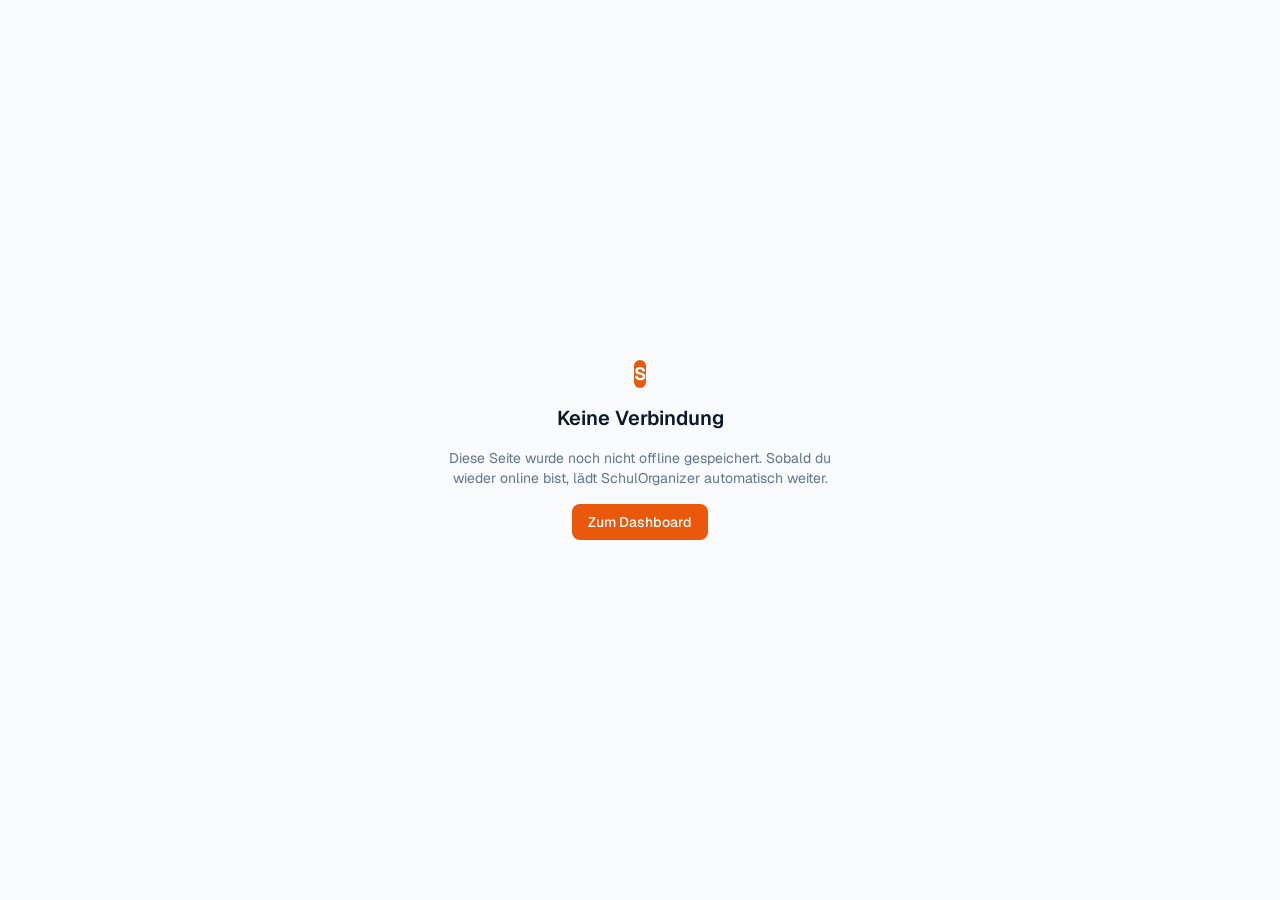
<file: offline.html>
<!DOCTYPE html><html lang="de-CH" class="h-full antialiased"><head><meta charset="utf-8"/><meta name="viewport" content="width=device-width, initial-scale=1, maximum-scale=1"/><meta name="theme-color" content="#f97316"/><title>Offline – SchulOrganizer</title><link rel="stylesheet" href="/_next/static/chunks/31s3ppngjun37.css"/><link rel="manifest" href="/manifest.webmanifest"/><link rel="icon" href="/favicon.ico" sizes="256x256" type="image/x-icon"/><link rel="apple-touch-icon" href="/icons/apple-touch-icon.png" sizes="180x180" type="image/png"/><style>body{font-family:Geist,system-ui,-apple-system,"Segoe UI",Roboto,sans-serif}</style></head><body class="min-h-full flex flex-col bg-slate-50 text-slate-900 dark:bg-slate-950 dark:text-slate-100"><main class="flex flex-1 flex-col items-center justify-center gap-4 px-6 py-16 text-center"><span class="flex h-12 w-12 items-center justify-center rounded-xl bg-indigo-600 text-lg font-bold text-white">S</span><h1 class="text-xl font-semibold text-slate-900 dark:text-white">Keine Verbindung</h1><p class="max-w-sm text-sm text-slate-500 dark:text-slate-400">Diese Seite wurde noch nicht offline gespeichert. Sobald du wieder online bist, lädt SchulOrganizer automatisch weiter.</p><a href="/" class="rounded-lg bg-indigo-600 px-4 py-2 text-sm font-medium text-white hover:bg-indigo-700">Zum Dashboard</a></main><script>window.addEventListener("online",function(){location.reload()});</script></body></html>
</file>
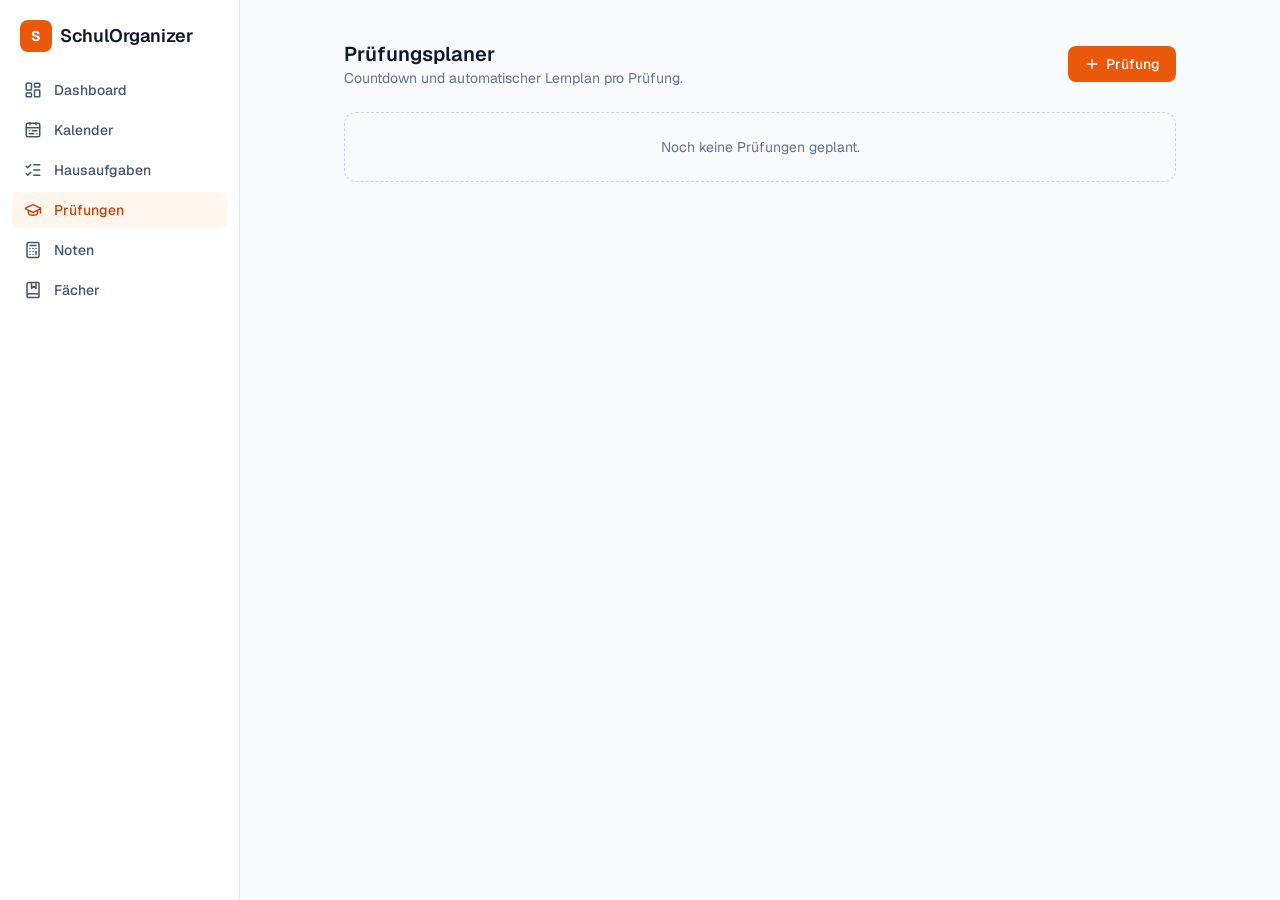
<file: pruefungen.html>
<!DOCTYPE html><html lang="de-CH" class="geist_a71539c9-module__T19VSG__variable geist_mono_8d43a2aa-module__8Li5zG__variable h-full antialiased"><head><meta charSet="utf-8"/><meta name="viewport" content="width=device-width, initial-scale=1, maximum-scale=1"/><link rel="preload" href="/_next/static/media/797e433ab948586e-s.p.0r6juujl39pe6.woff2" as="font" crossorigin="" type="font/woff2"/><link rel="preload" href="/_next/static/media/caa3a2e1cccd8315-s.p.0wgildi0cnwt9.woff2" as="font" crossorigin="" type="font/woff2"/><link rel="stylesheet" href="/_next/static/chunks/31s3ppngjun37.css" data-precedence="next"/><link rel="preload" as="script" fetchPriority="low" href="/_next/static/chunks/310vm2bl3xxpt.js"/><script src="/_next/static/chunks/2mmpezlrfmbu5.js" async=""></script><script src="/_next/static/chunks/1mh6a-0e61pyc.js" async=""></script><script src="/_next/static/chunks/2_2-1c0c4snqt.js" async=""></script><script src="/_next/static/chunks/turbopack-2szx5gqh_x_z2.js" async=""></script><script src="/_next/static/chunks/29ljb152yaqt8.js" async=""></script><script src="/_next/static/chunks/3sgnv-wjje497.js" async=""></script><script src="/_next/static/chunks/2bts8avq1ji-m.js" async=""></script><meta name="theme-color" content="#f97316"/><title>SchulOrganizer</title><meta name="description" content="Kalender, Hausaufgaben, Prüfungsplaner und Notenrechner in einer App."/><meta name="application-name" content="SchulOrganizer"/><link rel="manifest" href="/manifest.webmanifest"/><meta name="mobile-web-app-capable" content="yes"/><meta name="apple-mobile-web-app-title" content="SchulOrganizer"/><meta name="apple-mobile-web-app-status-bar-style" content="default"/><link rel="icon" href="/favicon.ico?favicon.2vob68tjqpejf.ico" sizes="256x256" type="image/x-icon"/><link rel="icon" href="/icons/favicon-16.png" sizes="16x16" type="image/png"/><link rel="icon" href="/icons/favicon-32.png" sizes="32x32" type="image/png"/><link rel="icon" href="/icons/icon-192.png" sizes="192x192" type="image/png"/><link rel="apple-touch-icon" href="/icons/apple-touch-icon.png" sizes="180x180" type="image/png"/><meta name="next-size-adjust" content=""/><script src="/_next/static/chunks/0cz1d0mv5g_q7.js" noModule=""></script></head><body class="min-h-full flex flex-col bg-slate-50 text-slate-900 dark:bg-slate-950 dark:text-slate-100"><div hidden=""><!--$--><!--/$--></div><div class="flex min-h-screen w-full flex-col md:flex-row"><aside class="hidden w-60 shrink-0 border-r border-slate-200 bg-white md:flex md:flex-col dark:border-slate-800 dark:bg-slate-900"><div class="flex items-center gap-2 px-5 py-5"><span class="flex h-8 w-8 items-center justify-center rounded-lg bg-indigo-600 text-sm font-bold text-white">S</span><span class="text-lg font-semibold text-slate-900 dark:text-white">SchulOrganizer</span></div><nav class="flex flex-1 flex-col gap-1 px-3"><a class="flex items-center gap-3 rounded-lg px-3 py-2 text-sm font-medium transition-colors text-slate-600 hover:bg-slate-100 dark:text-slate-400 dark:hover:bg-slate-800" href="/"><svg xmlns="http://www.w3.org/2000/svg" width="18" height="18" viewBox="0 0 24 24" fill="none" stroke="currentColor" stroke-width="2" stroke-linecap="round" stroke-linejoin="round" class="lucide lucide-layout-dashboard" aria-hidden="true"><rect width="7" height="9" x="3" y="3" rx="1"></rect><rect width="7" height="5" x="14" y="3" rx="1"></rect><rect width="7" height="9" x="14" y="12" rx="1"></rect><rect width="7" height="5" x="3" y="16" rx="1"></rect></svg>Dashboard</a><a class="flex items-center gap-3 rounded-lg px-3 py-2 text-sm font-medium transition-colors text-slate-600 hover:bg-slate-100 dark:text-slate-400 dark:hover:bg-slate-800" href="/kalender"><svg xmlns="http://www.w3.org/2000/svg" width="18" height="18" viewBox="0 0 24 24" fill="none" stroke="currentColor" stroke-width="2" stroke-linecap="round" stroke-linejoin="round" class="lucide lucide-calendar-range" aria-hidden="true"><rect x="3" y="3" width="18" height="18" rx="2"></rect><path d="M16 2v3"></path><path d="M3 9h18"></path><path d="M8 2v3"></path><path d="M17 13h-6"></path><path d="M13 17H7"></path><path d="M7 13h.01"></path><path d="M17 17h.01"></path></svg>Kalender</a><a class="flex items-center gap-3 rounded-lg px-3 py-2 text-sm font-medium transition-colors text-slate-600 hover:bg-slate-100 dark:text-slate-400 dark:hover:bg-slate-800" href="/hausaufgaben"><svg xmlns="http://www.w3.org/2000/svg" width="18" height="18" viewBox="0 0 24 24" fill="none" stroke="currentColor" stroke-width="2" stroke-linecap="round" stroke-linejoin="round" class="lucide lucide-list-checks" aria-hidden="true"><path d="M13 5h8"></path><path d="M13 12h8"></path><path d="M13 19h8"></path><path d="m3 17 2 2 4-4"></path><path d="m3 7 2 2 4-4"></path></svg>Hausaufgaben</a><a class="flex items-center gap-3 rounded-lg px-3 py-2 text-sm font-medium transition-colors bg-indigo-50 text-indigo-700 dark:bg-indigo-950 dark:text-indigo-300" href="/pruefungen"><svg xmlns="http://www.w3.org/2000/svg" width="18" height="18" viewBox="0 0 24 24" fill="none" stroke="currentColor" stroke-width="2" stroke-linecap="round" stroke-linejoin="round" class="lucide lucide-graduation-cap" aria-hidden="true"><path d="M21.42 10.922a1 1 0 0 0-.019-1.838L12.83 5.18a2 2 0 0 0-1.66 0L2.6 9.08a1 1 0 0 0 0 1.832l8.57 3.908a2 2 0 0 0 1.66 0z"></path><path d="M22 10v6"></path><path d="M6 12.5V16a6 3 0 0 0 12 0v-3.5"></path></svg>Prüfungen</a><a class="flex items-center gap-3 rounded-lg px-3 py-2 text-sm font-medium transition-colors text-slate-600 hover:bg-slate-100 dark:text-slate-400 dark:hover:bg-slate-800" href="/noten"><svg xmlns="http://www.w3.org/2000/svg" width="18" height="18" viewBox="0 0 24 24" fill="none" stroke="currentColor" stroke-width="2" stroke-linecap="round" stroke-linejoin="round" class="lucide lucide-calculator" aria-hidden="true"><rect width="16" height="20" x="4" y="2" rx="2"></rect><line x1="8" x2="16" y1="6" y2="6"></line><line x1="16" x2="16" y1="14" y2="18"></line><path d="M16 10h.01"></path><path d="M12 10h.01"></path><path d="M8 10h.01"></path><path d="M12 14h.01"></path><path d="M8 14h.01"></path><path d="M12 18h.01"></path><path d="M8 18h.01"></path></svg>Noten</a><a class="flex items-center gap-3 rounded-lg px-3 py-2 text-sm font-medium transition-colors text-slate-600 hover:bg-slate-100 dark:text-slate-400 dark:hover:bg-slate-800" href="/faecher"><svg xmlns="http://www.w3.org/2000/svg" width="18" height="18" viewBox="0 0 24 24" fill="none" stroke="currentColor" stroke-width="2" stroke-linecap="round" stroke-linejoin="round" class="lucide lucide-book-marked" aria-hidden="true"><path d="M10 2v8l3-3 3 3V2"></path><path d="M4 19.5v-15A2.5 2.5 0 0 1 6.5 2H19a1 1 0 0 1 1 1v18a1 1 0 0 1-1 1H6.5a1 1 0 0 1 0-5H20"></path></svg>Fächer</a></nav></aside><header class="flex items-center gap-2 border-b border-slate-200 bg-white px-4 py-3 md:hidden dark:border-slate-800 dark:bg-slate-900"><span class="flex h-7 w-7 items-center justify-center rounded-md bg-indigo-600 text-xs font-bold text-white">S</span><span class="text-base font-semibold text-slate-900 dark:text-white">SchulOrganizer</span></header><main class="min-w-0 flex-1 pb-20 md:pb-0"><div class="mx-auto max-w-4xl px-4 py-6 md:px-8 md:py-10"><div class="mb-6 flex items-center justify-between"><div><h1 class="text-xl font-semibold text-slate-900 dark:text-white">Prüfungsplaner</h1><p class="text-sm text-slate-500 dark:text-slate-400">Countdown und automatischer Lernplan pro Prüfung.</p></div><button class="inline-flex items-center justify-center gap-1.5 rounded-lg font-medium transition-colors disabled:cursor-not-allowed disabled:opacity-50 bg-indigo-600 text-white hover:bg-indigo-500 px-4 py-2 text-sm"><svg xmlns="http://www.w3.org/2000/svg" width="16" height="16" viewBox="0 0 24 24" fill="none" stroke="currentColor" stroke-width="2" stroke-linecap="round" stroke-linejoin="round" class="lucide lucide-plus" aria-hidden="true"><path d="M5 12h14"></path><path d="M12 5v14"></path></svg> Prüfung</button></div><div class="rounded-xl border border-dashed border-slate-300 p-6 text-center text-sm text-slate-500 dark:border-slate-700 dark:text-slate-400">Noch keine Prüfungen geplant.</div></div><!--$--><!--/$--></main><nav class="fixed inset-x-0 bottom-0 z-10 flex overflow-x-auto border-t border-slate-200 bg-white/95 backdrop-blur md:hidden dark:border-slate-800 dark:bg-slate-900/95"><a class="flex min-w-[64px] flex-1 flex-col items-center gap-0.5 py-2 text-[11px] font-medium whitespace-nowrap text-slate-500 dark:text-slate-400" href="/"><svg xmlns="http://www.w3.org/2000/svg" width="20" height="20" viewBox="0 0 24 24" fill="none" stroke="currentColor" stroke-width="2" stroke-linecap="round" stroke-linejoin="round" class="lucide lucide-layout-dashboard" aria-hidden="true"><rect width="7" height="9" x="3" y="3" rx="1"></rect><rect width="7" height="5" x="14" y="3" rx="1"></rect><rect width="7" height="9" x="14" y="12" rx="1"></rect><rect width="7" height="5" x="3" y="16" rx="1"></rect></svg>Dashboard</a><a class="flex min-w-[64px] flex-1 flex-col items-center gap-0.5 py-2 text-[11px] font-medium whitespace-nowrap text-slate-500 dark:text-slate-400" href="/kalender"><svg xmlns="http://www.w3.org/2000/svg" width="20" height="20" viewBox="0 0 24 24" fill="none" stroke="currentColor" stroke-width="2" stroke-linecap="round" stroke-linejoin="round" class="lucide lucide-calendar-range" aria-hidden="true"><rect x="3" y="3" width="18" height="18" rx="2"></rect><path d="M16 2v3"></path><path d="M3 9h18"></path><path d="M8 2v3"></path><path d="M17 13h-6"></path><path d="M13 17H7"></path><path d="M7 13h.01"></path><path d="M17 17h.01"></path></svg>Kalender</a><a class="flex min-w-[64px] flex-1 flex-col items-center gap-0.5 py-2 text-[11px] font-medium whitespace-nowrap text-slate-500 dark:text-slate-400" href="/hausaufgaben"><svg xmlns="http://www.w3.org/2000/svg" width="20" height="20" viewBox="0 0 24 24" fill="none" stroke="currentColor" stroke-width="2" stroke-linecap="round" stroke-linejoin="round" class="lucide lucide-list-checks" aria-hidden="true"><path d="M13 5h8"></path><path d="M13 12h8"></path><path d="M13 19h8"></path><path d="m3 17 2 2 4-4"></path><path d="m3 7 2 2 4-4"></path></svg>Hausaufgaben</a><a class="flex min-w-[64px] flex-1 flex-col items-center gap-0.5 py-2 text-[11px] font-medium whitespace-nowrap text-indigo-600 dark:text-indigo-400" href="/pruefungen"><svg xmlns="http://www.w3.org/2000/svg" width="20" height="20" viewBox="0 0 24 24" fill="none" stroke="currentColor" stroke-width="2" stroke-linecap="round" stroke-linejoin="round" class="lucide lucide-graduation-cap" aria-hidden="true"><path d="M21.42 10.922a1 1 0 0 0-.019-1.838L12.83 5.18a2 2 0 0 0-1.66 0L2.6 9.08a1 1 0 0 0 0 1.832l8.57 3.908a2 2 0 0 0 1.66 0z"></path><path d="M22 10v6"></path><path d="M6 12.5V16a6 3 0 0 0 12 0v-3.5"></path></svg>Prüfungen</a><a class="flex min-w-[64px] flex-1 flex-col items-center gap-0.5 py-2 text-[11px] font-medium whitespace-nowrap text-slate-500 dark:text-slate-400" href="/noten"><svg xmlns="http://www.w3.org/2000/svg" width="20" height="20" viewBox="0 0 24 24" fill="none" stroke="currentColor" stroke-width="2" stroke-linecap="round" stroke-linejoin="round" class="lucide lucide-calculator" aria-hidden="true"><rect width="16" height="20" x="4" y="2" rx="2"></rect><line x1="8" x2="16" y1="6" y2="6"></line><line x1="16" x2="16" y1="14" y2="18"></line><path d="M16 10h.01"></path><path d="M12 10h.01"></path><path d="M8 10h.01"></path><path d="M12 14h.01"></path><path d="M8 14h.01"></path><path d="M12 18h.01"></path><path d="M8 18h.01"></path></svg>Noten</a><a class="flex min-w-[64px] flex-1 flex-col items-center gap-0.5 py-2 text-[11px] font-medium whitespace-nowrap text-slate-500 dark:text-slate-400" href="/faecher"><svg xmlns="http://www.w3.org/2000/svg" width="20" height="20" viewBox="0 0 24 24" fill="none" stroke="currentColor" stroke-width="2" stroke-linecap="round" stroke-linejoin="round" class="lucide lucide-book-marked" aria-hidden="true"><path d="M10 2v8l3-3 3 3V2"></path><path d="M4 19.5v-15A2.5 2.5 0 0 1 6.5 2H19a1 1 0 0 1 1 1v18a1 1 0 0 1-1 1H6.5a1 1 0 0 1 0-5H20"></path></svg>Fächer</a></nav></div><script src="/_next/static/chunks/310vm2bl3xxpt.js" id="_R_" async=""></script><script>(self.__next_f=self.__next_f||[]).push([0])</script><script>self.__next_f.push([1,"1:\"$Sreact.fragment\"\n2:I[36385,[\"/_next/static/chunks/29ljb152yaqt8.js\",\"/_next/static/chunks/3sgnv-wjje497.js\"],\"StoreHydration\"]\n3:I[51238,[\"/_next/static/chunks/29ljb152yaqt8.js\",\"/_next/static/chunks/3sgnv-wjje497.js\"],\"ServiceWorkerRegister\"]\n4:I[63141,[\"/_next/static/chunks/29ljb152yaqt8.js\",\"/_next/static/chunks/3sgnv-wjje497.js\"],\"AppShell\"]\n5:I[39756,[\"/_next/static/chunks/29ljb152yaqt8.js\",\"/_next/static/chunks/3sgnv-wjje497.js\"],\"default\"]\n6:I[37457,[\"/_next/static/chunks/29ljb152yaqt8.js\",\"/_next/static/chunks/3sgnv-wjje497.js\"],\"default\"]\n7:I[47257,[\"/_next/static/chunks/29ljb152yaqt8.js\",\"/_next/static/chunks/3sgnv-wjje497.js\"],\"ClientPageRoot\"]\n8:I[82119,[\"/_next/static/chunks/29ljb152yaqt8.js\",\"/_next/static/chunks/3sgnv-wjje497.js\",\"/_next/static/chunks/2bts8avq1ji-m.js\"],\"default\"]\nb:I[97367,[\"/_next/static/chunks/29ljb152yaqt8.js\",\"/_next/static/chunks/3sgnv-wjje497.js\"],\"OutletBoundary\"]\nc:\"$Sreact.suspense\"\nf:I[97367,[\"/_next/static/chunks/29ljb152yaqt8.js\",\"/_next/static/chunks/3sgnv-wjje497.js\"],\"ViewportBoundary\"]\n11:I[97367,[\"/_next/static/chunks/29ljb152yaqt8.js\",\"/_next/static/chunks/3sgnv-wjje497.js\"],\"MetadataBoundary\"]\n13:I[68027,[\"/_next/static/chunks/29ljb152yaqt8.js\",\"/_next/static/chunks/3sgnv-wjje497.js\"],\"default\",1]\n:HL[\"/_next/static/chunks/31s3ppngjun37.css\",\"style\"]\n:HL[\"/_next/static/media/797e433ab948586e-s.p.0r6juujl39pe6.woff2\",\"font\",{\"crossOrigin\":\"\",\"type\":\"font/woff2\"}]\n:HL[\"/_next/static/media/caa3a2e1cccd8315-s.p.0wgildi0cnwt9.woff2\",\"font\",{\"crossOrigin\":\"\",\"type\":\"font/woff2\"}]\ne:X\n0:{\"P\":null,\"c\":[\"\",\"pruefungen\"],\"q\":\"\",\"i\":false,\"f\":[[[\"\",{\"children\":[\"pruefungen\",{\"children\":[\"__PAGE__\",{},\"$undefined\",\"$undefined\",4608]},\"$undefined\",\"$undefined\",4608]},\"$undefined\",\"$undefined\",4624],[[\"$\",\"$1\",\"c\",{\"children\":[[[\"$\",\"link\",\"0\",{\"rel\":\"stylesheet\",\"href\":\"/_next/static/chunks/31s3ppngjun37.css\",\"precedence\":\"next\",\"crossOrigin\":\"$undefined\",\"nonce\":\"$undefined\"}],[\"$\",\"script\",\"script-0\",{\"src\":\"/_next/static/chunks/29ljb152yaqt8.js\",\"async\":true,\"nonce\":\"$undefined\"}],[\"$\",\"script\",\"script-1\",{\"src\":\"/_next/static/chunks/3sgnv-wjje497.js\",\"async\":true,\"nonce\":\"$undefined\"}]],[\"$\",\"html\",null,{\"lang\":\"de-CH\",\"className\":\"geist_a71539c9-module__T19VSG__variable geist_mono_8d43a2aa-module__8Li5zG__variable h-full antialiased\",\"children\":[\"$\",\"body\",null,{\"className\":\"min-h-full flex flex-col bg-slate-50 text-slate-900 dark:bg-slate-950 dark:text-slate-100\",\"children\":[[\"$\",\"$L2\",null,{}],[\"$\",\"$L3\",null,{}],[\"$\",\"$L4\",null,{\"children\":[\"$\",\"$L5\",null,{\"parallelRouterKey\":\"children\",\"error\":\"$undefined\",\"errorStyles\":\"$undefined\",\"errorScripts\":\"$undefined\",\"template\":[\"$\",\"$L6\",null,{}],\"templateStyles\":\"$undefined\",\"templateScripts\":\"$undefined\",\"notFound\":[[[\"$\",\"title\",null,{\"children\":\"404: This page could not be found.\"}],[\"$\",\"div\",null,{\"style\":{\"fontFamily\":\"system-ui,\\\"Segoe UI\\\",Roboto,Helvetica,Arial,sans-serif,\\\"Apple Color Emoji\\\",\\\"Segoe UI Emoji\\\"\",\"height\":\"100vh\",\"textAlign\":\"center\",\"display\":\"flex\",\"flexDirection\":\"column\",\"alignItems\":\"center\",\"justifyContent\":\"center\"},\"children\":[\"$\",\"div\",null,{\"children\":[[\"$\",\"style\",null,{\"dangerouslySetInnerHTML\":{\"__html\":\"body{color:#000;background:#fff;margin:0}.next-error-h1{border-right:1px solid rgba(0,0,0,.3)}@media (prefers-color-scheme:dark){body{color:#fff;background:#000}.next-error-h1{border-right:1px solid rgba(255,255,255,.3)}}\"}}],[\"$\",\"h1\",null,{\"className\":\"next-error-h1\",\"style\":{\"display\":\"inline-block\",\"margin\":\"0 20px 0 0\",\"padding\":\"0 23px 0 0\",\"fontSize\":24,\"fontWeight\":500,\"verticalAlign\":\"top\",\"lineHeight\":\"49px\"},\"children\":404}],[\"$\",\"div\",null,{\"style\":{\"display\":\"inline-block\"},\"children\":[\"$\",\"h2\",null,{\"style\":{\"fontSize\":14,\"fontWeight\":400,\"lineHeight\":\"49px\",\"margin\":0},\"children\":\"This page could not be found.\"}]}]]}]}]],[]],\"forbidden\":\"$undefined\",\"unauthorized\":\"$undefined\"}]}]]}]}]]}],{\"children\":[[\"$\",\"$1\",\"c\",{\"children\":[null,[\"$\",\"$L5\",null,{\"parallelRouterKey\":\"children\",\"error\":\"$undefined\",\"errorStyles\":\"$undefined\",\"errorScripts\":\"$undefined\",\"template\":[\"$\",\"$L6\",null,{}],\"templateStyles\":\"$undefined\",\"templateScripts\":\"$undefined\",\"notFound\":\"$undefined\",\"forbidden\":\"$undefined\",\"unauthorized\":\"$undefined\"}]]}],{\"children\":[[\"$\",\"$1\",\"c\",{\"children\":[[\"$\",\"$L7\",null,{\"Component\":\"$8\",\"serverProvidedParams\":{\"searchParams\":{},\"params\":{},\"promises\":[\"$@9\",\"$@a\"]}}],[[\"$\",\"script\",\"script-0\",{\"src\":\"/_next/static/chunks/2bts8avq1ji-m.js\",\"async\":true,\"nonce\":\"$undefined\"}]],[\"$\",\"$Lb\",null,{\"children\":[\"$\",\"$c\",null,{\"name\":\"Next.MetadataOutlet\",\"children\":\"$@d\"}]}]]}],{},null,false,null]},null,false,\"$e\"]},null,false,null],[\"$\",\"$1\",\"h\",{\"children\":[null,[\"$\",\"$Lf\",null,{\"children\":\"$L10\"}],[\"$\",\"div\",null,{\"hidden\":true,\"children\":[\"$\",\"$L11\",null,{\"children\":[\"$\",\"$c\",null,{\"name\":\"Next.Metadata\",\"children\":\"$L12\"}]}]}],[\"$\",\"meta\",null,{\"name\":\"next-size-adjust\",\"content\":\"\"}]]}],false]],\"m\":\"$undefined\",\"G\":[\"$13\",[[\"$\",\"link\",\"0\",{\"rel\":\"stylesheet\",\"href\":\"/_next/static/chunks/31s3ppngjun37.css\",\"precedence\":\"next\",\"crossOrigin\":\"$undefined\",\"nonce\":\"$undefined\"}]]],\"S\":true,\"h\":null,\"r\":\"$undefined\",\"s\":\"$undefined\",\"a\":\"$undefined\",\"l\":\"$undefined\",\"p\":\"$undefined\",\"d\":\"$undefined\",\"b\":\"g5WjnunQbTwTBvkSSYUSl\"}\ne:C\n9:{}\na:\"$0:f:0:1:1:children:1:children:0:props:children:0:props:serverProvidedParams:params\"\n10:[[\"$\",\"meta\",\"0\",{\"charSet\":\"utf-8\"}],[\"$\",\"meta\",\"1\",{\"name\":\"viewport\",\"content\":\"width=device-width, initial-scale=1, maximum-scale=1\"}],[\"$\",\"meta\",\"2\",{\"name\":\"theme-color\",\"content\":\"#f97316\"}]]\n14:I[27201,[\"/_next/static/chunks/29ljb152yaqt8.js\",\"/_next/static/chunks/3sgnv-wjje497.js\"],\"IconMark\"]\nd:null\n12:[[\"$\",\"title\",\"0\",{\"children\":\"SchulOrganizer\"}],[\"$\",\"meta\",\"1\",{\"name\":\"description\",\"content\":\"Kalender, Hausaufgaben, Prüfungsplaner und Notenrechner in einer App.\"}],[\"$\",\"meta\",\"2\",{\"name\":\"application-name\",\"content\":\"SchulOrganizer\"}],[\"$\",\"link\",\"3\",{\"rel\":\"manifest\",\"href\":\"/manifest.webmanifest\",\"crossOrigin\":\"$undefined\"}],[\"$\",\"meta\",\"4\",{\"name\":\"mobile-web-app-capable\",\"content\":\"yes\"}],[\"$\",\"meta\",\"5\",{\"name\":\"apple-mobile-web-app-title\",\"content\":\"SchulOrganizer\"}],[\"$\",\"meta\",\"6\",{\"name\":\"apple-mobile-web-app-status-bar-style\",\"content\":\"default\"}],[\"$\",\"link\",\"7\",{\"rel\":\"icon\",\"href\":\"/favicon.ico?favicon.2vob68tjqpejf.ico\",\"sizes\":\"256x256\",\"type\":\"image/x-icon\"}],[\"$\",\"link\",\"8\",{\"rel\":\"icon\",\"href\":\"/icons/favicon-16.png\",\"sizes\":\"16x16\",\"type\":\"image/png\"}],[\"$\",\"link\",\"9\",{\"rel\":\"icon\",\"href\":\"/icons/favicon-32.png\",\"sizes\":\"32x32\",\"type\":\"image/png\"}],[\"$\",\"link\",\"10\",{\"rel\":\"icon\",\"href\":\"/icons/icon-192.png\",\"sizes\":\"192x192\",\"type\":\"image/png\"}],[\"$\",\"link\",\"11\",{\"rel\":\"apple-touch-icon\",\"href\":\"/icons/apple-touch-icon.png\",\"sizes\":\"180x180\",\"type\":\"image/png\"}],[\"$\",\"$L14\",\"12\",{}]]\n"])</script></body></html>
</file>
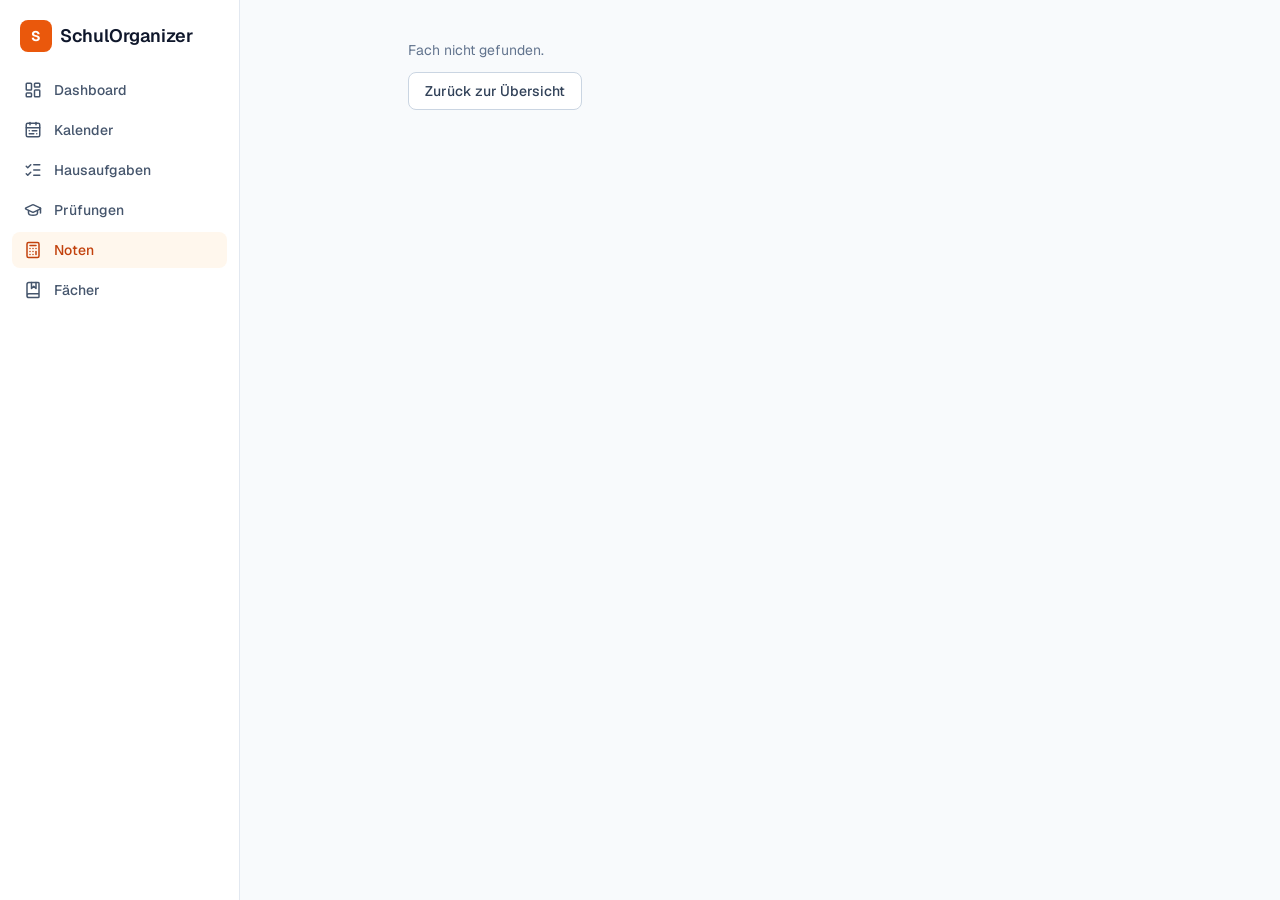
<file: noten/detail.html>
<!DOCTYPE html><html lang="de-CH" class="geist_a71539c9-module__T19VSG__variable geist_mono_8d43a2aa-module__8Li5zG__variable h-full antialiased"><head><meta charSet="utf-8"/><meta name="viewport" content="width=device-width, initial-scale=1, maximum-scale=1"/><link rel="preload" href="/_next/static/media/797e433ab948586e-s.p.0r6juujl39pe6.woff2" as="font" crossorigin="" type="font/woff2"/><link rel="preload" href="/_next/static/media/caa3a2e1cccd8315-s.p.0wgildi0cnwt9.woff2" as="font" crossorigin="" type="font/woff2"/><link rel="stylesheet" href="/_next/static/chunks/2jxo6o1sl-y9c.css" data-precedence="next"/><link rel="preload" as="script" fetchPriority="low" href="/_next/static/chunks/310vm2bl3xxpt.js"/><script src="/_next/static/chunks/2mmpezlrfmbu5.js" async=""></script><script src="/_next/static/chunks/1mh6a-0e61pyc.js" async=""></script><script src="/_next/static/chunks/2_2-1c0c4snqt.js" async=""></script><script src="/_next/static/chunks/turbopack-2szx5gqh_x_z2.js" async=""></script><script src="/_next/static/chunks/29ljb152yaqt8.js" async=""></script><script src="/_next/static/chunks/3sgnv-wjje497.js" async=""></script><script src="/_next/static/chunks/1i8qn7_s899ls.js" async=""></script><meta name="theme-color" content="#f97316"/><title>SchulOrganizer</title><meta name="description" content="Kalender, Hausaufgaben, Prüfungsplaner und Notenrechner in einer App."/><meta name="application-name" content="SchulOrganizer"/><link rel="manifest" href="/manifest.webmanifest"/><meta name="mobile-web-app-capable" content="yes"/><meta name="apple-mobile-web-app-title" content="SchulOrganizer"/><meta name="apple-mobile-web-app-status-bar-style" content="default"/><link rel="icon" href="/favicon.ico?favicon.2vob68tjqpejf.ico" sizes="256x256" type="image/x-icon"/><link rel="icon" href="/icons/favicon-16.png" sizes="16x16" type="image/png"/><link rel="icon" href="/icons/favicon-32.png" sizes="32x32" type="image/png"/><link rel="icon" href="/icons/icon-192.png" sizes="192x192" type="image/png"/><link rel="apple-touch-icon" href="/icons/apple-touch-icon.png" sizes="180x180" type="image/png"/><meta name="next-size-adjust" content=""/><script src="/_next/static/chunks/0cz1d0mv5g_q7.js" noModule=""></script></head><body class="min-h-full flex flex-col bg-slate-50 text-slate-900 dark:bg-slate-950 dark:text-slate-100"><div hidden=""><!--$--><!--/$--></div><div class="flex min-h-screen w-full flex-col md:flex-row"><aside class="hidden w-60 shrink-0 border-r border-slate-200 bg-white md:flex md:flex-col dark:border-slate-800 dark:bg-slate-900"><div class="flex items-center gap-2 px-5 py-5"><span class="flex h-8 w-8 items-center justify-center rounded-lg bg-indigo-600 text-sm font-bold text-white">S</span><span class="text-lg font-semibold text-slate-900 dark:text-white">SchulOrganizer</span></div><nav class="flex flex-1 flex-col gap-1 px-3"><a class="flex items-center gap-3 rounded-lg px-3 py-2 text-sm font-medium transition-colors text-slate-600 hover:bg-slate-100 dark:text-slate-400 dark:hover:bg-slate-800" href="/"><svg xmlns="http://www.w3.org/2000/svg" width="18" height="18" viewBox="0 0 24 24" fill="none" stroke="currentColor" stroke-width="2" stroke-linecap="round" stroke-linejoin="round" class="lucide lucide-layout-dashboard" aria-hidden="true"><rect width="7" height="9" x="3" y="3" rx="1"></rect><rect width="7" height="5" x="14" y="3" rx="1"></rect><rect width="7" height="9" x="14" y="12" rx="1"></rect><rect width="7" height="5" x="3" y="16" rx="1"></rect></svg>Dashboard</a><a class="flex items-center gap-3 rounded-lg px-3 py-2 text-sm font-medium transition-colors text-slate-600 hover:bg-slate-100 dark:text-slate-400 dark:hover:bg-slate-800" href="/kalender"><svg xmlns="http://www.w3.org/2000/svg" width="18" height="18" viewBox="0 0 24 24" fill="none" stroke="currentColor" stroke-width="2" stroke-linecap="round" stroke-linejoin="round" class="lucide lucide-calendar-range" aria-hidden="true"><rect x="3" y="3" width="18" height="18" rx="2"></rect><path d="M16 2v3"></path><path d="M3 9h18"></path><path d="M8 2v3"></path><path d="M17 13h-6"></path><path d="M13 17H7"></path><path d="M7 13h.01"></path><path d="M17 17h.01"></path></svg>Kalender</a><a class="flex items-center gap-3 rounded-lg px-3 py-2 text-sm font-medium transition-colors text-slate-600 hover:bg-slate-100 dark:text-slate-400 dark:hover:bg-slate-800" href="/hausaufgaben"><svg xmlns="http://www.w3.org/2000/svg" width="18" height="18" viewBox="0 0 24 24" fill="none" stroke="currentColor" stroke-width="2" stroke-linecap="round" stroke-linejoin="round" class="lucide lucide-list-checks" aria-hidden="true"><path d="M13 5h8"></path><path d="M13 12h8"></path><path d="M13 19h8"></path><path d="m3 17 2 2 4-4"></path><path d="m3 7 2 2 4-4"></path></svg>Hausaufgaben</a><a class="flex items-center gap-3 rounded-lg px-3 py-2 text-sm font-medium transition-colors text-slate-600 hover:bg-slate-100 dark:text-slate-400 dark:hover:bg-slate-800" href="/pruefungen"><svg xmlns="http://www.w3.org/2000/svg" width="18" height="18" viewBox="0 0 24 24" fill="none" stroke="currentColor" stroke-width="2" stroke-linecap="round" stroke-linejoin="round" class="lucide lucide-graduation-cap" aria-hidden="true"><path d="M21.42 10.922a1 1 0 0 0-.019-1.838L12.83 5.18a2 2 0 0 0-1.66 0L2.6 9.08a1 1 0 0 0 0 1.832l8.57 3.908a2 2 0 0 0 1.66 0z"></path><path d="M22 10v6"></path><path d="M6 12.5V16a6 3 0 0 0 12 0v-3.5"></path></svg>Prüfungen</a><a class="flex items-center gap-3 rounded-lg px-3 py-2 text-sm font-medium transition-colors bg-indigo-50 text-indigo-700 dark:bg-indigo-950 dark:text-indigo-300" href="/noten"><svg xmlns="http://www.w3.org/2000/svg" width="18" height="18" viewBox="0 0 24 24" fill="none" stroke="currentColor" stroke-width="2" stroke-linecap="round" stroke-linejoin="round" class="lucide lucide-calculator" aria-hidden="true"><rect width="16" height="20" x="4" y="2" rx="2"></rect><line x1="8" x2="16" y1="6" y2="6"></line><line x1="16" x2="16" y1="14" y2="18"></line><path d="M16 10h.01"></path><path d="M12 10h.01"></path><path d="M8 10h.01"></path><path d="M12 14h.01"></path><path d="M8 14h.01"></path><path d="M12 18h.01"></path><path d="M8 18h.01"></path></svg>Noten</a><a class="flex items-center gap-3 rounded-lg px-3 py-2 text-sm font-medium transition-colors text-slate-600 hover:bg-slate-100 dark:text-slate-400 dark:hover:bg-slate-800" href="/faecher"><svg xmlns="http://www.w3.org/2000/svg" width="18" height="18" viewBox="0 0 24 24" fill="none" stroke="currentColor" stroke-width="2" stroke-linecap="round" stroke-linejoin="round" class="lucide lucide-book-marked" aria-hidden="true"><path d="M10 2v8l3-3 3 3V2"></path><path d="M4 19.5v-15A2.5 2.5 0 0 1 6.5 2H19a1 1 0 0 1 1 1v18a1 1 0 0 1-1 1H6.5a1 1 0 0 1 0-5H20"></path></svg>Fächer</a></nav></aside><header class="flex items-center gap-2 border-b border-slate-200 bg-white px-4 py-3 md:hidden dark:border-slate-800 dark:bg-slate-900"><span class="flex h-7 w-7 items-center justify-center rounded-md bg-indigo-600 text-xs font-bold text-white">S</span><span class="text-base font-semibold text-slate-900 dark:text-white">SchulOrganizer</span></header><main class="min-w-0 flex-1 pb-20 md:pb-0"><!--$!--><template data-dgst="BAILOUT_TO_CLIENT_SIDE_RENDERING"></template><!--/$--><!--$--><!--/$--></main><nav class="fixed inset-x-0 bottom-0 z-10 flex overflow-x-auto border-t border-slate-200 bg-white/95 backdrop-blur md:hidden dark:border-slate-800 dark:bg-slate-900/95"><a class="flex min-w-[64px] flex-1 flex-col items-center gap-0.5 py-2 text-[11px] font-medium whitespace-nowrap text-slate-500 dark:text-slate-400" href="/"><svg xmlns="http://www.w3.org/2000/svg" width="20" height="20" viewBox="0 0 24 24" fill="none" stroke="currentColor" stroke-width="2" stroke-linecap="round" stroke-linejoin="round" class="lucide lucide-layout-dashboard" aria-hidden="true"><rect width="7" height="9" x="3" y="3" rx="1"></rect><rect width="7" height="5" x="14" y="3" rx="1"></rect><rect width="7" height="9" x="14" y="12" rx="1"></rect><rect width="7" height="5" x="3" y="16" rx="1"></rect></svg>Dashboard</a><a class="flex min-w-[64px] flex-1 flex-col items-center gap-0.5 py-2 text-[11px] font-medium whitespace-nowrap text-slate-500 dark:text-slate-400" href="/kalender"><svg xmlns="http://www.w3.org/2000/svg" width="20" height="20" viewBox="0 0 24 24" fill="none" stroke="currentColor" stroke-width="2" stroke-linecap="round" stroke-linejoin="round" class="lucide lucide-calendar-range" aria-hidden="true"><rect x="3" y="3" width="18" height="18" rx="2"></rect><path d="M16 2v3"></path><path d="M3 9h18"></path><path d="M8 2v3"></path><path d="M17 13h-6"></path><path d="M13 17H7"></path><path d="M7 13h.01"></path><path d="M17 17h.01"></path></svg>Kalender</a><a class="flex min-w-[64px] flex-1 flex-col items-center gap-0.5 py-2 text-[11px] font-medium whitespace-nowrap text-slate-500 dark:text-slate-400" href="/hausaufgaben"><svg xmlns="http://www.w3.org/2000/svg" width="20" height="20" viewBox="0 0 24 24" fill="none" stroke="currentColor" stroke-width="2" stroke-linecap="round" stroke-linejoin="round" class="lucide lucide-list-checks" aria-hidden="true"><path d="M13 5h8"></path><path d="M13 12h8"></path><path d="M13 19h8"></path><path d="m3 17 2 2 4-4"></path><path d="m3 7 2 2 4-4"></path></svg>Hausaufgaben</a><a class="flex min-w-[64px] flex-1 flex-col items-center gap-0.5 py-2 text-[11px] font-medium whitespace-nowrap text-slate-500 dark:text-slate-400" href="/pruefungen"><svg xmlns="http://www.w3.org/2000/svg" width="20" height="20" viewBox="0 0 24 24" fill="none" stroke="currentColor" stroke-width="2" stroke-linecap="round" stroke-linejoin="round" class="lucide lucide-graduation-cap" aria-hidden="true"><path d="M21.42 10.922a1 1 0 0 0-.019-1.838L12.83 5.18a2 2 0 0 0-1.66 0L2.6 9.08a1 1 0 0 0 0 1.832l8.57 3.908a2 2 0 0 0 1.66 0z"></path><path d="M22 10v6"></path><path d="M6 12.5V16a6 3 0 0 0 12 0v-3.5"></path></svg>Prüfungen</a><a class="flex min-w-[64px] flex-1 flex-col items-center gap-0.5 py-2 text-[11px] font-medium whitespace-nowrap text-indigo-600 dark:text-indigo-400" href="/noten"><svg xmlns="http://www.w3.org/2000/svg" width="20" height="20" viewBox="0 0 24 24" fill="none" stroke="currentColor" stroke-width="2" stroke-linecap="round" stroke-linejoin="round" class="lucide lucide-calculator" aria-hidden="true"><rect width="16" height="20" x="4" y="2" rx="2"></rect><line x1="8" x2="16" y1="6" y2="6"></line><line x1="16" x2="16" y1="14" y2="18"></line><path d="M16 10h.01"></path><path d="M12 10h.01"></path><path d="M8 10h.01"></path><path d="M12 14h.01"></path><path d="M8 14h.01"></path><path d="M12 18h.01"></path><path d="M8 18h.01"></path></svg>Noten</a><a class="flex min-w-[64px] flex-1 flex-col items-center gap-0.5 py-2 text-[11px] font-medium whitespace-nowrap text-slate-500 dark:text-slate-400" href="/faecher"><svg xmlns="http://www.w3.org/2000/svg" width="20" height="20" viewBox="0 0 24 24" fill="none" stroke="currentColor" stroke-width="2" stroke-linecap="round" stroke-linejoin="round" class="lucide lucide-book-marked" aria-hidden="true"><path d="M10 2v8l3-3 3 3V2"></path><path d="M4 19.5v-15A2.5 2.5 0 0 1 6.5 2H19a1 1 0 0 1 1 1v18a1 1 0 0 1-1 1H6.5a1 1 0 0 1 0-5H20"></path></svg>Fächer</a></nav></div><script src="/_next/static/chunks/310vm2bl3xxpt.js" id="_R_" async=""></script><script>(self.__next_f=self.__next_f||[]).push([0])</script><script>self.__next_f.push([1,"1:\"$Sreact.fragment\"\n2:I[36385,[\"/_next/static/chunks/29ljb152yaqt8.js\",\"/_next/static/chunks/3sgnv-wjje497.js\"],\"StoreHydration\"]\n3:I[51238,[\"/_next/static/chunks/29ljb152yaqt8.js\",\"/_next/static/chunks/3sgnv-wjje497.js\"],\"ServiceWorkerRegister\"]\n4:I[63141,[\"/_next/static/chunks/29ljb152yaqt8.js\",\"/_next/static/chunks/3sgnv-wjje497.js\"],\"AppShell\"]\n5:I[39756,[\"/_next/static/chunks/29ljb152yaqt8.js\",\"/_next/static/chunks/3sgnv-wjje497.js\"],\"default\"]\n6:I[37457,[\"/_next/static/chunks/29ljb152yaqt8.js\",\"/_next/static/chunks/3sgnv-wjje497.js\"],\"default\"]\n7:I[47257,[\"/_next/static/chunks/29ljb152yaqt8.js\",\"/_next/static/chunks/3sgnv-wjje497.js\"],\"ClientPageRoot\"]\n8:I[2006,[\"/_next/static/chunks/29ljb152yaqt8.js\",\"/_next/static/chunks/3sgnv-wjje497.js\",\"/_next/static/chunks/1i8qn7_s899ls.js\"],\"default\"]\nb:I[97367,[\"/_next/static/chunks/29ljb152yaqt8.js\",\"/_next/static/chunks/3sgnv-wjje497.js\"],\"OutletBoundary\"]\nc:\"$Sreact.suspense\"\nf:I[97367,[\"/_next/static/chunks/29ljb152yaqt8.js\",\"/_next/static/chunks/3sgnv-wjje497.js\"],\"ViewportBoundary\"]\n11:I[97367,[\"/_next/static/chunks/29ljb152yaqt8.js\",\"/_next/static/chunks/3sgnv-wjje497.js\"],\"MetadataBoundary\"]\n13:I[68027,[\"/_next/static/chunks/29ljb152yaqt8.js\",\"/_next/static/chunks/3sgnv-wjje497.js\"],\"default\",1]\n:HL[\"/_next/static/chunks/2jxo6o1sl-y9c.css\",\"style\"]\n:HL[\"/_next/static/media/797e433ab948586e-s.p.0r6juujl39pe6.woff2\",\"font\",{\"crossOrigin\":\"\",\"type\":\"font/woff2\"}]\n:HL[\"/_next/static/media/caa3a2e1cccd8315-s.p.0wgildi0cnwt9.woff2\",\"font\",{\"crossOrigin\":\"\",\"type\":\"font/woff2\"}]\ne:X\n0:{\"P\":null,\"c\":[\"\",\"noten\",\"detail\"],\"q\":\"\",\"i\":false,\"f\":[[[\"\",{\"children\":[\"noten\",{\"children\":[\"detail\",{\"children\":[\"__PAGE__\",{},\"$undefined\",\"$undefined\",4608]},\"$undefined\",\"$undefined\",4608]},\"$undefined\",\"$undefined\",4608]},\"$undefined\",\"$undefined\",4624],[[\"$\",\"$1\",\"c\",{\"children\":[[[\"$\",\"link\",\"0\",{\"rel\":\"stylesheet\",\"href\":\"/_next/static/chunks/2jxo6o1sl-y9c.css\",\"precedence\":\"next\",\"crossOrigin\":\"$undefined\",\"nonce\":\"$undefined\"}],[\"$\",\"script\",\"script-0\",{\"src\":\"/_next/static/chunks/29ljb152yaqt8.js\",\"async\":true,\"nonce\":\"$undefined\"}],[\"$\",\"script\",\"script-1\",{\"src\":\"/_next/static/chunks/3sgnv-wjje497.js\",\"async\":true,\"nonce\":\"$undefined\"}]],[\"$\",\"html\",null,{\"lang\":\"de-CH\",\"className\":\"geist_a71539c9-module__T19VSG__variable geist_mono_8d43a2aa-module__8Li5zG__variable h-full antialiased\",\"children\":[\"$\",\"body\",null,{\"className\":\"min-h-full flex flex-col bg-slate-50 text-slate-900 dark:bg-slate-950 dark:text-slate-100\",\"children\":[[\"$\",\"$L2\",null,{}],[\"$\",\"$L3\",null,{}],[\"$\",\"$L4\",null,{\"children\":[\"$\",\"$L5\",null,{\"parallelRouterKey\":\"children\",\"error\":\"$undefined\",\"errorStyles\":\"$undefined\",\"errorScripts\":\"$undefined\",\"template\":[\"$\",\"$L6\",null,{}],\"templateStyles\":\"$undefined\",\"templateScripts\":\"$undefined\",\"notFound\":[[[\"$\",\"title\",null,{\"children\":\"404: This page could not be found.\"}],[\"$\",\"div\",null,{\"style\":{\"fontFamily\":\"system-ui,\\\"Segoe UI\\\",Roboto,Helvetica,Arial,sans-serif,\\\"Apple Color Emoji\\\",\\\"Segoe UI Emoji\\\"\",\"height\":\"100vh\",\"textAlign\":\"center\",\"display\":\"flex\",\"flexDirection\":\"column\",\"alignItems\":\"center\",\"justifyContent\":\"center\"},\"children\":[\"$\",\"div\",null,{\"children\":[[\"$\",\"style\",null,{\"dangerouslySetInnerHTML\":{\"__html\":\"body{color:#000;background:#fff;margin:0}.next-error-h1{border-right:1px solid rgba(0,0,0,.3)}@media (prefers-color-scheme:dark){body{color:#fff;background:#000}.next-error-h1{border-right:1px solid rgba(255,255,255,.3)}}\"}}],[\"$\",\"h1\",null,{\"className\":\"next-error-h1\",\"style\":{\"display\":\"inline-block\",\"margin\":\"0 20px 0 0\",\"padding\":\"0 23px 0 0\",\"fontSize\":24,\"fontWeight\":500,\"verticalAlign\":\"top\",\"lineHeight\":\"49px\"},\"children\":404}],[\"$\",\"div\",null,{\"style\":{\"display\":\"inline-block\"},\"children\":[\"$\",\"h2\",null,{\"style\":{\"fontSize\":14,\"fontWeight\":400,\"lineHeight\":\"49px\",\"margin\":0},\"children\":\"This page could not be found.\"}]}]]}]}]],[]],\"forbidden\":\"$undefined\",\"unauthorized\":\"$undefined\"}]}]]}]}]]}],{\"children\":[[\"$\",\"$1\",\"c\",{\"children\":[null,[\"$\",\"$L5\",null,{\"parallelRouterKey\":\"children\",\"error\":\"$undefined\",\"errorStyles\":\"$undefined\",\"errorScripts\":\"$undefined\",\"template\":[\"$\",\"$L6\",null,{}],\"templateStyles\":\"$undefined\",\"templateScripts\":\"$undefined\",\"notFound\":\"$undefined\",\"forbidden\":\"$undefined\",\"unauthorized\":\"$undefined\"}]]}],{\"children\":[[\"$\",\"$1\",\"c\",{\"children\":[null,[\"$\",\"$L5\",null,{\"parallelRouterKey\":\"children\",\"error\":\"$undefined\",\"errorStyles\":\"$undefined\",\"errorScripts\":\"$undefined\",\"template\":[\"$\",\"$L6\",null,{}],\"templateStyles\":\"$undefined\",\"templateScripts\":\"$undefined\",\"notFound\":\"$undefined\",\"forbidden\":\"$undefined\",\"unauthorized\":\"$undefined\"}]]}],{\"children\":[[\"$\",\"$1\",\"c\",{\"children\":[[\"$\",\"$L7\",null,{\"Component\":\"$8\",\"serverProvidedParams\":{\"searchParams\":{},\"params\":{},\"promises\":[\"$@9\",\"$@a\"]}}],[[\"$\",\"script\",\"script-0\",{\"src\":\"/_next/static/chunks/1i8qn7_s899ls.js\",\"async\":true,\"nonce\":\"$undefined\"}]],[\"$\",\"$Lb\",null,{\"children\":[\"$\",\"$c\",null,{\"name\":\"Next.MetadataOutlet\",\"children\":\"$@d\"}]}]]}],{},null,false,null]},null,false,\"$e\"]},null,false,\"$e\"]},null,false,null],[\"$\",\"$1\",\"h\",{\"children\":[null,[\"$\",\"$Lf\",null,{\"children\":\"$L10\"}],[\"$\",\"div\",null,{\"hidden\":true,\"children\":[\"$\",\"$L11\",null,{\"children\":[\"$\",\"$c\",null,{\"name\":\"Next.Metadata\",\"children\":\"$L12\"}]}]}],[\"$\",\"meta\",null,{\"name\":\"next-size-adjust\",\"content\":\"\"}]]}],false]],\"m\":\"$undefined\",\"G\":[\"$13\",[[\"$\",\"link\",\"0\",{\"rel\":\"stylesheet\",\"href\":\"/_next/static/chunks/2jxo6o1sl-y9c.css\",\"precedence\":\"next\",\"crossOrigin\":\"$undefined\",\"nonce\":\"$undefined\"}]]],\"S\":true,\"h\":null,\"r\":\"$undefined\",\"s\":\"$undefined\",\"a\":\"$undefined\",\"l\":\"$undefined\",\"p\":\"$undefined\",\"d\":\"$undefined\",\"b\":\"cQTOzc-9PJSDBC4PWbDUt\"}\ne:C\n9:{}\na:\"$0:f:0:1:1:children:1:children:1:children:0:props:children:0:props:serverProvidedParams:params\"\n10:[[\"$\",\"meta\",\"0\",{\"charSet\":\"utf-8\"}],[\"$\",\"meta\",\"1\",{\"name\":\"viewport\",\"content\":\"width=device-width, initial-scale=1, maximum-scale=1\"}],[\"$\",\"meta\",\"2\",{\"name\":\"theme-color\",\"content\":\"#f97316\"}]]\n14:I[27201,[\"/_next/static/chunks/29ljb152yaqt8.js\",\"/_next/static/chunks/3sgnv-wjje497.js\"],\"IconMark\"]\nd:null\n12:[[\"$\",\"title\",\"0\",{\"children\":\"SchulOrganizer\"}],[\"$\",\"meta\",\"1\",{\"name\":\"description\",\"content\":\"Kalender, Hausaufgaben, Prüfungsplaner und Notenrechner in einer App.\"}],[\"$\",\"meta\",\"2\",{\"name\":\"application-name\",\"content\":\"SchulOrganizer\"}],[\"$\",\"link\",\"3\",{\"rel\":\"manifest\",\"href\":\"/manifest.webmanifest\",\"crossOrigin\":\"$undefined\"}],[\"$\",\"meta\",\"4\",{\"name\":\"mobile-web-app-capable\",\"content\":\"yes\"}],[\"$\",\"meta\",\"5\",{\"name\":\"apple-mobile-web-app-title\",\"content\":\"SchulOrganizer\"}],[\"$\",\"meta\",\"6\",{\"name\":\"apple-mobile-web-app-status-bar-style\",\"content\":\"default\"}],[\"$\",\"link\",\"7\",{\"rel\":\"icon\",\"href\":\"/favicon.ico?favicon.2vob68tjqpejf.ico\",\"sizes\":\"256x256\",\"type\":\"image/x-icon\"}],[\"$\",\"link\",\"8\",{\"rel\":\"icon\",\"href\":\"/icons/favicon-16.png\",\"sizes\":\"16x16\",\"type\":\"image/png\"}],[\"$\",\"link\",\"9\",{\"rel\":\"icon\",\"href\":\"/icons/favicon-32.png\",\"sizes\":\"32x32\",\"type\":\"image/png\"}],[\"$\",\"link\",\"10\",{\"rel\":\"icon\",\"href\":\"/icons/icon-192.png\",\"sizes\":\"192x192\",\"type\":\"image/png\"}],[\"$\",\"link\",\"11\",{\"rel\":\"apple-touch-icon\",\"href\":\"/icons/apple-touch-icon.png\",\"sizes\":\"180x180\",\"type\":\"image/png\"}],[\"$\",\"$L14\",\"12\",{}]]\n"])</script></body></html>
</file>
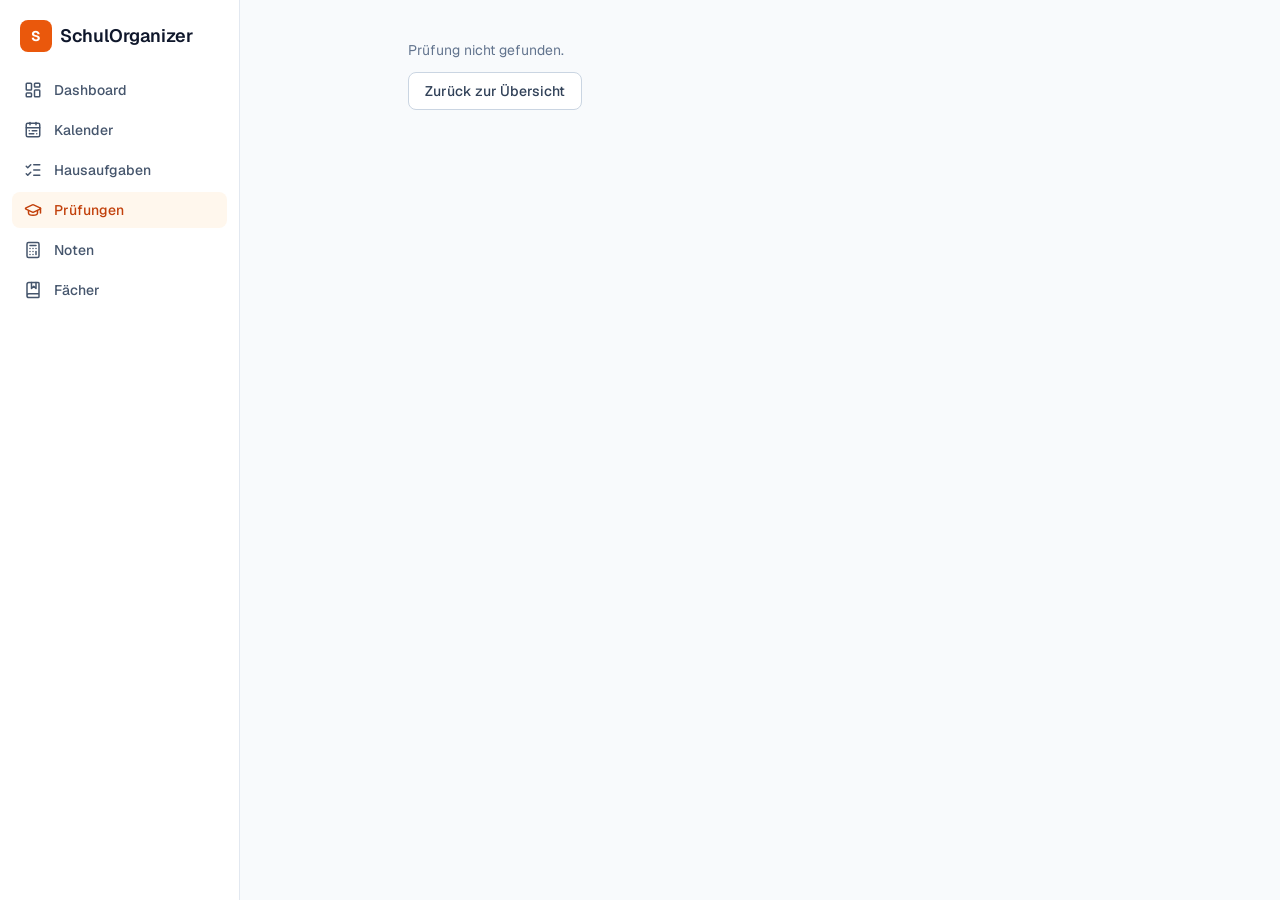
<file: pruefungen/detail.html>
<!DOCTYPE html><html lang="de-CH" class="geist_a71539c9-module__T19VSG__variable geist_mono_8d43a2aa-module__8Li5zG__variable h-full antialiased"><head><meta charSet="utf-8"/><meta name="viewport" content="width=device-width, initial-scale=1, maximum-scale=1"/><link rel="preload" href="/_next/static/media/797e433ab948586e-s.p.0r6juujl39pe6.woff2" as="font" crossorigin="" type="font/woff2"/><link rel="preload" href="/_next/static/media/caa3a2e1cccd8315-s.p.0wgildi0cnwt9.woff2" as="font" crossorigin="" type="font/woff2"/><link rel="stylesheet" href="/_next/static/chunks/31s3ppngjun37.css" data-precedence="next"/><link rel="preload" as="script" fetchPriority="low" href="/_next/static/chunks/310vm2bl3xxpt.js"/><script src="/_next/static/chunks/2mmpezlrfmbu5.js" async=""></script><script src="/_next/static/chunks/1mh6a-0e61pyc.js" async=""></script><script src="/_next/static/chunks/2_2-1c0c4snqt.js" async=""></script><script src="/_next/static/chunks/turbopack-2szx5gqh_x_z2.js" async=""></script><script src="/_next/static/chunks/29ljb152yaqt8.js" async=""></script><script src="/_next/static/chunks/3sgnv-wjje497.js" async=""></script><script src="/_next/static/chunks/257nxkaumrho8.js" async=""></script><meta name="theme-color" content="#f97316"/><title>SchulOrganizer</title><meta name="description" content="Kalender, Hausaufgaben, Prüfungsplaner und Notenrechner in einer App."/><meta name="application-name" content="SchulOrganizer"/><link rel="manifest" href="/manifest.webmanifest"/><meta name="mobile-web-app-capable" content="yes"/><meta name="apple-mobile-web-app-title" content="SchulOrganizer"/><meta name="apple-mobile-web-app-status-bar-style" content="default"/><link rel="icon" href="/favicon.ico?favicon.2vob68tjqpejf.ico" sizes="256x256" type="image/x-icon"/><link rel="icon" href="/icons/favicon-16.png" sizes="16x16" type="image/png"/><link rel="icon" href="/icons/favicon-32.png" sizes="32x32" type="image/png"/><link rel="icon" href="/icons/icon-192.png" sizes="192x192" type="image/png"/><link rel="apple-touch-icon" href="/icons/apple-touch-icon.png" sizes="180x180" type="image/png"/><meta name="next-size-adjust" content=""/><script src="/_next/static/chunks/0cz1d0mv5g_q7.js" noModule=""></script></head><body class="min-h-full flex flex-col bg-slate-50 text-slate-900 dark:bg-slate-950 dark:text-slate-100"><div hidden=""><!--$--><!--/$--></div><div class="flex min-h-screen w-full flex-col md:flex-row"><aside class="hidden w-60 shrink-0 border-r border-slate-200 bg-white md:flex md:flex-col dark:border-slate-800 dark:bg-slate-900"><div class="flex items-center gap-2 px-5 py-5"><span class="flex h-8 w-8 items-center justify-center rounded-lg bg-indigo-600 text-sm font-bold text-white">S</span><span class="text-lg font-semibold text-slate-900 dark:text-white">SchulOrganizer</span></div><nav class="flex flex-1 flex-col gap-1 px-3"><a class="flex items-center gap-3 rounded-lg px-3 py-2 text-sm font-medium transition-colors text-slate-600 hover:bg-slate-100 dark:text-slate-400 dark:hover:bg-slate-800" href="/"><svg xmlns="http://www.w3.org/2000/svg" width="18" height="18" viewBox="0 0 24 24" fill="none" stroke="currentColor" stroke-width="2" stroke-linecap="round" stroke-linejoin="round" class="lucide lucide-layout-dashboard" aria-hidden="true"><rect width="7" height="9" x="3" y="3" rx="1"></rect><rect width="7" height="5" x="14" y="3" rx="1"></rect><rect width="7" height="9" x="14" y="12" rx="1"></rect><rect width="7" height="5" x="3" y="16" rx="1"></rect></svg>Dashboard</a><a class="flex items-center gap-3 rounded-lg px-3 py-2 text-sm font-medium transition-colors text-slate-600 hover:bg-slate-100 dark:text-slate-400 dark:hover:bg-slate-800" href="/kalender"><svg xmlns="http://www.w3.org/2000/svg" width="18" height="18" viewBox="0 0 24 24" fill="none" stroke="currentColor" stroke-width="2" stroke-linecap="round" stroke-linejoin="round" class="lucide lucide-calendar-range" aria-hidden="true"><rect x="3" y="3" width="18" height="18" rx="2"></rect><path d="M16 2v3"></path><path d="M3 9h18"></path><path d="M8 2v3"></path><path d="M17 13h-6"></path><path d="M13 17H7"></path><path d="M7 13h.01"></path><path d="M17 17h.01"></path></svg>Kalender</a><a class="flex items-center gap-3 rounded-lg px-3 py-2 text-sm font-medium transition-colors text-slate-600 hover:bg-slate-100 dark:text-slate-400 dark:hover:bg-slate-800" href="/hausaufgaben"><svg xmlns="http://www.w3.org/2000/svg" width="18" height="18" viewBox="0 0 24 24" fill="none" stroke="currentColor" stroke-width="2" stroke-linecap="round" stroke-linejoin="round" class="lucide lucide-list-checks" aria-hidden="true"><path d="M13 5h8"></path><path d="M13 12h8"></path><path d="M13 19h8"></path><path d="m3 17 2 2 4-4"></path><path d="m3 7 2 2 4-4"></path></svg>Hausaufgaben</a><a class="flex items-center gap-3 rounded-lg px-3 py-2 text-sm font-medium transition-colors bg-indigo-50 text-indigo-700 dark:bg-indigo-950 dark:text-indigo-300" href="/pruefungen"><svg xmlns="http://www.w3.org/2000/svg" width="18" height="18" viewBox="0 0 24 24" fill="none" stroke="currentColor" stroke-width="2" stroke-linecap="round" stroke-linejoin="round" class="lucide lucide-graduation-cap" aria-hidden="true"><path d="M21.42 10.922a1 1 0 0 0-.019-1.838L12.83 5.18a2 2 0 0 0-1.66 0L2.6 9.08a1 1 0 0 0 0 1.832l8.57 3.908a2 2 0 0 0 1.66 0z"></path><path d="M22 10v6"></path><path d="M6 12.5V16a6 3 0 0 0 12 0v-3.5"></path></svg>Prüfungen</a><a class="flex items-center gap-3 rounded-lg px-3 py-2 text-sm font-medium transition-colors text-slate-600 hover:bg-slate-100 dark:text-slate-400 dark:hover:bg-slate-800" href="/noten"><svg xmlns="http://www.w3.org/2000/svg" width="18" height="18" viewBox="0 0 24 24" fill="none" stroke="currentColor" stroke-width="2" stroke-linecap="round" stroke-linejoin="round" class="lucide lucide-calculator" aria-hidden="true"><rect width="16" height="20" x="4" y="2" rx="2"></rect><line x1="8" x2="16" y1="6" y2="6"></line><line x1="16" x2="16" y1="14" y2="18"></line><path d="M16 10h.01"></path><path d="M12 10h.01"></path><path d="M8 10h.01"></path><path d="M12 14h.01"></path><path d="M8 14h.01"></path><path d="M12 18h.01"></path><path d="M8 18h.01"></path></svg>Noten</a><a class="flex items-center gap-3 rounded-lg px-3 py-2 text-sm font-medium transition-colors text-slate-600 hover:bg-slate-100 dark:text-slate-400 dark:hover:bg-slate-800" href="/faecher"><svg xmlns="http://www.w3.org/2000/svg" width="18" height="18" viewBox="0 0 24 24" fill="none" stroke="currentColor" stroke-width="2" stroke-linecap="round" stroke-linejoin="round" class="lucide lucide-book-marked" aria-hidden="true"><path d="M10 2v8l3-3 3 3V2"></path><path d="M4 19.5v-15A2.5 2.5 0 0 1 6.5 2H19a1 1 0 0 1 1 1v18a1 1 0 0 1-1 1H6.5a1 1 0 0 1 0-5H20"></path></svg>Fächer</a></nav></aside><header class="flex items-center gap-2 border-b border-slate-200 bg-white px-4 py-3 md:hidden dark:border-slate-800 dark:bg-slate-900"><span class="flex h-7 w-7 items-center justify-center rounded-md bg-indigo-600 text-xs font-bold text-white">S</span><span class="text-base font-semibold text-slate-900 dark:text-white">SchulOrganizer</span></header><main class="min-w-0 flex-1 pb-20 md:pb-0"><!--$!--><template data-dgst="BAILOUT_TO_CLIENT_SIDE_RENDERING"></template><!--/$--><!--$--><!--/$--></main><nav class="fixed inset-x-0 bottom-0 z-10 flex overflow-x-auto border-t border-slate-200 bg-white/95 backdrop-blur md:hidden dark:border-slate-800 dark:bg-slate-900/95"><a class="flex min-w-[64px] flex-1 flex-col items-center gap-0.5 py-2 text-[11px] font-medium whitespace-nowrap text-slate-500 dark:text-slate-400" href="/"><svg xmlns="http://www.w3.org/2000/svg" width="20" height="20" viewBox="0 0 24 24" fill="none" stroke="currentColor" stroke-width="2" stroke-linecap="round" stroke-linejoin="round" class="lucide lucide-layout-dashboard" aria-hidden="true"><rect width="7" height="9" x="3" y="3" rx="1"></rect><rect width="7" height="5" x="14" y="3" rx="1"></rect><rect width="7" height="9" x="14" y="12" rx="1"></rect><rect width="7" height="5" x="3" y="16" rx="1"></rect></svg>Dashboard</a><a class="flex min-w-[64px] flex-1 flex-col items-center gap-0.5 py-2 text-[11px] font-medium whitespace-nowrap text-slate-500 dark:text-slate-400" href="/kalender"><svg xmlns="http://www.w3.org/2000/svg" width="20" height="20" viewBox="0 0 24 24" fill="none" stroke="currentColor" stroke-width="2" stroke-linecap="round" stroke-linejoin="round" class="lucide lucide-calendar-range" aria-hidden="true"><rect x="3" y="3" width="18" height="18" rx="2"></rect><path d="M16 2v3"></path><path d="M3 9h18"></path><path d="M8 2v3"></path><path d="M17 13h-6"></path><path d="M13 17H7"></path><path d="M7 13h.01"></path><path d="M17 17h.01"></path></svg>Kalender</a><a class="flex min-w-[64px] flex-1 flex-col items-center gap-0.5 py-2 text-[11px] font-medium whitespace-nowrap text-slate-500 dark:text-slate-400" href="/hausaufgaben"><svg xmlns="http://www.w3.org/2000/svg" width="20" height="20" viewBox="0 0 24 24" fill="none" stroke="currentColor" stroke-width="2" stroke-linecap="round" stroke-linejoin="round" class="lucide lucide-list-checks" aria-hidden="true"><path d="M13 5h8"></path><path d="M13 12h8"></path><path d="M13 19h8"></path><path d="m3 17 2 2 4-4"></path><path d="m3 7 2 2 4-4"></path></svg>Hausaufgaben</a><a class="flex min-w-[64px] flex-1 flex-col items-center gap-0.5 py-2 text-[11px] font-medium whitespace-nowrap text-indigo-600 dark:text-indigo-400" href="/pruefungen"><svg xmlns="http://www.w3.org/2000/svg" width="20" height="20" viewBox="0 0 24 24" fill="none" stroke="currentColor" stroke-width="2" stroke-linecap="round" stroke-linejoin="round" class="lucide lucide-graduation-cap" aria-hidden="true"><path d="M21.42 10.922a1 1 0 0 0-.019-1.838L12.83 5.18a2 2 0 0 0-1.66 0L2.6 9.08a1 1 0 0 0 0 1.832l8.57 3.908a2 2 0 0 0 1.66 0z"></path><path d="M22 10v6"></path><path d="M6 12.5V16a6 3 0 0 0 12 0v-3.5"></path></svg>Prüfungen</a><a class="flex min-w-[64px] flex-1 flex-col items-center gap-0.5 py-2 text-[11px] font-medium whitespace-nowrap text-slate-500 dark:text-slate-400" href="/noten"><svg xmlns="http://www.w3.org/2000/svg" width="20" height="20" viewBox="0 0 24 24" fill="none" stroke="currentColor" stroke-width="2" stroke-linecap="round" stroke-linejoin="round" class="lucide lucide-calculator" aria-hidden="true"><rect width="16" height="20" x="4" y="2" rx="2"></rect><line x1="8" x2="16" y1="6" y2="6"></line><line x1="16" x2="16" y1="14" y2="18"></line><path d="M16 10h.01"></path><path d="M12 10h.01"></path><path d="M8 10h.01"></path><path d="M12 14h.01"></path><path d="M8 14h.01"></path><path d="M12 18h.01"></path><path d="M8 18h.01"></path></svg>Noten</a><a class="flex min-w-[64px] flex-1 flex-col items-center gap-0.5 py-2 text-[11px] font-medium whitespace-nowrap text-slate-500 dark:text-slate-400" href="/faecher"><svg xmlns="http://www.w3.org/2000/svg" width="20" height="20" viewBox="0 0 24 24" fill="none" stroke="currentColor" stroke-width="2" stroke-linecap="round" stroke-linejoin="round" class="lucide lucide-book-marked" aria-hidden="true"><path d="M10 2v8l3-3 3 3V2"></path><path d="M4 19.5v-15A2.5 2.5 0 0 1 6.5 2H19a1 1 0 0 1 1 1v18a1 1 0 0 1-1 1H6.5a1 1 0 0 1 0-5H20"></path></svg>Fächer</a></nav></div><script src="/_next/static/chunks/310vm2bl3xxpt.js" id="_R_" async=""></script><script>(self.__next_f=self.__next_f||[]).push([0])</script><script>self.__next_f.push([1,"1:\"$Sreact.fragment\"\n2:I[36385,[\"/_next/static/chunks/29ljb152yaqt8.js\",\"/_next/static/chunks/3sgnv-wjje497.js\"],\"StoreHydration\"]\n3:I[51238,[\"/_next/static/chunks/29ljb152yaqt8.js\",\"/_next/static/chunks/3sgnv-wjje497.js\"],\"ServiceWorkerRegister\"]\n4:I[63141,[\"/_next/static/chunks/29ljb152yaqt8.js\",\"/_next/static/chunks/3sgnv-wjje497.js\"],\"AppShell\"]\n5:I[39756,[\"/_next/static/chunks/29ljb152yaqt8.js\",\"/_next/static/chunks/3sgnv-wjje497.js\"],\"default\"]\n6:I[37457,[\"/_next/static/chunks/29ljb152yaqt8.js\",\"/_next/static/chunks/3sgnv-wjje497.js\"],\"default\"]\n7:I[47257,[\"/_next/static/chunks/29ljb152yaqt8.js\",\"/_next/static/chunks/3sgnv-wjje497.js\"],\"ClientPageRoot\"]\n8:I[10850,[\"/_next/static/chunks/29ljb152yaqt8.js\",\"/_next/static/chunks/3sgnv-wjje497.js\",\"/_next/static/chunks/257nxkaumrho8.js\"],\"default\"]\nb:I[97367,[\"/_next/static/chunks/29ljb152yaqt8.js\",\"/_next/static/chunks/3sgnv-wjje497.js\"],\"OutletBoundary\"]\nc:\"$Sreact.suspense\"\nf:I[97367,[\"/_next/static/chunks/29ljb152yaqt8.js\",\"/_next/static/chunks/3sgnv-wjje497.js\"],\"ViewportBoundary\"]\n11:I[97367,[\"/_next/static/chunks/29ljb152yaqt8.js\",\"/_next/static/chunks/3sgnv-wjje497.js\"],\"MetadataBoundary\"]\n13:I[68027,[\"/_next/static/chunks/29ljb152yaqt8.js\",\"/_next/static/chunks/3sgnv-wjje497.js\"],\"default\",1]\n:HL[\"/_next/static/chunks/31s3ppngjun37.css\",\"style\"]\n:HL[\"/_next/static/media/797e433ab948586e-s.p.0r6juujl39pe6.woff2\",\"font\",{\"crossOrigin\":\"\",\"type\":\"font/woff2\"}]\n:HL[\"/_next/static/media/caa3a2e1cccd8315-s.p.0wgildi0cnwt9.woff2\",\"font\",{\"crossOrigin\":\"\",\"type\":\"font/woff2\"}]\ne:X\n0:{\"P\":null,\"c\":[\"\",\"pruefungen\",\"detail\"],\"q\":\"\",\"i\":false,\"f\":[[[\"\",{\"children\":[\"pruefungen\",{\"children\":[\"detail\",{\"children\":[\"__PAGE__\",{},\"$undefined\",\"$undefined\",4608]},\"$undefined\",\"$undefined\",4608]},\"$undefined\",\"$undefined\",4608]},\"$undefined\",\"$undefined\",4624],[[\"$\",\"$1\",\"c\",{\"children\":[[[\"$\",\"link\",\"0\",{\"rel\":\"stylesheet\",\"href\":\"/_next/static/chunks/31s3ppngjun37.css\",\"precedence\":\"next\",\"crossOrigin\":\"$undefined\",\"nonce\":\"$undefined\"}],[\"$\",\"script\",\"script-0\",{\"src\":\"/_next/static/chunks/29ljb152yaqt8.js\",\"async\":true,\"nonce\":\"$undefined\"}],[\"$\",\"script\",\"script-1\",{\"src\":\"/_next/static/chunks/3sgnv-wjje497.js\",\"async\":true,\"nonce\":\"$undefined\"}]],[\"$\",\"html\",null,{\"lang\":\"de-CH\",\"className\":\"geist_a71539c9-module__T19VSG__variable geist_mono_8d43a2aa-module__8Li5zG__variable h-full antialiased\",\"children\":[\"$\",\"body\",null,{\"className\":\"min-h-full flex flex-col bg-slate-50 text-slate-900 dark:bg-slate-950 dark:text-slate-100\",\"children\":[[\"$\",\"$L2\",null,{}],[\"$\",\"$L3\",null,{}],[\"$\",\"$L4\",null,{\"children\":[\"$\",\"$L5\",null,{\"parallelRouterKey\":\"children\",\"error\":\"$undefined\",\"errorStyles\":\"$undefined\",\"errorScripts\":\"$undefined\",\"template\":[\"$\",\"$L6\",null,{}],\"templateStyles\":\"$undefined\",\"templateScripts\":\"$undefined\",\"notFound\":[[[\"$\",\"title\",null,{\"children\":\"404: This page could not be found.\"}],[\"$\",\"div\",null,{\"style\":{\"fontFamily\":\"system-ui,\\\"Segoe UI\\\",Roboto,Helvetica,Arial,sans-serif,\\\"Apple Color Emoji\\\",\\\"Segoe UI Emoji\\\"\",\"height\":\"100vh\",\"textAlign\":\"center\",\"display\":\"flex\",\"flexDirection\":\"column\",\"alignItems\":\"center\",\"justifyContent\":\"center\"},\"children\":[\"$\",\"div\",null,{\"children\":[[\"$\",\"style\",null,{\"dangerouslySetInnerHTML\":{\"__html\":\"body{color:#000;background:#fff;margin:0}.next-error-h1{border-right:1px solid rgba(0,0,0,.3)}@media (prefers-color-scheme:dark){body{color:#fff;background:#000}.next-error-h1{border-right:1px solid rgba(255,255,255,.3)}}\"}}],[\"$\",\"h1\",null,{\"className\":\"next-error-h1\",\"style\":{\"display\":\"inline-block\",\"margin\":\"0 20px 0 0\",\"padding\":\"0 23px 0 0\",\"fontSize\":24,\"fontWeight\":500,\"verticalAlign\":\"top\",\"lineHeight\":\"49px\"},\"children\":404}],[\"$\",\"div\",null,{\"style\":{\"display\":\"inline-block\"},\"children\":[\"$\",\"h2\",null,{\"style\":{\"fontSize\":14,\"fontWeight\":400,\"lineHeight\":\"49px\",\"margin\":0},\"children\":\"This page could not be found.\"}]}]]}]}]],[]],\"forbidden\":\"$undefined\",\"unauthorized\":\"$undefined\"}]}]]}]}]]}],{\"children\":[[\"$\",\"$1\",\"c\",{\"children\":[null,[\"$\",\"$L5\",null,{\"parallelRouterKey\":\"children\",\"error\":\"$undefined\",\"errorStyles\":\"$undefined\",\"errorScripts\":\"$undefined\",\"template\":[\"$\",\"$L6\",null,{}],\"templateStyles\":\"$undefined\",\"templateScripts\":\"$undefined\",\"notFound\":\"$undefined\",\"forbidden\":\"$undefined\",\"unauthorized\":\"$undefined\"}]]}],{\"children\":[[\"$\",\"$1\",\"c\",{\"children\":[null,[\"$\",\"$L5\",null,{\"parallelRouterKey\":\"children\",\"error\":\"$undefined\",\"errorStyles\":\"$undefined\",\"errorScripts\":\"$undefined\",\"template\":[\"$\",\"$L6\",null,{}],\"templateStyles\":\"$undefined\",\"templateScripts\":\"$undefined\",\"notFound\":\"$undefined\",\"forbidden\":\"$undefined\",\"unauthorized\":\"$undefined\"}]]}],{\"children\":[[\"$\",\"$1\",\"c\",{\"children\":[[\"$\",\"$L7\",null,{\"Component\":\"$8\",\"serverProvidedParams\":{\"searchParams\":{},\"params\":{},\"promises\":[\"$@9\",\"$@a\"]}}],[[\"$\",\"script\",\"script-0\",{\"src\":\"/_next/static/chunks/257nxkaumrho8.js\",\"async\":true,\"nonce\":\"$undefined\"}]],[\"$\",\"$Lb\",null,{\"children\":[\"$\",\"$c\",null,{\"name\":\"Next.MetadataOutlet\",\"children\":\"$@d\"}]}]]}],{},null,false,null]},null,false,\"$e\"]},null,false,\"$e\"]},null,false,null],[\"$\",\"$1\",\"h\",{\"children\":[null,[\"$\",\"$Lf\",null,{\"children\":\"$L10\"}],[\"$\",\"div\",null,{\"hidden\":true,\"children\":[\"$\",\"$L11\",null,{\"children\":[\"$\",\"$c\",null,{\"name\":\"Next.Metadata\",\"children\":\"$L12\"}]}]}],[\"$\",\"meta\",null,{\"name\":\"next-size-adjust\",\"content\":\"\"}]]}],false]],\"m\":\"$undefined\",\"G\":[\"$13\",[[\"$\",\"link\",\"0\",{\"rel\":\"stylesheet\",\"href\":\"/_next/static/chunks/31s3ppngjun37.css\",\"precedence\":\"next\",\"crossOrigin\":\"$undefined\",\"nonce\":\"$undefined\"}]]],\"S\":true,\"h\":null,\"r\":\"$undefined\",\"s\":\"$undefined\",\"a\":\"$undefined\",\"l\":\"$undefined\",\"p\":\"$undefined\",\"d\":\"$undefined\",\"b\":\"g5WjnunQbTwTBvkSSYUSl\"}\ne:C\n9:{}\na:\"$0:f:0:1:1:children:1:children:1:children:0:props:children:0:props:serverProvidedParams:params\"\n10:[[\"$\",\"meta\",\"0\",{\"charSet\":\"utf-8\"}],[\"$\",\"meta\",\"1\",{\"name\":\"viewport\",\"content\":\"width=device-width, initial-scale=1, maximum-scale=1\"}],[\"$\",\"meta\",\"2\",{\"name\":\"theme-color\",\"content\":\"#f97316\"}]]\n14:I[27201,[\"/_next/static/chunks/29ljb152yaqt8.js\",\"/_next/static/chunks/3sgnv-wjje497.js\"],\"IconMark\"]\nd:null\n12:[[\"$\",\"title\",\"0\",{\"children\":\"SchulOrganizer\"}],[\"$\",\"meta\",\"1\",{\"name\":\"description\",\"content\":\"Kalender, Hausaufgaben, Prüfungsplaner und Notenrechner in einer App.\"}],[\"$\",\"meta\",\"2\",{\"name\":\"application-name\",\"content\":\"SchulOrganizer\"}],[\"$\",\"link\",\"3\",{\"rel\":\"manifest\",\"href\":\"/manifest.webmanifest\",\"crossOrigin\":\"$undefined\"}],[\"$\",\"meta\",\"4\",{\"name\":\"mobile-web-app-capable\",\"content\":\"yes\"}],[\"$\",\"meta\",\"5\",{\"name\":\"apple-mobile-web-app-title\",\"content\":\"SchulOrganizer\"}],[\"$\",\"meta\",\"6\",{\"name\":\"apple-mobile-web-app-status-bar-style\",\"content\":\"default\"}],[\"$\",\"link\",\"7\",{\"rel\":\"icon\",\"href\":\"/favicon.ico?favicon.2vob68tjqpejf.ico\",\"sizes\":\"256x256\",\"type\":\"image/x-icon\"}],[\"$\",\"link\",\"8\",{\"rel\":\"icon\",\"href\":\"/icons/favicon-16.png\",\"sizes\":\"16x16\",\"type\":\"image/png\"}],[\"$\",\"link\",\"9\",{\"rel\":\"icon\",\"href\":\"/icons/favicon-32.png\",\"sizes\":\"32x32\",\"type\":\"image/png\"}],[\"$\",\"link\",\"10\",{\"rel\":\"icon\",\"href\":\"/icons/icon-192.png\",\"sizes\":\"192x192\",\"type\":\"image/png\"}],[\"$\",\"link\",\"11\",{\"rel\":\"apple-touch-icon\",\"href\":\"/icons/apple-touch-icon.png\",\"sizes\":\"180x180\",\"type\":\"image/png\"}],[\"$\",\"$L14\",\"12\",{}]]\n"])</script></body></html>
</file>
<file: _next/static/chunks/31s3ppngjun37.css>
@font-face{font-family:Geist;font-style:normal;font-weight:100 900;font-display:swap;src:url(../media/fef07dbb0973bf53-s.3p2_lha1f2xer.woff2)format("woff2");unicode-range:U+460-52F,U+1C80-1C8A,U+20B4,U+2DE0-2DFF,U+A640-A69F,U+FE2E-FE2F}@font-face{font-family:Geist;font-style:normal;font-weight:100 900;font-display:swap;src:url(../media/8a480f0b521d4e75-s.1qq4vpdcun5oj.woff2)format("woff2");unicode-range:U+301,U+400-45F,U+490-491,U+4B0-4B1,U+2116}@font-face{font-family:Geist;font-style:normal;font-weight:100 900;font-display:swap;src:url(../media/53b9e256198e5412-s.390ncx5urfkfu.woff2)format("woff2");unicode-range:U+102-103,U+110-111,U+128-129,U+168-169,U+1A0-1A1,U+1AF-1B0,U+300-301,U+303-304,U+308-309,U+323,U+329,U+1EA0-1EF9,U+20AB}@font-face{font-family:Geist;font-style:normal;font-weight:100 900;font-display:swap;src:url(../media/7178b3e590c64307-s.21jp631_3pja2.woff2)format("woff2");unicode-range:U+100-2BA,U+2BD-2C5,U+2C7-2CC,U+2CE-2D7,U+2DD-2FF,U+304,U+308,U+329,U+1D00-1DBF,U+1E00-1E9F,U+1EF2-1EFF,U+2020,U+20A0-20AB,U+20AD-20C0,U+2113,U+2C60-2C7F,U+A720-A7FF}@font-face{font-family:Geist;font-style:normal;font-weight:100 900;font-display:swap;src:url(../media/caa3a2e1cccd8315-s.p.0wgildi0cnwt9.woff2)format("woff2");unicode-range:U+??,U+131,U+152-153,U+2BB-2BC,U+2C6,U+2DA,U+2DC,U+304,U+308,U+329,U+2000-206F,U+20AC,U+2122,U+2191,U+2193,U+2212,U+2215,U+FEFF,U+FFFD}@font-face{font-family:Geist Fallback;src:local(Arial);ascent-override:95.94%;descent-override:28.16%;line-gap-override:0.0%;size-adjust:104.76%}.geist_a71539c9-module__T19VSG__className{font-family:Geist,Geist Fallback;font-style:normal}.geist_a71539c9-module__T19VSG__variable{--font-geist-sans:"Geist", "Geist Fallback"}
@font-face{font-family:Geist Mono;font-style:normal;font-weight:100 900;font-display:swap;src:url(../media/5ce348bf30bf5439-s.31988l_ccedte.woff2)format("woff2");unicode-range:U+460-52F,U+1C80-1C8A,U+20B4,U+2DE0-2DFF,U+A640-A69F,U+FE2E-FE2F}@font-face{font-family:Geist Mono;font-style:normal;font-weight:100 900;font-display:swap;src:url(../media/4fa387ec64143e14-s.2tuy5pz7dlieh.woff2)format("woff2");unicode-range:U+301,U+400-45F,U+490-491,U+4B0-4B1,U+2116}@font-face{font-family:Geist Mono;font-style:normal;font-weight:100 900;font-display:swap;src:url(../media/6306c77e7c8268e4-s.2dbetqa9o8jxf.woff2)format("woff2");unicode-range:U+2000-2001,U+2004-2008,U+200A,U+23B8-23BD,U+2500-259F}@font-face{font-family:Geist Mono;font-style:normal;font-weight:100 900;font-display:swap;src:url(../media/7d817b4c03b0c5f1-s.1uyisp29ctx0d.woff2)format("woff2");unicode-range:U+102-103,U+110-111,U+128-129,U+168-169,U+1A0-1A1,U+1AF-1B0,U+300-301,U+303-304,U+308-309,U+323,U+329,U+1EA0-1EF9,U+20AB}@font-face{font-family:Geist Mono;font-style:normal;font-weight:100 900;font-display:swap;src:url(../media/bbc41e54d2fcbd21-s.1rgnod-3esatf.woff2)format("woff2");unicode-range:U+100-2BA,U+2BD-2C5,U+2C7-2CC,U+2CE-2D7,U+2DD-2FF,U+304,U+308,U+329,U+1D00-1DBF,U+1E00-1E9F,U+1EF2-1EFF,U+2020,U+20A0-20AB,U+20AD-20C0,U+2113,U+2C60-2C7F,U+A720-A7FF}@font-face{font-family:Geist Mono;font-style:normal;font-weight:100 900;font-display:swap;src:url(../media/797e433ab948586e-s.p.0r6juujl39pe6.woff2)format("woff2");unicode-range:U+??,U+131,U+152-153,U+2BB-2BC,U+2C6,U+2DA,U+2DC,U+304,U+308,U+329,U+2000-206F,U+20AC,U+2122,U+2191,U+2193,U+2212,U+2215,U+FEFF,U+FFFD}@font-face{font-family:Geist Mono Fallback;src:local(Arial);ascent-override:74.67%;descent-override:21.92%;line-gap-override:0.0%;size-adjust:134.59%}.geist_mono_8d43a2aa-module__8Li5zG__className{font-family:Geist Mono,Geist Mono Fallback;font-style:normal}.geist_mono_8d43a2aa-module__8Li5zG__variable{--font-geist-mono:"Geist Mono", "Geist Mono Fallback"}
@layer properties{@supports (((-webkit-hyphens:none)) and (not (margin-trim:inline))) or ((-moz-orient:inline) and (not (color:rgb(from red r g b)))){*,:before,:after,::backdrop{--tw-space-y-reverse:0;--tw-border-style:solid;--tw-font-weight:initial;--tw-tracking:initial;--tw-shadow:0 0 #0000;--tw-shadow-color:initial;--tw-shadow-alpha:100%;--tw-inset-shadow:0 0 #0000;--tw-inset-shadow-color:initial;--tw-inset-shadow-alpha:100%;--tw-ring-color:initial;--tw-ring-shadow:0 0 #0000;--tw-inset-ring-color:initial;--tw-inset-ring-shadow:0 0 #0000;--tw-ring-inset:initial;--tw-ring-offset-width:0px;--tw-ring-offset-color:#fff;--tw-ring-offset-shadow:0 0 #0000;--tw-blur:initial;--tw-brightness:initial;--tw-contrast:initial;--tw-grayscale:initial;--tw-hue-rotate:initial;--tw-invert:initial;--tw-opacity:initial;--tw-saturate:initial;--tw-sepia:initial;--tw-drop-shadow:initial;--tw-drop-shadow-color:initial;--tw-drop-shadow-alpha:100%;--tw-drop-shadow-size:initial;--tw-backdrop-blur:initial;--tw-backdrop-brightness:initial;--tw-backdrop-contrast:initial;--tw-backdrop-grayscale:initial;--tw-backdrop-hue-rotate:initial;--tw-backdrop-invert:initial;--tw-backdrop-opacity:initial;--tw-backdrop-saturate:initial;--tw-backdrop-sepia:initial}}}@layer theme{:root,:host{--color-red-50:#fef2f2;--color-red-100:#ffe2e2;--color-red-300:#ffa3a3;--color-red-400:#ff6568;--color-red-500:#fb2c36;--color-red-600:#e40014;--color-red-700:#bf000f;--color-red-900:#82181a;--color-red-950:#460809;--color-amber-100:#fef3c6;--color-amber-400:#fcbb00;--color-amber-700:#b75000;--color-amber-950:#461901;--color-green-100:#dcfce7;--color-green-400:#05df72;--color-green-700:#008138;--color-green-950:#032e15;--color-indigo-50:#fff7ed;--color-indigo-100:#ffedd5;--color-indigo-300:#fdba74;--color-indigo-400:#fb923c;--color-indigo-500:#f97316;--color-indigo-600:#ea580c;--color-indigo-700:#c2410c;--color-indigo-950:#431407;--color-slate-50:#f8fafc;--color-slate-100:#f1f5f9;--color-slate-200:#e2e8f0;--color-slate-300:#cad5e2;--color-slate-400:#90a1b9;--color-slate-500:#62748e;--color-slate-600:#45556c;--color-slate-700:#314158;--color-slate-800:#1d293d;--color-slate-900:#0f172b;--color-slate-950:#020618;--color-black:#000;--color-white:#fff;--spacing:.25rem;--container-sm:24rem;--container-md:28rem;--container-3xl:48rem;--container-4xl:56rem;--container-6xl:72rem;--text-xs:.75rem;--text-xs--line-height:calc(1 / .75);--text-sm:.875rem;--text-sm--line-height:calc(1.25 / .875);--text-base:1rem;--text-base--line-height:calc(1.5 / 1);--text-lg:1.125rem;--text-lg--line-height:calc(1.75 / 1.125);--text-xl:1.25rem;--text-xl--line-height:calc(1.75 / 1.25);--text-2xl:1.5rem;--text-2xl--line-height:calc(2 / 1.5);--font-weight-medium:500;--font-weight-semibold:600;--font-weight-bold:700;--tracking-wide:.025em;--radius-md:.375rem;--radius-lg:.5rem;--radius-xl:.75rem;--radius-2xl:1rem;--animate-spin:spin 1s linear infinite;--default-transition-duration:.15s;--default-transition-timing-function:cubic-bezier(.4, 0, .2, 1);--default-font-family:var(--font-geist-sans);--default-mono-font-family:var(--font-geist-mono)}@supports (color:lab(0% 0 0)){:root,:host{--color-red-50:lab(96.5005% 4.18511 1.52329);--color-red-100:lab(92.243% 10.2865 3.83865);--color-red-300:lab(76.5514% 36.4219 15.5335);--color-red-400:lab(63.7053% 60.7449 31.3109);--color-red-500:lab(55.4814% 75.0732 48.8528);--color-red-600:lab(48.4493% 77.4328 61.5452);--color-red-700:lab(40.4273% 67.2623 53.7441);--color-red-900:lab(28.5139% 44.5539 29.0463);--color-red-950:lab(13.003% 29.04 16.7519);--color-amber-100:lab(95.916% -1.2165 23.111);--color-amber-400:lab(80.1641% 16.6016 99.2089);--color-amber-700:lab(47.2709% 42.9082 69.2966);--color-amber-950:lab(15.8111% 20.9107 23.3752);--color-green-100:lab(96.186% -13.8464 6.52362);--color-green-400:lab(78.503% -64.9265 39.7492);--color-green-700:lab(47.0329% -47.0239 31.4788);--color-green-950:lab(15.6845% -20.4225 11.7249);--color-indigo-50:#fff7ed;--color-indigo-100:#ffedd5;--color-indigo-300:#fdba74;--color-indigo-400:#fb923c;--color-indigo-500:#f97316;--color-indigo-600:#ea580c;--color-indigo-700:#c2410c;--color-indigo-950:#431407;--color-slate-50:lab(98.1434% -.369549 -1.05968);--color-slate-100:lab(96.286% -.852466 -2.46847);--color-slate-200:lab(91.7353% -.998765 -4.76968);--color-slate-300:lab(84.7652% -1.94535 -7.93337);--color-slate-400:lab(65.5349% -2.25151 -14.5072);--color-slate-500:lab(48.0876% -2.03595 -16.5814);--color-slate-600:lab(35.5623% -1.74978 -15.4316);--color-slate-700:lab(26.9569% -1.47018 -15.6993);--color-slate-800:lab(16.132% -.318021 -14.6672);--color-slate-900:lab(7.78673% 1.82346 -15.0537);--color-slate-950:lab(1.76974% 1.32743 -9.28855)}}}@layer base{*,:after,:before,::backdrop{box-sizing:border-box;border:0 solid;margin:0;padding:0}::file-selector-button{box-sizing:border-box;border:0 solid;margin:0;padding:0}html,:host{-webkit-text-size-adjust:100%;tab-size:4;line-height:1.5;font-family:var(--default-font-family,-apple-system, BlinkMacSystemFont, "Segoe UI", Roboto, "Helvetica Neue", "Noto Sans", Arial, sans-serif, "Apple Color Emoji", "Segoe UI Emoji", "Segoe UI Symbol", "Noto Color Emoji");font-feature-settings:var(--default-font-feature-settings,normal);font-variation-settings:var(--default-font-variation-settings,normal);-webkit-tap-highlight-color:transparent}hr{height:0;color:inherit;border-top-width:1px}abbr:where([title]){-webkit-text-decoration:underline dotted;text-decoration:underline dotted}h1,h2,h3,h4,h5,h6{font-size:inherit;font-weight:inherit}a{color:inherit;-webkit-text-decoration:inherit;-webkit-text-decoration:inherit;-webkit-text-decoration:inherit;-webkit-text-decoration:inherit;text-decoration:inherit}b,strong{font-weight:bolder}code,kbd,samp,pre{font-family:var(--default-mono-font-family,ui-monospace, SFMono-Regular, Menlo, Monaco, Consolas, "Liberation Mono", "Courier New", monospace);font-feature-settings:var(--default-mono-font-feature-settings,normal);font-variation-settings:var(--default-mono-font-variation-settings,normal);font-size:1em}small{font-size:80%}sub,sup{vertical-align:baseline;font-size:75%;line-height:0;position:relative}sub{bottom:-.25em}sup{top:-.5em}table{text-indent:0;border-color:inherit;border-collapse:collapse}:-moz-focusring:where(:not(iframe)){outline:auto}progress{vertical-align:baseline}summary{display:list-item}ol,ul,menu{list-style:none}img,svg,video,canvas,audio,iframe,embed,object{vertical-align:middle;display:block}img,video{max-width:100%;height:auto}button,input,select,optgroup,textarea{font:inherit;font-feature-settings:inherit;font-variation-settings:inherit;letter-spacing:inherit;color:inherit;opacity:1;background-color:#0000;border-radius:0}::file-selector-button{font:inherit;font-feature-settings:inherit;font-variation-settings:inherit;letter-spacing:inherit;color:inherit;opacity:1;background-color:#0000;border-radius:0}:where(select:is([multiple],[size])) optgroup{font-weight:bolder}:where(select:is([multiple],[size])) optgroup option{padding-inline-start:20px}::file-selector-button{margin-inline-end:4px}::placeholder{opacity:1}@supports (not ((-webkit-appearance:-apple-pay-button))) or (contain-intrinsic-size:1px){::placeholder{color:currentColor}@supports (color:color-mix(in lab, red, red)){::placeholder{color:color-mix(in oklab, currentcolor 50%, transparent)}}}textarea{resize:vertical}::-webkit-search-decoration{-webkit-appearance:none}::-webkit-date-and-time-value{min-height:1lh;text-align:inherit}::-webkit-datetime-edit{display:inline-flex}::-webkit-datetime-edit-fields-wrapper{padding:0}::-webkit-datetime-edit{padding-block:0}::-webkit-datetime-edit-year-field{padding-block:0}::-webkit-datetime-edit-month-field{padding-block:0}::-webkit-datetime-edit-day-field{padding-block:0}::-webkit-datetime-edit-hour-field{padding-block:0}::-webkit-datetime-edit-minute-field{padding-block:0}::-webkit-datetime-edit-second-field{padding-block:0}::-webkit-datetime-edit-millisecond-field{padding-block:0}::-webkit-datetime-edit-meridiem-field{padding-block:0}::-webkit-calendar-picker-indicator{line-height:1}:-moz-ui-invalid{box-shadow:none}button,input:where([type=button],[type=reset],[type=submit]){appearance:button}::file-selector-button{appearance:button}::-webkit-inner-spin-button{height:auto}::-webkit-outer-spin-button{height:auto}[hidden]:where(:not([hidden=until-found])){display:none!important}}@layer components;@layer utilities{.visible{visibility:visible}.absolute{position:absolute}.fixed{position:fixed}.inset-0{inset:0}.inset-x-0{inset-inline:0}.bottom-0{bottom:0}.z-10{z-index:10}.z-50{z-index:50}.mx-auto{margin-inline:auto}.mt-0\.5{margin-top:calc(var(--spacing) * .5)}.mt-1{margin-top:var(--spacing)}.mt-2{margin-top:calc(var(--spacing) * 2)}.mt-3{margin-top:calc(var(--spacing) * 3)}.mt-4{margin-top:calc(var(--spacing) * 4)}.mt-6{margin-top:calc(var(--spacing) * 6)}.mb-1{margin-bottom:var(--spacing)}.mb-2{margin-bottom:calc(var(--spacing) * 2)}.mb-3{margin-bottom:calc(var(--spacing) * 3)}.mb-4{margin-bottom:calc(var(--spacing) * 4)}.mb-6{margin-bottom:calc(var(--spacing) * 6)}.ml-1{margin-left:var(--spacing)}.block{display:block}.flex{display:flex}.grid{display:grid}.hidden{display:none}.inline-block{display:inline-block}.inline-flex{display:inline-flex}.table{display:table}.h-2{height:calc(var(--spacing) * 2)}.h-2\.5{height:calc(var(--spacing) * 2.5)}.h-4{height:calc(var(--spacing) * 4)}.h-6{height:calc(var(--spacing) * 6)}.h-7{height:calc(var(--spacing) * 7)}.h-8{height:calc(var(--spacing) * 8)}.h-full{height:100%}.max-h-\[90vh\]{max-height:90vh}.min-h-\[76px\]{min-height:76px}.min-h-full{min-height:100%}.min-h-screen{min-height:100vh}.w-2\.5{width:calc(var(--spacing) * 2.5)}.w-4{width:calc(var(--spacing) * 4)}.w-6{width:calc(var(--spacing) * 6)}.w-7{width:calc(var(--spacing) * 7)}.w-8{width:calc(var(--spacing) * 8)}.w-60{width:calc(var(--spacing) * 60)}.w-auto{width:auto}.w-full{width:100%}.max-w-3xl{max-width:var(--container-3xl)}.max-w-4xl{max-width:var(--container-4xl)}.max-w-6xl{max-width:var(--container-6xl)}.max-w-sm{max-width:var(--container-sm)}.min-w-0{min-width:0}.min-w-\[64px\]{min-width:64px}.flex-1{flex:1}.shrink-0{flex-shrink:0}.animate-spin{animation:var(--animate-spin)}.cursor-pointer{cursor:pointer}.grid-cols-7{grid-template-columns:repeat(7,minmax(0,1fr))}.flex-col{flex-direction:column}.flex-wrap{flex-wrap:wrap}.items-center{align-items:center}.items-end{align-items:flex-end}.items-start{align-items:flex-start}.items-stretch{align-items:stretch}.justify-between{justify-content:space-between}.justify-center{justify-content:center}.justify-end{justify-content:flex-end}.gap-0\.5{gap:calc(var(--spacing) * .5)}.gap-1{gap:var(--spacing)}.gap-1\.5{gap:calc(var(--spacing) * 1.5)}.gap-2{gap:calc(var(--spacing) * 2)}.gap-3{gap:calc(var(--spacing) * 3)}.gap-4{gap:calc(var(--spacing) * 4)}:where(.space-y-2>:not(:last-child)){--tw-space-y-reverse:0;margin-block-start:calc(calc(var(--spacing) * 2) * var(--tw-space-y-reverse));margin-block-end:calc(calc(var(--spacing) * 2) * calc(1 - var(--tw-space-y-reverse)))}:where(.space-y-3>:not(:last-child)){--tw-space-y-reverse:0;margin-block-start:calc(calc(var(--spacing) * 3) * var(--tw-space-y-reverse));margin-block-end:calc(calc(var(--spacing) * 3) * calc(1 - var(--tw-space-y-reverse)))}:where(.space-y-4>:not(:last-child)){--tw-space-y-reverse:0;margin-block-start:calc(calc(var(--spacing) * 4) * var(--tw-space-y-reverse));margin-block-end:calc(calc(var(--spacing) * 4) * calc(1 - var(--tw-space-y-reverse)))}.truncate{text-overflow:ellipsis;white-space:nowrap;overflow:hidden}.overflow-hidden{overflow:hidden}.overflow-x-auto{overflow-x:auto}.overflow-y-auto{overflow-y:auto}.rounded{border-radius:.25rem}.rounded-full{border-radius:3.40282e38px}.rounded-lg{border-radius:var(--radius-lg)}.rounded-md{border-radius:var(--radius-md)}.rounded-xl{border-radius:var(--radius-xl)}.rounded-t-2xl{border-top-left-radius:var(--radius-2xl);border-top-right-radius:var(--radius-2xl)}.border{border-style:var(--tw-border-style);border-width:1px}.border-t{border-top-style:var(--tw-border-style);border-top-width:1px}.border-r{border-right-style:var(--tw-border-style);border-right-width:1px}.border-b{border-bottom-style:var(--tw-border-style);border-bottom-width:1px}.border-dashed{--tw-border-style:dashed;border-style:dashed}.border-red-300{border-color:var(--color-red-300)}.border-slate-100{border-color:var(--color-slate-100)}.border-slate-200{border-color:var(--color-slate-200)}.border-slate-300{border-color:var(--color-slate-300)}.bg-amber-100{background-color:var(--color-amber-100)}.bg-black\/40{background-color:#0006}@supports (color:color-mix(in lab, red, red)){.bg-black\/40{background-color:color-mix(in oklab, var(--color-black) 40%, transparent)}}.bg-green-100{background-color:var(--color-green-100)}.bg-indigo-50{background-color:var(--color-indigo-50)}.bg-indigo-100{background-color:var(--color-indigo-100)}.bg-indigo-600{background-color:var(--color-indigo-600)}.bg-red-50{background-color:var(--color-red-50)}.bg-red-100{background-color:var(--color-red-100)}.bg-red-600{background-color:var(--color-red-600)}.bg-slate-50{background-color:var(--color-slate-50)}.bg-slate-50\/70{background-color:#f8fafcb3}@supports (color:color-mix(in lab, red, red)){.bg-slate-50\/70{background-color:color-mix(in oklab, var(--color-slate-50) 70%, transparent)}}.bg-slate-100{background-color:var(--color-slate-100)}.bg-transparent{background-color:#0000}.bg-white{background-color:var(--color-white)}.bg-white\/95{background-color:#fffffff2}@supports (color:color-mix(in lab, red, red)){.bg-white\/95{background-color:color-mix(in oklab, var(--color-white) 95%, transparent)}}.p-0{padding:0}.p-1{padding:var(--spacing)}.p-1\.5{padding:calc(var(--spacing) * 1.5)}.p-2\.5{padding:calc(var(--spacing) * 2.5)}.p-3{padding:calc(var(--spacing) * 3)}.p-4{padding:calc(var(--spacing) * 4)}.p-5{padding:calc(var(--spacing) * 5)}.p-6{padding:calc(var(--spacing) * 6)}.px-1{padding-inline:var(--spacing)}.px-1\.5{padding-inline:calc(var(--spacing) * 1.5)}.px-2{padding-inline:calc(var(--spacing) * 2)}.px-2\.5{padding-inline:calc(var(--spacing) * 2.5)}.px-3{padding-inline:calc(var(--spacing) * 3)}.px-4{padding-inline:calc(var(--spacing) * 4)}.px-5{padding-inline:calc(var(--spacing) * 5)}.py-0\.5{padding-block:calc(var(--spacing) * .5)}.py-1{padding-block:var(--spacing)}.py-1\.5{padding-block:calc(var(--spacing) * 1.5)}.py-2{padding-block:calc(var(--spacing) * 2)}.py-3{padding-block:calc(var(--spacing) * 3)}.py-5{padding-block:calc(var(--spacing) * 5)}.py-6{padding-block:calc(var(--spacing) * 6)}.pt-2{padding-top:calc(var(--spacing) * 2)}.pt-3{padding-top:calc(var(--spacing) * 3)}.pb-20{padding-bottom:calc(var(--spacing) * 20)}.text-center{text-align:center}.text-left{text-align:left}.text-2xl{font-size:var(--text-2xl);line-height:var(--tw-leading,var(--text-2xl--line-height))}.text-base{font-size:var(--text-base);line-height:var(--tw-leading,var(--text-base--line-height))}.text-lg{font-size:var(--text-lg);line-height:var(--tw-leading,var(--text-lg--line-height))}.text-sm{font-size:var(--text-sm);line-height:var(--tw-leading,var(--text-sm--line-height))}.text-xl{font-size:var(--text-xl);line-height:var(--tw-leading,var(--text-xl--line-height))}.text-xs{font-size:var(--text-xs);line-height:var(--tw-leading,var(--text-xs--line-height))}.text-\[10px\]{font-size:10px}.text-\[11px\]{font-size:11px}.font-bold{--tw-font-weight:var(--font-weight-bold);font-weight:var(--font-weight-bold)}.font-medium{--tw-font-weight:var(--font-weight-medium);font-weight:var(--font-weight-medium)}.font-semibold{--tw-font-weight:var(--font-weight-semibold);font-weight:var(--font-weight-semibold)}.tracking-wide{--tw-tracking:var(--tracking-wide);letter-spacing:var(--tracking-wide)}.whitespace-nowrap{white-space:nowrap}.text-amber-700{color:var(--color-amber-700)}.text-green-700{color:var(--color-green-700)}.text-indigo-600{color:var(--color-indigo-600)}.text-indigo-700{color:var(--color-indigo-700)}.text-red-600{color:var(--color-red-600)}.text-red-700{color:var(--color-red-700)}.text-slate-300{color:var(--color-slate-300)}.text-slate-400{color:var(--color-slate-400)}.text-slate-500{color:var(--color-slate-500)}.text-slate-600{color:var(--color-slate-600)}.text-slate-700{color:var(--color-slate-700)}.text-slate-800{color:var(--color-slate-800)}.text-slate-900{color:var(--color-slate-900)}.text-white{color:var(--color-white)}.capitalize{text-transform:capitalize}.uppercase{text-transform:uppercase}.line-through{text-decoration-line:line-through}.antialiased{-webkit-font-smoothing:antialiased;-moz-osx-font-smoothing:grayscale}.accent-indigo-600{accent-color:var(--color-indigo-600)}.opacity-60{opacity:.6}.shadow-sm{--tw-shadow:0 1px 3px 0 var(--tw-shadow-color,#0000001a), 0 1px 2px -1px var(--tw-shadow-color,#0000001a);box-shadow:var(--tw-inset-shadow), var(--tw-inset-ring-shadow), var(--tw-ring-offset-shadow), var(--tw-ring-shadow), var(--tw-shadow)}.shadow-xl{--tw-shadow:0 20px 25px -5px var(--tw-shadow-color,#0000001a), 0 8px 10px -6px var(--tw-shadow-color,#0000001a);box-shadow:var(--tw-inset-shadow), var(--tw-inset-ring-shadow), var(--tw-ring-offset-shadow), var(--tw-ring-shadow), var(--tw-shadow)}.ring-offset-2{--tw-ring-offset-width:2px;--tw-ring-offset-shadow:var(--tw-ring-inset,) 0 0 0 var(--tw-ring-offset-width) var(--tw-ring-offset-color)}.ring-offset-white{--tw-ring-offset-color:var(--color-white)}.filter{filter:var(--tw-blur,) var(--tw-brightness,) var(--tw-contrast,) var(--tw-grayscale,) var(--tw-hue-rotate,) var(--tw-invert,) var(--tw-saturate,) var(--tw-sepia,) var(--tw-drop-shadow,)}.backdrop-blur{--tw-backdrop-blur:blur(8px);-webkit-backdrop-filter:var(--tw-backdrop-blur,) var(--tw-backdrop-brightness,) var(--tw-backdrop-contrast,) var(--tw-backdrop-grayscale,) var(--tw-backdrop-hue-rotate,) var(--tw-backdrop-invert,) var(--tw-backdrop-opacity,) var(--tw-backdrop-saturate,) var(--tw-backdrop-sepia,);backdrop-filter:var(--tw-backdrop-blur,) var(--tw-backdrop-brightness,) var(--tw-backdrop-contrast,) var(--tw-backdrop-grayscale,) var(--tw-backdrop-hue-rotate,) var(--tw-backdrop-invert,) var(--tw-backdrop-opacity,) var(--tw-backdrop-saturate,) var(--tw-backdrop-sepia,)}.transition{transition-property:color,background-color,border-color,outline-color,text-decoration-color,fill,stroke,--tw-gradient-from,--tw-gradient-via,--tw-gradient-to,opacity,box-shadow,transform,translate,scale,rotate,filter,-webkit-backdrop-filter,backdrop-filter,display,content-visibility,overlay,pointer-events;transition-timing-function:var(--tw-ease,var(--default-transition-timing-function));transition-duration:var(--tw-duration,var(--default-transition-duration))}.transition-all{transition-property:all;transition-timing-function:var(--tw-ease,var(--default-transition-timing-function));transition-duration:var(--tw-duration,var(--default-transition-duration))}.transition-colors{transition-property:color,background-color,border-color,outline-color,text-decoration-color,fill,stroke,--tw-gradient-from,--tw-gradient-via,--tw-gradient-to;transition-timing-function:var(--tw-ease,var(--default-transition-timing-function));transition-duration:var(--tw-duration,var(--default-transition-duration))}.placeholder\:text-slate-400::placeholder{color:var(--color-slate-400)}.last\:border-r-0:last-child{border-right-style:var(--tw-border-style);border-right-width:0}@media (hover:hover){.hover\:border-indigo-300:hover{border-color:var(--color-indigo-300)}.hover\:bg-indigo-500:hover{background-color:var(--color-indigo-500)}.hover\:bg-red-50:hover{background-color:var(--color-red-50)}.hover\:bg-red-500:hover{background-color:var(--color-red-500)}.hover\:bg-slate-50:hover{background-color:var(--color-slate-50)}.hover\:bg-slate-100:hover{background-color:var(--color-slate-100)}.hover\:text-indigo-600:hover{color:var(--color-indigo-600)}.hover\:text-red-600:hover{color:var(--color-red-600)}.hover\:text-slate-600:hover{color:var(--color-slate-600)}.hover\:text-slate-700:hover{color:var(--color-slate-700)}.hover\:underline:hover{text-decoration-line:underline}}.focus\:border-indigo-500:focus{border-color:var(--color-indigo-500)}.focus\:ring-1:focus{--tw-ring-shadow:var(--tw-ring-inset,) 0 0 0 calc(1px + var(--tw-ring-offset-width)) var(--tw-ring-color,currentcolor);box-shadow:var(--tw-inset-shadow), var(--tw-inset-ring-shadow), var(--tw-ring-offset-shadow), var(--tw-ring-shadow), var(--tw-shadow)}.focus\:ring-indigo-500:focus{--tw-ring-color:var(--color-indigo-500)}.focus\:outline-none:focus{--tw-outline-style:none;outline-style:none}.disabled\:cursor-not-allowed:disabled{cursor:not-allowed}.disabled\:opacity-50:disabled{opacity:.5}@media (min-width:40rem){.sm\:col-span-2{grid-column:span 2/span 2}.sm\:max-w-md{max-width:var(--container-md)}.sm\:grid-cols-2{grid-template-columns:repeat(2,minmax(0,1fr))}.sm\:items-center{align-items:center}.sm\:rounded-2xl{border-radius:var(--radius-2xl)}.sm\:p-4{padding:calc(var(--spacing) * 4)}}@media (min-width:48rem){.md\:flex{display:flex}.md\:hidden{display:none}.md\:grid-cols-2{grid-template-columns:repeat(2,minmax(0,1fr))}.md\:flex-col{flex-direction:column}.md\:flex-row{flex-direction:row}.md\:px-8{padding-inline:calc(var(--spacing) * 8)}.md\:py-10{padding-block:calc(var(--spacing) * 10)}.md\:pb-0{padding-bottom:0}}@media (min-width:64rem){.lg\:grid-cols-\[1fr_320px\]{grid-template-columns:1fr 320px}}@media (prefers-color-scheme:dark){.dark\:border-red-900{border-color:var(--color-red-900)}.dark\:border-slate-700{border-color:var(--color-slate-700)}.dark\:border-slate-800{border-color:var(--color-slate-800)}.dark\:border-slate-800\/60{border-color:#1d293d99}@supports (color:color-mix(in lab, red, red)){.dark\:border-slate-800\/60{border-color:color-mix(in oklab, var(--color-slate-800) 60%, transparent)}}.dark\:bg-amber-950{background-color:var(--color-amber-950)}.dark\:bg-green-950{background-color:var(--color-green-950)}.dark\:bg-indigo-950{background-color:var(--color-indigo-950)}.dark\:bg-indigo-950\/40{background-color:#1e1a4d66}@supports (color:color-mix(in lab, red, red)){.dark\:bg-indigo-950\/40{background-color:color-mix(in oklab, var(--color-indigo-950) 40%, transparent)}}.dark\:bg-red-950{background-color:var(--color-red-950)}.dark\:bg-red-950\/40{background-color:#46080966}@supports (color:color-mix(in lab, red, red)){.dark\:bg-red-950\/40{background-color:color-mix(in oklab, var(--color-red-950) 40%, transparent)}}.dark\:bg-slate-800{background-color:var(--color-slate-800)}.dark\:bg-slate-900{background-color:var(--color-slate-900)}.dark\:bg-slate-900\/95{background-color:#0f172bf2}@supports (color:color-mix(in lab, red, red)){.dark\:bg-slate-900\/95{background-color:color-mix(in oklab, var(--color-slate-900) 95%, transparent)}}.dark\:bg-slate-950{background-color:var(--color-slate-950)}.dark\:bg-slate-950\/40{background-color:#02061866}@supports (color:color-mix(in lab, red, red)){.dark\:bg-slate-950\/40{background-color:color-mix(in oklab, var(--color-slate-950) 40%, transparent)}}.dark\:text-amber-400{color:var(--color-amber-400)}.dark\:text-green-400{color:var(--color-green-400)}.dark\:text-indigo-300{color:var(--color-indigo-300)}.dark\:text-indigo-400{color:var(--color-indigo-400)}.dark\:text-red-400{color:var(--color-red-400)}.dark\:text-slate-100{color:var(--color-slate-100)}.dark\:text-slate-200{color:var(--color-slate-200)}.dark\:text-slate-300{color:var(--color-slate-300)}.dark\:text-slate-400{color:var(--color-slate-400)}.dark\:text-slate-500{color:var(--color-slate-500)}.dark\:text-slate-600{color:var(--color-slate-600)}.dark\:text-slate-700{color:var(--color-slate-700)}.dark\:text-white{color:var(--color-white)}.dark\:ring-offset-slate-900{--tw-ring-offset-color:var(--color-slate-900)}@media (hover:hover){.dark\:hover\:border-indigo-700:hover{border-color:var(--color-indigo-700)}.dark\:hover\:bg-red-950:hover{background-color:var(--color-red-950)}.dark\:hover\:bg-slate-800:hover{background-color:var(--color-slate-800)}.dark\:hover\:text-slate-300:hover{color:var(--color-slate-300)}}}}@property --tw-space-y-reverse{syntax:"*";inherits:false;initial-value:0}@property --tw-border-style{syntax:"*";inherits:false;initial-value:solid}@property --tw-font-weight{syntax:"*";inherits:false}@property --tw-tracking{syntax:"*";inherits:false}@property --tw-shadow{syntax:"*";inherits:false;initial-value:0 0 #0000}@property --tw-shadow-color{syntax:"*";inherits:false}@property --tw-shadow-alpha{syntax:"<percentage>";inherits:false;initial-value:100%}@property --tw-inset-shadow{syntax:"*";inherits:false;initial-value:0 0 #0000}@property --tw-inset-shadow-color{syntax:"*";inherits:false}@property --tw-inset-shadow-alpha{syntax:"<percentage>";inherits:false;initial-value:100%}@property --tw-ring-color{syntax:"*";inherits:false}@property --tw-ring-shadow{syntax:"*";inherits:false;initial-value:0 0 #0000}@property --tw-inset-ring-color{syntax:"*";inherits:false}@property --tw-inset-ring-shadow{syntax:"*";inherits:false;initial-value:0 0 #0000}@property --tw-ring-inset{syntax:"*";inherits:false}@property --tw-ring-offset-width{syntax:"<length>";inherits:false;initial-value:0}@property --tw-ring-offset-color{syntax:"*";inherits:false;initial-value:#fff}@property --tw-ring-offset-shadow{syntax:"*";inherits:false;initial-value:0 0 #0000}@property --tw-blur{syntax:"*";inherits:false}@property --tw-brightness{syntax:"*";inherits:false}@property --tw-contrast{syntax:"*";inherits:false}@property --tw-grayscale{syntax:"*";inherits:false}@property --tw-hue-rotate{syntax:"*";inherits:false}@property --tw-invert{syntax:"*";inherits:false}@property --tw-opacity{syntax:"*";inherits:false}@property --tw-saturate{syntax:"*";inherits:false}@property --tw-sepia{syntax:"*";inherits:false}@property --tw-drop-shadow{syntax:"*";inherits:false}@property --tw-drop-shadow-color{syntax:"*";inherits:false}@property --tw-drop-shadow-alpha{syntax:"<percentage>";inherits:false;initial-value:100%}@property --tw-drop-shadow-size{syntax:"*";inherits:false}@property --tw-backdrop-blur{syntax:"*";inherits:false}@property --tw-backdrop-brightness{syntax:"*";inherits:false}@property --tw-backdrop-contrast{syntax:"*";inherits:false}@property --tw-backdrop-grayscale{syntax:"*";inherits:false}@property --tw-backdrop-hue-rotate{syntax:"*";inherits:false}@property --tw-backdrop-invert{syntax:"*";inherits:false}@property --tw-backdrop-opacity{syntax:"*";inherits:false}@property --tw-backdrop-saturate{syntax:"*";inherits:false}@property --tw-backdrop-sepia{syntax:"*";inherits:false}@keyframes spin{to{transform:rotate(360deg)}}
</file>
<file: _next/static/chunks/2jxo6o1sl-y9c.css>
@font-face{font-family:Geist;font-style:normal;font-weight:100 900;font-display:swap;src:url(../media/fef07dbb0973bf53-s.3p2_lha1f2xer.woff2)format("woff2");unicode-range:U+460-52F,U+1C80-1C8A,U+20B4,U+2DE0-2DFF,U+A640-A69F,U+FE2E-FE2F}@font-face{font-family:Geist;font-style:normal;font-weight:100 900;font-display:swap;src:url(../media/8a480f0b521d4e75-s.1qq4vpdcun5oj.woff2)format("woff2");unicode-range:U+301,U+400-45F,U+490-491,U+4B0-4B1,U+2116}@font-face{font-family:Geist;font-style:normal;font-weight:100 900;font-display:swap;src:url(../media/53b9e256198e5412-s.390ncx5urfkfu.woff2)format("woff2");unicode-range:U+102-103,U+110-111,U+128-129,U+168-169,U+1A0-1A1,U+1AF-1B0,U+300-301,U+303-304,U+308-309,U+323,U+329,U+1EA0-1EF9,U+20AB}@font-face{font-family:Geist;font-style:normal;font-weight:100 900;font-display:swap;src:url(../media/7178b3e590c64307-s.21jp631_3pja2.woff2)format("woff2");unicode-range:U+100-2BA,U+2BD-2C5,U+2C7-2CC,U+2CE-2D7,U+2DD-2FF,U+304,U+308,U+329,U+1D00-1DBF,U+1E00-1E9F,U+1EF2-1EFF,U+2020,U+20A0-20AB,U+20AD-20C0,U+2113,U+2C60-2C7F,U+A720-A7FF}@font-face{font-family:Geist;font-style:normal;font-weight:100 900;font-display:swap;src:url(../media/caa3a2e1cccd8315-s.p.0wgildi0cnwt9.woff2)format("woff2");unicode-range:U+??,U+131,U+152-153,U+2BB-2BC,U+2C6,U+2DA,U+2DC,U+304,U+308,U+329,U+2000-206F,U+20AC,U+2122,U+2191,U+2193,U+2212,U+2215,U+FEFF,U+FFFD}@font-face{font-family:Geist Fallback;src:local(Arial);ascent-override:95.94%;descent-override:28.16%;line-gap-override:0.0%;size-adjust:104.76%}.geist_a71539c9-module__T19VSG__className{font-family:Geist,Geist Fallback;font-style:normal}.geist_a71539c9-module__T19VSG__variable{--font-geist-sans:"Geist", "Geist Fallback"}
@font-face{font-family:Geist Mono;font-style:normal;font-weight:100 900;font-display:swap;src:url(../media/5ce348bf30bf5439-s.31988l_ccedte.woff2)format("woff2");unicode-range:U+460-52F,U+1C80-1C8A,U+20B4,U+2DE0-2DFF,U+A640-A69F,U+FE2E-FE2F}@font-face{font-family:Geist Mono;font-style:normal;font-weight:100 900;font-display:swap;src:url(../media/4fa387ec64143e14-s.2tuy5pz7dlieh.woff2)format("woff2");unicode-range:U+301,U+400-45F,U+490-491,U+4B0-4B1,U+2116}@font-face{font-family:Geist Mono;font-style:normal;font-weight:100 900;font-display:swap;src:url(../media/6306c77e7c8268e4-s.2dbetqa9o8jxf.woff2)format("woff2");unicode-range:U+2000-2001,U+2004-2008,U+200A,U+23B8-23BD,U+2500-259F}@font-face{font-family:Geist Mono;font-style:normal;font-weight:100 900;font-display:swap;src:url(../media/7d817b4c03b0c5f1-s.1uyisp29ctx0d.woff2)format("woff2");unicode-range:U+102-103,U+110-111,U+128-129,U+168-169,U+1A0-1A1,U+1AF-1B0,U+300-301,U+303-304,U+308-309,U+323,U+329,U+1EA0-1EF9,U+20AB}@font-face{font-family:Geist Mono;font-style:normal;font-weight:100 900;font-display:swap;src:url(../media/bbc41e54d2fcbd21-s.1rgnod-3esatf.woff2)format("woff2");unicode-range:U+100-2BA,U+2BD-2C5,U+2C7-2CC,U+2CE-2D7,U+2DD-2FF,U+304,U+308,U+329,U+1D00-1DBF,U+1E00-1E9F,U+1EF2-1EFF,U+2020,U+20A0-20AB,U+20AD-20C0,U+2113,U+2C60-2C7F,U+A720-A7FF}@font-face{font-family:Geist Mono;font-style:normal;font-weight:100 900;font-display:swap;src:url(../media/797e433ab948586e-s.p.0r6juujl39pe6.woff2)format("woff2");unicode-range:U+??,U+131,U+152-153,U+2BB-2BC,U+2C6,U+2DA,U+2DC,U+304,U+308,U+329,U+2000-206F,U+20AC,U+2122,U+2191,U+2193,U+2212,U+2215,U+FEFF,U+FFFD}@font-face{font-family:Geist Mono Fallback;src:local(Arial);ascent-override:74.67%;descent-override:21.92%;line-gap-override:0.0%;size-adjust:134.59%}.geist_mono_8d43a2aa-module__8Li5zG__className{font-family:Geist Mono,Geist Mono Fallback;font-style:normal}.geist_mono_8d43a2aa-module__8Li5zG__variable{--font-geist-mono:"Geist Mono", "Geist Mono Fallback"}
@layer properties{@supports (((-webkit-hyphens:none)) and (not (margin-trim:inline))) or ((-moz-orient:inline) and (not (color:rgb(from red r g b)))){*,:before,:after,::backdrop{--tw-space-y-reverse:0;--tw-border-style:solid;--tw-leading:initial;--tw-font-weight:initial;--tw-tracking:initial;--tw-shadow:0 0 #0000;--tw-shadow-color:initial;--tw-shadow-alpha:100%;--tw-inset-shadow:0 0 #0000;--tw-inset-shadow-color:initial;--tw-inset-shadow-alpha:100%;--tw-ring-color:initial;--tw-ring-shadow:0 0 #0000;--tw-inset-ring-color:initial;--tw-inset-ring-shadow:0 0 #0000;--tw-ring-inset:initial;--tw-ring-offset-width:0px;--tw-ring-offset-color:#fff;--tw-ring-offset-shadow:0 0 #0000;--tw-blur:initial;--tw-brightness:initial;--tw-contrast:initial;--tw-grayscale:initial;--tw-hue-rotate:initial;--tw-invert:initial;--tw-opacity:initial;--tw-saturate:initial;--tw-sepia:initial;--tw-drop-shadow:initial;--tw-drop-shadow-color:initial;--tw-drop-shadow-alpha:100%;--tw-drop-shadow-size:initial;--tw-backdrop-blur:initial;--tw-backdrop-brightness:initial;--tw-backdrop-contrast:initial;--tw-backdrop-grayscale:initial;--tw-backdrop-hue-rotate:initial;--tw-backdrop-invert:initial;--tw-backdrop-opacity:initial;--tw-backdrop-saturate:initial;--tw-backdrop-sepia:initial}}}@layer theme{:root,:host{--color-red-50:#fef2f2;--color-red-100:#ffe2e2;--color-red-300:#ffa3a3;--color-red-400:#ff6568;--color-red-500:#fb2c36;--color-red-600:#e40014;--color-red-700:#bf000f;--color-red-900:#82181a;--color-red-950:#460809;--color-amber-100:#fef3c6;--color-amber-400:#fcbb00;--color-amber-700:#b75000;--color-amber-950:#461901;--color-green-100:#dcfce7;--color-green-400:#05df72;--color-green-700:#008138;--color-green-950:#032e15;--color-indigo-50:#fff7ed;--color-indigo-100:#ffedd5;--color-indigo-300:#fdba74;--color-indigo-400:#fb923c;--color-indigo-500:#f97316;--color-indigo-600:#ea580c;--color-indigo-700:#c2410c;--color-indigo-950:#431407;--color-slate-50:#f8fafc;--color-slate-100:#f1f5f9;--color-slate-200:#e2e8f0;--color-slate-300:#cad5e2;--color-slate-400:#90a1b9;--color-slate-500:#62748e;--color-slate-600:#45556c;--color-slate-700:#314158;--color-slate-800:#1d293d;--color-slate-900:#0f172b;--color-slate-950:#020618;--color-black:#000;--color-white:#fff;--spacing:.25rem;--container-sm:24rem;--container-md:28rem;--container-3xl:48rem;--container-4xl:56rem;--container-6xl:72rem;--text-xs:.75rem;--text-xs--line-height:calc(1 / .75);--text-sm:.875rem;--text-sm--line-height:calc(1.25 / .875);--text-base:1rem;--text-base--line-height:calc(1.5 / 1);--text-lg:1.125rem;--text-lg--line-height:calc(1.75 / 1.125);--text-xl:1.25rem;--text-xl--line-height:calc(1.75 / 1.25);--text-2xl:1.5rem;--text-2xl--line-height:calc(2 / 1.5);--font-weight-medium:500;--font-weight-semibold:600;--font-weight-bold:700;--tracking-wide:.025em;--radius-md:.375rem;--radius-lg:.5rem;--radius-xl:.75rem;--radius-2xl:1rem;--animate-spin:spin 1s linear infinite;--default-transition-duration:.15s;--default-transition-timing-function:cubic-bezier(.4, 0, .2, 1);--default-font-family:var(--font-geist-sans);--default-mono-font-family:var(--font-geist-mono)}@supports (color:lab(0% 0 0)){:root,:host{--color-red-50:lab(96.5005% 4.18511 1.52329);--color-red-100:lab(92.243% 10.2865 3.83865);--color-red-300:lab(76.5514% 36.4219 15.5335);--color-red-400:lab(63.7053% 60.7449 31.3109);--color-red-500:lab(55.4814% 75.0732 48.8528);--color-red-600:lab(48.4493% 77.4328 61.5452);--color-red-700:lab(40.4273% 67.2623 53.7441);--color-red-900:lab(28.5139% 44.5539 29.0463);--color-red-950:lab(13.003% 29.04 16.7519);--color-amber-100:lab(95.916% -1.2165 23.111);--color-amber-400:lab(80.1641% 16.6016 99.2089);--color-amber-700:lab(47.2709% 42.9082 69.2966);--color-amber-950:lab(15.8111% 20.9107 23.3752);--color-green-100:lab(96.186% -13.8464 6.52362);--color-green-400:lab(78.503% -64.9265 39.7492);--color-green-700:lab(47.0329% -47.0239 31.4788);--color-green-950:lab(15.6845% -20.4225 11.7249);--color-indigo-50:#fff7ed;--color-indigo-100:#ffedd5;--color-indigo-300:#fdba74;--color-indigo-400:#fb923c;--color-indigo-500:#f97316;--color-indigo-600:#ea580c;--color-indigo-700:#c2410c;--color-indigo-950:#431407;--color-slate-50:lab(98.1434% -.369549 -1.05968);--color-slate-100:lab(96.286% -.852466 -2.46847);--color-slate-200:lab(91.7353% -.998765 -4.76968);--color-slate-300:lab(84.7652% -1.94535 -7.93337);--color-slate-400:lab(65.5349% -2.25151 -14.5072);--color-slate-500:lab(48.0876% -2.03595 -16.5814);--color-slate-600:lab(35.5623% -1.74978 -15.4316);--color-slate-700:lab(26.9569% -1.47018 -15.6993);--color-slate-800:lab(16.132% -.318021 -14.6672);--color-slate-900:lab(7.78673% 1.82346 -15.0537);--color-slate-950:lab(1.76974% 1.32743 -9.28855)}}}@layer base{*,:after,:before,::backdrop{box-sizing:border-box;border:0 solid;margin:0;padding:0}::file-selector-button{box-sizing:border-box;border:0 solid;margin:0;padding:0}html,:host{-webkit-text-size-adjust:100%;tab-size:4;line-height:1.5;font-family:var(--default-font-family,-apple-system, BlinkMacSystemFont, "Segoe UI", Roboto, "Helvetica Neue", "Noto Sans", Arial, sans-serif, "Apple Color Emoji", "Segoe UI Emoji", "Segoe UI Symbol", "Noto Color Emoji");font-feature-settings:var(--default-font-feature-settings,normal);font-variation-settings:var(--default-font-variation-settings,normal);-webkit-tap-highlight-color:transparent}hr{height:0;color:inherit;border-top-width:1px}abbr:where([title]){-webkit-text-decoration:underline dotted;text-decoration:underline dotted}h1,h2,h3,h4,h5,h6{font-size:inherit;font-weight:inherit}a{color:inherit;-webkit-text-decoration:inherit;-webkit-text-decoration:inherit;-webkit-text-decoration:inherit;-webkit-text-decoration:inherit;text-decoration:inherit}b,strong{font-weight:bolder}code,kbd,samp,pre{font-family:var(--default-mono-font-family,ui-monospace, SFMono-Regular, Menlo, Monaco, Consolas, "Liberation Mono", "Courier New", monospace);font-feature-settings:var(--default-mono-font-feature-settings,normal);font-variation-settings:var(--default-mono-font-variation-settings,normal);font-size:1em}small{font-size:80%}sub,sup{vertical-align:baseline;font-size:75%;line-height:0;position:relative}sub{bottom:-.25em}sup{top:-.5em}table{text-indent:0;border-color:inherit;border-collapse:collapse}:-moz-focusring:where(:not(iframe)){outline:auto}progress{vertical-align:baseline}summary{display:list-item}ol,ul,menu{list-style:none}img,svg,video,canvas,audio,iframe,embed,object{vertical-align:middle;display:block}img,video{max-width:100%;height:auto}button,input,select,optgroup,textarea{font:inherit;font-feature-settings:inherit;font-variation-settings:inherit;letter-spacing:inherit;color:inherit;opacity:1;background-color:#0000;border-radius:0}::file-selector-button{font:inherit;font-feature-settings:inherit;font-variation-settings:inherit;letter-spacing:inherit;color:inherit;opacity:1;background-color:#0000;border-radius:0}:where(select:is([multiple],[size])) optgroup{font-weight:bolder}:where(select:is([multiple],[size])) optgroup option{padding-inline-start:20px}::file-selector-button{margin-inline-end:4px}::placeholder{opacity:1}@supports (not ((-webkit-appearance:-apple-pay-button))) or (contain-intrinsic-size:1px){::placeholder{color:currentColor}@supports (color:color-mix(in lab, red, red)){::placeholder{color:color-mix(in oklab, currentcolor 50%, transparent)}}}textarea{resize:vertical}::-webkit-search-decoration{-webkit-appearance:none}::-webkit-date-and-time-value{min-height:1lh;text-align:inherit}::-webkit-datetime-edit{display:inline-flex}::-webkit-datetime-edit-fields-wrapper{padding:0}::-webkit-datetime-edit{padding-block:0}::-webkit-datetime-edit-year-field{padding-block:0}::-webkit-datetime-edit-month-field{padding-block:0}::-webkit-datetime-edit-day-field{padding-block:0}::-webkit-datetime-edit-hour-field{padding-block:0}::-webkit-datetime-edit-minute-field{padding-block:0}::-webkit-datetime-edit-second-field{padding-block:0}::-webkit-datetime-edit-millisecond-field{padding-block:0}::-webkit-datetime-edit-meridiem-field{padding-block:0}::-webkit-calendar-picker-indicator{line-height:1}:-moz-ui-invalid{box-shadow:none}button,input:where([type=button],[type=reset],[type=submit]){appearance:button}::file-selector-button{appearance:button}::-webkit-inner-spin-button{height:auto}::-webkit-outer-spin-button{height:auto}[hidden]:where(:not([hidden=until-found])){display:none!important}}@layer components;@layer utilities{.visible{visibility:visible}.absolute{position:absolute}.fixed{position:fixed}.inset-0{inset:0}.inset-x-0{inset-inline:0}.bottom-0{bottom:0}.z-10{z-index:10}.z-50{z-index:50}.mx-auto{margin-inline:auto}.mt-0\.5{margin-top:calc(var(--spacing) * .5)}.mt-1{margin-top:var(--spacing)}.mt-2{margin-top:calc(var(--spacing) * 2)}.mt-3{margin-top:calc(var(--spacing) * 3)}.mt-4{margin-top:calc(var(--spacing) * 4)}.mt-6{margin-top:calc(var(--spacing) * 6)}.mb-1{margin-bottom:var(--spacing)}.mb-2{margin-bottom:calc(var(--spacing) * 2)}.mb-3{margin-bottom:calc(var(--spacing) * 3)}.mb-4{margin-bottom:calc(var(--spacing) * 4)}.mb-6{margin-bottom:calc(var(--spacing) * 6)}.ml-1{margin-left:var(--spacing)}.block{display:block}.flex{display:flex}.grid{display:grid}.hidden{display:none}.inline-block{display:inline-block}.inline-flex{display:inline-flex}.table{display:table}.h-2{height:calc(var(--spacing) * 2)}.h-2\.5{height:calc(var(--spacing) * 2.5)}.h-4{height:calc(var(--spacing) * 4)}.h-6{height:calc(var(--spacing) * 6)}.h-7{height:calc(var(--spacing) * 7)}.h-8{height:calc(var(--spacing) * 8)}.h-full{height:100%}.max-h-\[90vh\]{max-height:90vh}.min-h-\[76px\]{min-height:76px}.min-h-full{min-height:100%}.min-h-screen{min-height:100vh}.w-2\.5{width:calc(var(--spacing) * 2.5)}.w-4{width:calc(var(--spacing) * 4)}.w-6{width:calc(var(--spacing) * 6)}.w-7{width:calc(var(--spacing) * 7)}.w-8{width:calc(var(--spacing) * 8)}.w-60{width:calc(var(--spacing) * 60)}.w-auto{width:auto}.w-full{width:100%}.max-w-3xl{max-width:var(--container-3xl)}.max-w-4xl{max-width:var(--container-4xl)}.max-w-6xl{max-width:var(--container-6xl)}.max-w-sm{max-width:var(--container-sm)}.min-w-0{min-width:0}.min-w-\[64px\]{min-width:64px}.flex-1{flex:1}.shrink-0{flex-shrink:0}.animate-spin{animation:var(--animate-spin)}.cursor-pointer{cursor:pointer}.grid-cols-7{grid-template-columns:repeat(7,minmax(0,1fr))}.flex-col{flex-direction:column}.flex-wrap{flex-wrap:wrap}.items-center{align-items:center}.items-end{align-items:flex-end}.items-start{align-items:flex-start}.items-stretch{align-items:stretch}.justify-between{justify-content:space-between}.justify-center{justify-content:center}.justify-end{justify-content:flex-end}.gap-0\.5{gap:calc(var(--spacing) * .5)}.gap-1{gap:var(--spacing)}.gap-1\.5{gap:calc(var(--spacing) * 1.5)}.gap-2{gap:calc(var(--spacing) * 2)}.gap-3{gap:calc(var(--spacing) * 3)}.gap-4{gap:calc(var(--spacing) * 4)}:where(.space-y-2>:not(:last-child)){--tw-space-y-reverse:0;margin-block-start:calc(calc(var(--spacing) * 2) * var(--tw-space-y-reverse));margin-block-end:calc(calc(var(--spacing) * 2) * calc(1 - var(--tw-space-y-reverse)))}:where(.space-y-3>:not(:last-child)){--tw-space-y-reverse:0;margin-block-start:calc(calc(var(--spacing) * 3) * var(--tw-space-y-reverse));margin-block-end:calc(calc(var(--spacing) * 3) * calc(1 - var(--tw-space-y-reverse)))}:where(.space-y-4>:not(:last-child)){--tw-space-y-reverse:0;margin-block-start:calc(calc(var(--spacing) * 4) * var(--tw-space-y-reverse));margin-block-end:calc(calc(var(--spacing) * 4) * calc(1 - var(--tw-space-y-reverse)))}.truncate{text-overflow:ellipsis;white-space:nowrap;overflow:hidden}.overflow-hidden{overflow:hidden}.overflow-x-auto{overflow-x:auto}.overflow-y-auto{overflow-y:auto}.rounded{border-radius:.25rem}.rounded-full{border-radius:3.40282e38px}.rounded-lg{border-radius:var(--radius-lg)}.rounded-md{border-radius:var(--radius-md)}.rounded-xl{border-radius:var(--radius-xl)}.rounded-t-2xl{border-top-left-radius:var(--radius-2xl);border-top-right-radius:var(--radius-2xl)}.border{border-style:var(--tw-border-style);border-width:1px}.border-t{border-top-style:var(--tw-border-style);border-top-width:1px}.border-r{border-right-style:var(--tw-border-style);border-right-width:1px}.border-b{border-bottom-style:var(--tw-border-style);border-bottom-width:1px}.border-dashed{--tw-border-style:dashed;border-style:dashed}.border-red-300{border-color:var(--color-red-300)}.border-slate-100{border-color:var(--color-slate-100)}.border-slate-200{border-color:var(--color-slate-200)}.border-slate-300{border-color:var(--color-slate-300)}.bg-amber-100{background-color:var(--color-amber-100)}.bg-black\/40{background-color:#0006}@supports (color:color-mix(in lab, red, red)){.bg-black\/40{background-color:color-mix(in oklab, var(--color-black) 40%, transparent)}}.bg-green-100{background-color:var(--color-green-100)}.bg-indigo-50{background-color:var(--color-indigo-50)}.bg-indigo-100{background-color:var(--color-indigo-100)}.bg-indigo-600{background-color:var(--color-indigo-600)}.bg-red-50{background-color:var(--color-red-50)}.bg-red-100{background-color:var(--color-red-100)}.bg-red-600{background-color:var(--color-red-600)}.bg-slate-50{background-color:var(--color-slate-50)}.bg-slate-50\/70{background-color:#f8fafcb3}@supports (color:color-mix(in lab, red, red)){.bg-slate-50\/70{background-color:color-mix(in oklab, var(--color-slate-50) 70%, transparent)}}.bg-slate-100{background-color:var(--color-slate-100)}.bg-transparent{background-color:#0000}.bg-white{background-color:var(--color-white)}.bg-white\/95{background-color:#fffffff2}@supports (color:color-mix(in lab, red, red)){.bg-white\/95{background-color:color-mix(in oklab, var(--color-white) 95%, transparent)}}.p-0{padding:0}.p-1{padding:var(--spacing)}.p-1\.5{padding:calc(var(--spacing) * 1.5)}.p-2\.5{padding:calc(var(--spacing) * 2.5)}.p-3{padding:calc(var(--spacing) * 3)}.p-4{padding:calc(var(--spacing) * 4)}.p-5{padding:calc(var(--spacing) * 5)}.p-6{padding:calc(var(--spacing) * 6)}.px-1{padding-inline:var(--spacing)}.px-1\.5{padding-inline:calc(var(--spacing) * 1.5)}.px-2{padding-inline:calc(var(--spacing) * 2)}.px-2\.5{padding-inline:calc(var(--spacing) * 2.5)}.px-3{padding-inline:calc(var(--spacing) * 3)}.px-4{padding-inline:calc(var(--spacing) * 4)}.px-5{padding-inline:calc(var(--spacing) * 5)}.py-0\.5{padding-block:calc(var(--spacing) * .5)}.py-1{padding-block:var(--spacing)}.py-1\.5{padding-block:calc(var(--spacing) * 1.5)}.py-2{padding-block:calc(var(--spacing) * 2)}.py-3{padding-block:calc(var(--spacing) * 3)}.py-5{padding-block:calc(var(--spacing) * 5)}.py-6{padding-block:calc(var(--spacing) * 6)}.pt-2{padding-top:calc(var(--spacing) * 2)}.pb-20{padding-bottom:calc(var(--spacing) * 20)}.text-center{text-align:center}.text-left{text-align:left}.text-2xl{font-size:var(--text-2xl);line-height:var(--tw-leading,var(--text-2xl--line-height))}.text-base{font-size:var(--text-base);line-height:var(--tw-leading,var(--text-base--line-height))}.text-lg{font-size:var(--text-lg);line-height:var(--tw-leading,var(--text-lg--line-height))}.text-sm{font-size:var(--text-sm);line-height:var(--tw-leading,var(--text-sm--line-height))}.text-xl{font-size:var(--text-xl);line-height:var(--tw-leading,var(--text-xl--line-height))}.text-xs{font-size:var(--text-xs);line-height:var(--tw-leading,var(--text-xs--line-height))}.text-\[10px\]{font-size:10px}.text-\[11px\]{font-size:11px}.leading-none{--tw-leading:1;line-height:1}.font-bold{--tw-font-weight:var(--font-weight-bold);font-weight:var(--font-weight-bold)}.font-medium{--tw-font-weight:var(--font-weight-medium);font-weight:var(--font-weight-medium)}.font-semibold{--tw-font-weight:var(--font-weight-semibold);font-weight:var(--font-weight-semibold)}.tracking-wide{--tw-tracking:var(--tracking-wide);letter-spacing:var(--tracking-wide)}.whitespace-nowrap{white-space:nowrap}.text-amber-700{color:var(--color-amber-700)}.text-green-700{color:var(--color-green-700)}.text-indigo-600{color:var(--color-indigo-600)}.text-indigo-700{color:var(--color-indigo-700)}.text-red-600{color:var(--color-red-600)}.text-red-700{color:var(--color-red-700)}.text-slate-300{color:var(--color-slate-300)}.text-slate-400{color:var(--color-slate-400)}.text-slate-500{color:var(--color-slate-500)}.text-slate-600{color:var(--color-slate-600)}.text-slate-700{color:var(--color-slate-700)}.text-slate-800{color:var(--color-slate-800)}.text-slate-900{color:var(--color-slate-900)}.text-white{color:var(--color-white)}.capitalize{text-transform:capitalize}.uppercase{text-transform:uppercase}.line-through{text-decoration-line:line-through}.antialiased{-webkit-font-smoothing:antialiased;-moz-osx-font-smoothing:grayscale}.accent-indigo-600{accent-color:var(--color-indigo-600)}.opacity-60{opacity:.6}.shadow-sm{--tw-shadow:0 1px 3px 0 var(--tw-shadow-color,#0000001a), 0 1px 2px -1px var(--tw-shadow-color,#0000001a);box-shadow:var(--tw-inset-shadow), var(--tw-inset-ring-shadow), var(--tw-ring-offset-shadow), var(--tw-ring-shadow), var(--tw-shadow)}.shadow-xl{--tw-shadow:0 20px 25px -5px var(--tw-shadow-color,#0000001a), 0 8px 10px -6px var(--tw-shadow-color,#0000001a);box-shadow:var(--tw-inset-shadow), var(--tw-inset-ring-shadow), var(--tw-ring-offset-shadow), var(--tw-ring-shadow), var(--tw-shadow)}.ring-offset-2{--tw-ring-offset-width:2px;--tw-ring-offset-shadow:var(--tw-ring-inset,) 0 0 0 var(--tw-ring-offset-width) var(--tw-ring-offset-color)}.ring-offset-white{--tw-ring-offset-color:var(--color-white)}.filter{filter:var(--tw-blur,) var(--tw-brightness,) var(--tw-contrast,) var(--tw-grayscale,) var(--tw-hue-rotate,) var(--tw-invert,) var(--tw-saturate,) var(--tw-sepia,) var(--tw-drop-shadow,)}.backdrop-blur{--tw-backdrop-blur:blur(8px);-webkit-backdrop-filter:var(--tw-backdrop-blur,) var(--tw-backdrop-brightness,) var(--tw-backdrop-contrast,) var(--tw-backdrop-grayscale,) var(--tw-backdrop-hue-rotate,) var(--tw-backdrop-invert,) var(--tw-backdrop-opacity,) var(--tw-backdrop-saturate,) var(--tw-backdrop-sepia,);backdrop-filter:var(--tw-backdrop-blur,) var(--tw-backdrop-brightness,) var(--tw-backdrop-contrast,) var(--tw-backdrop-grayscale,) var(--tw-backdrop-hue-rotate,) var(--tw-backdrop-invert,) var(--tw-backdrop-opacity,) var(--tw-backdrop-saturate,) var(--tw-backdrop-sepia,)}.transition{transition-property:color,background-color,border-color,outline-color,text-decoration-color,fill,stroke,--tw-gradient-from,--tw-gradient-via,--tw-gradient-to,opacity,box-shadow,transform,translate,scale,rotate,filter,-webkit-backdrop-filter,backdrop-filter,display,content-visibility,overlay,pointer-events;transition-timing-function:var(--tw-ease,var(--default-transition-timing-function));transition-duration:var(--tw-duration,var(--default-transition-duration))}.transition-all{transition-property:all;transition-timing-function:var(--tw-ease,var(--default-transition-timing-function));transition-duration:var(--tw-duration,var(--default-transition-duration))}.transition-colors{transition-property:color,background-color,border-color,outline-color,text-decoration-color,fill,stroke,--tw-gradient-from,--tw-gradient-via,--tw-gradient-to;transition-timing-function:var(--tw-ease,var(--default-transition-timing-function));transition-duration:var(--tw-duration,var(--default-transition-duration))}.placeholder\:text-slate-400::placeholder{color:var(--color-slate-400)}.last\:border-r-0:last-child{border-right-style:var(--tw-border-style);border-right-width:0}@media (hover:hover){.hover\:border-indigo-300:hover{border-color:var(--color-indigo-300)}.hover\:bg-indigo-500:hover{background-color:var(--color-indigo-500)}.hover\:bg-red-50:hover{background-color:var(--color-red-50)}.hover\:bg-red-500:hover{background-color:var(--color-red-500)}.hover\:bg-slate-50:hover{background-color:var(--color-slate-50)}.hover\:bg-slate-100:hover{background-color:var(--color-slate-100)}.hover\:text-indigo-600:hover{color:var(--color-indigo-600)}.hover\:text-red-600:hover{color:var(--color-red-600)}.hover\:text-slate-600:hover{color:var(--color-slate-600)}.hover\:text-slate-700:hover{color:var(--color-slate-700)}.hover\:underline:hover{text-decoration-line:underline}}.focus\:border-indigo-500:focus{border-color:var(--color-indigo-500)}.focus\:ring-1:focus{--tw-ring-shadow:var(--tw-ring-inset,) 0 0 0 calc(1px + var(--tw-ring-offset-width)) var(--tw-ring-color,currentcolor);box-shadow:var(--tw-inset-shadow), var(--tw-inset-ring-shadow), var(--tw-ring-offset-shadow), var(--tw-ring-shadow), var(--tw-shadow)}.focus\:ring-indigo-500:focus{--tw-ring-color:var(--color-indigo-500)}.focus\:outline-none:focus{--tw-outline-style:none;outline-style:none}.disabled\:cursor-not-allowed:disabled{cursor:not-allowed}.disabled\:opacity-50:disabled{opacity:.5}@media (min-width:40rem){.sm\:max-w-md{max-width:var(--container-md)}.sm\:grid-cols-2{grid-template-columns:repeat(2,minmax(0,1fr))}.sm\:items-center{align-items:center}.sm\:rounded-2xl{border-radius:var(--radius-2xl)}.sm\:p-4{padding:calc(var(--spacing) * 4)}}@media (min-width:48rem){.md\:flex{display:flex}.md\:hidden{display:none}.md\:grid-cols-2{grid-template-columns:repeat(2,minmax(0,1fr))}.md\:flex-col{flex-direction:column}.md\:flex-row{flex-direction:row}.md\:px-8{padding-inline:calc(var(--spacing) * 8)}.md\:py-10{padding-block:calc(var(--spacing) * 10)}.md\:pb-0{padding-bottom:0}}@media (min-width:64rem){.lg\:grid-cols-\[1fr_320px\]{grid-template-columns:1fr 320px}}@media (prefers-color-scheme:dark){.dark\:border-red-900{border-color:var(--color-red-900)}.dark\:border-slate-700{border-color:var(--color-slate-700)}.dark\:border-slate-800{border-color:var(--color-slate-800)}.dark\:border-slate-800\/60{border-color:#1d293d99}@supports (color:color-mix(in lab, red, red)){.dark\:border-slate-800\/60{border-color:color-mix(in oklab, var(--color-slate-800) 60%, transparent)}}.dark\:bg-amber-950{background-color:var(--color-amber-950)}.dark\:bg-green-950{background-color:var(--color-green-950)}.dark\:bg-indigo-950{background-color:var(--color-indigo-950)}.dark\:bg-indigo-950\/40{background-color:#1e1a4d66}@supports (color:color-mix(in lab, red, red)){.dark\:bg-indigo-950\/40{background-color:color-mix(in oklab, var(--color-indigo-950) 40%, transparent)}}.dark\:bg-red-950{background-color:var(--color-red-950)}.dark\:bg-red-950\/40{background-color:#46080966}@supports (color:color-mix(in lab, red, red)){.dark\:bg-red-950\/40{background-color:color-mix(in oklab, var(--color-red-950) 40%, transparent)}}.dark\:bg-slate-800{background-color:var(--color-slate-800)}.dark\:bg-slate-900{background-color:var(--color-slate-900)}.dark\:bg-slate-900\/95{background-color:#0f172bf2}@supports (color:color-mix(in lab, red, red)){.dark\:bg-slate-900\/95{background-color:color-mix(in oklab, var(--color-slate-900) 95%, transparent)}}.dark\:bg-slate-950{background-color:var(--color-slate-950)}.dark\:bg-slate-950\/40{background-color:#02061866}@supports (color:color-mix(in lab, red, red)){.dark\:bg-slate-950\/40{background-color:color-mix(in oklab, var(--color-slate-950) 40%, transparent)}}.dark\:text-amber-400{color:var(--color-amber-400)}.dark\:text-green-400{color:var(--color-green-400)}.dark\:text-indigo-300{color:var(--color-indigo-300)}.dark\:text-indigo-400{color:var(--color-indigo-400)}.dark\:text-red-400{color:var(--color-red-400)}.dark\:text-slate-100{color:var(--color-slate-100)}.dark\:text-slate-200{color:var(--color-slate-200)}.dark\:text-slate-300{color:var(--color-slate-300)}.dark\:text-slate-400{color:var(--color-slate-400)}.dark\:text-slate-500{color:var(--color-slate-500)}.dark\:text-slate-600{color:var(--color-slate-600)}.dark\:text-slate-700{color:var(--color-slate-700)}.dark\:text-white{color:var(--color-white)}.dark\:ring-offset-slate-900{--tw-ring-offset-color:var(--color-slate-900)}@media (hover:hover){.dark\:hover\:border-indigo-700:hover{border-color:var(--color-indigo-700)}.dark\:hover\:bg-red-950:hover{background-color:var(--color-red-950)}.dark\:hover\:bg-slate-800:hover{background-color:var(--color-slate-800)}.dark\:hover\:text-slate-300:hover{color:var(--color-slate-300)}}}}@property --tw-space-y-reverse{syntax:"*";inherits:false;initial-value:0}@property --tw-border-style{syntax:"*";inherits:false;initial-value:solid}@property --tw-leading{syntax:"*";inherits:false}@property --tw-font-weight{syntax:"*";inherits:false}@property --tw-tracking{syntax:"*";inherits:false}@property --tw-shadow{syntax:"*";inherits:false;initial-value:0 0 #0000}@property --tw-shadow-color{syntax:"*";inherits:false}@property --tw-shadow-alpha{syntax:"<percentage>";inherits:false;initial-value:100%}@property --tw-inset-shadow{syntax:"*";inherits:false;initial-value:0 0 #0000}@property --tw-inset-shadow-color{syntax:"*";inherits:false}@property --tw-inset-shadow-alpha{syntax:"<percentage>";inherits:false;initial-value:100%}@property --tw-ring-color{syntax:"*";inherits:false}@property --tw-ring-shadow{syntax:"*";inherits:false;initial-value:0 0 #0000}@property --tw-inset-ring-color{syntax:"*";inherits:false}@property --tw-inset-ring-shadow{syntax:"*";inherits:false;initial-value:0 0 #0000}@property --tw-ring-inset{syntax:"*";inherits:false}@property --tw-ring-offset-width{syntax:"<length>";inherits:false;initial-value:0}@property --tw-ring-offset-color{syntax:"*";inherits:false;initial-value:#fff}@property --tw-ring-offset-shadow{syntax:"*";inherits:false;initial-value:0 0 #0000}@property --tw-blur{syntax:"*";inherits:false}@property --tw-brightness{syntax:"*";inherits:false}@property --tw-contrast{syntax:"*";inherits:false}@property --tw-grayscale{syntax:"*";inherits:false}@property --tw-hue-rotate{syntax:"*";inherits:false}@property --tw-invert{syntax:"*";inherits:false}@property --tw-opacity{syntax:"*";inherits:false}@property --tw-saturate{syntax:"*";inherits:false}@property --tw-sepia{syntax:"*";inherits:false}@property --tw-drop-shadow{syntax:"*";inherits:false}@property --tw-drop-shadow-color{syntax:"*";inherits:false}@property --tw-drop-shadow-alpha{syntax:"<percentage>";inherits:false;initial-value:100%}@property --tw-drop-shadow-size{syntax:"*";inherits:false}@property --tw-backdrop-blur{syntax:"*";inherits:false}@property --tw-backdrop-brightness{syntax:"*";inherits:false}@property --tw-backdrop-contrast{syntax:"*";inherits:false}@property --tw-backdrop-grayscale{syntax:"*";inherits:false}@property --tw-backdrop-hue-rotate{syntax:"*";inherits:false}@property --tw-backdrop-invert{syntax:"*";inherits:false}@property --tw-backdrop-opacity{syntax:"*";inherits:false}@property --tw-backdrop-saturate{syntax:"*";inherits:false}@property --tw-backdrop-sepia{syntax:"*";inherits:false}@keyframes spin{to{transform:rotate(360deg)}}
</file>
